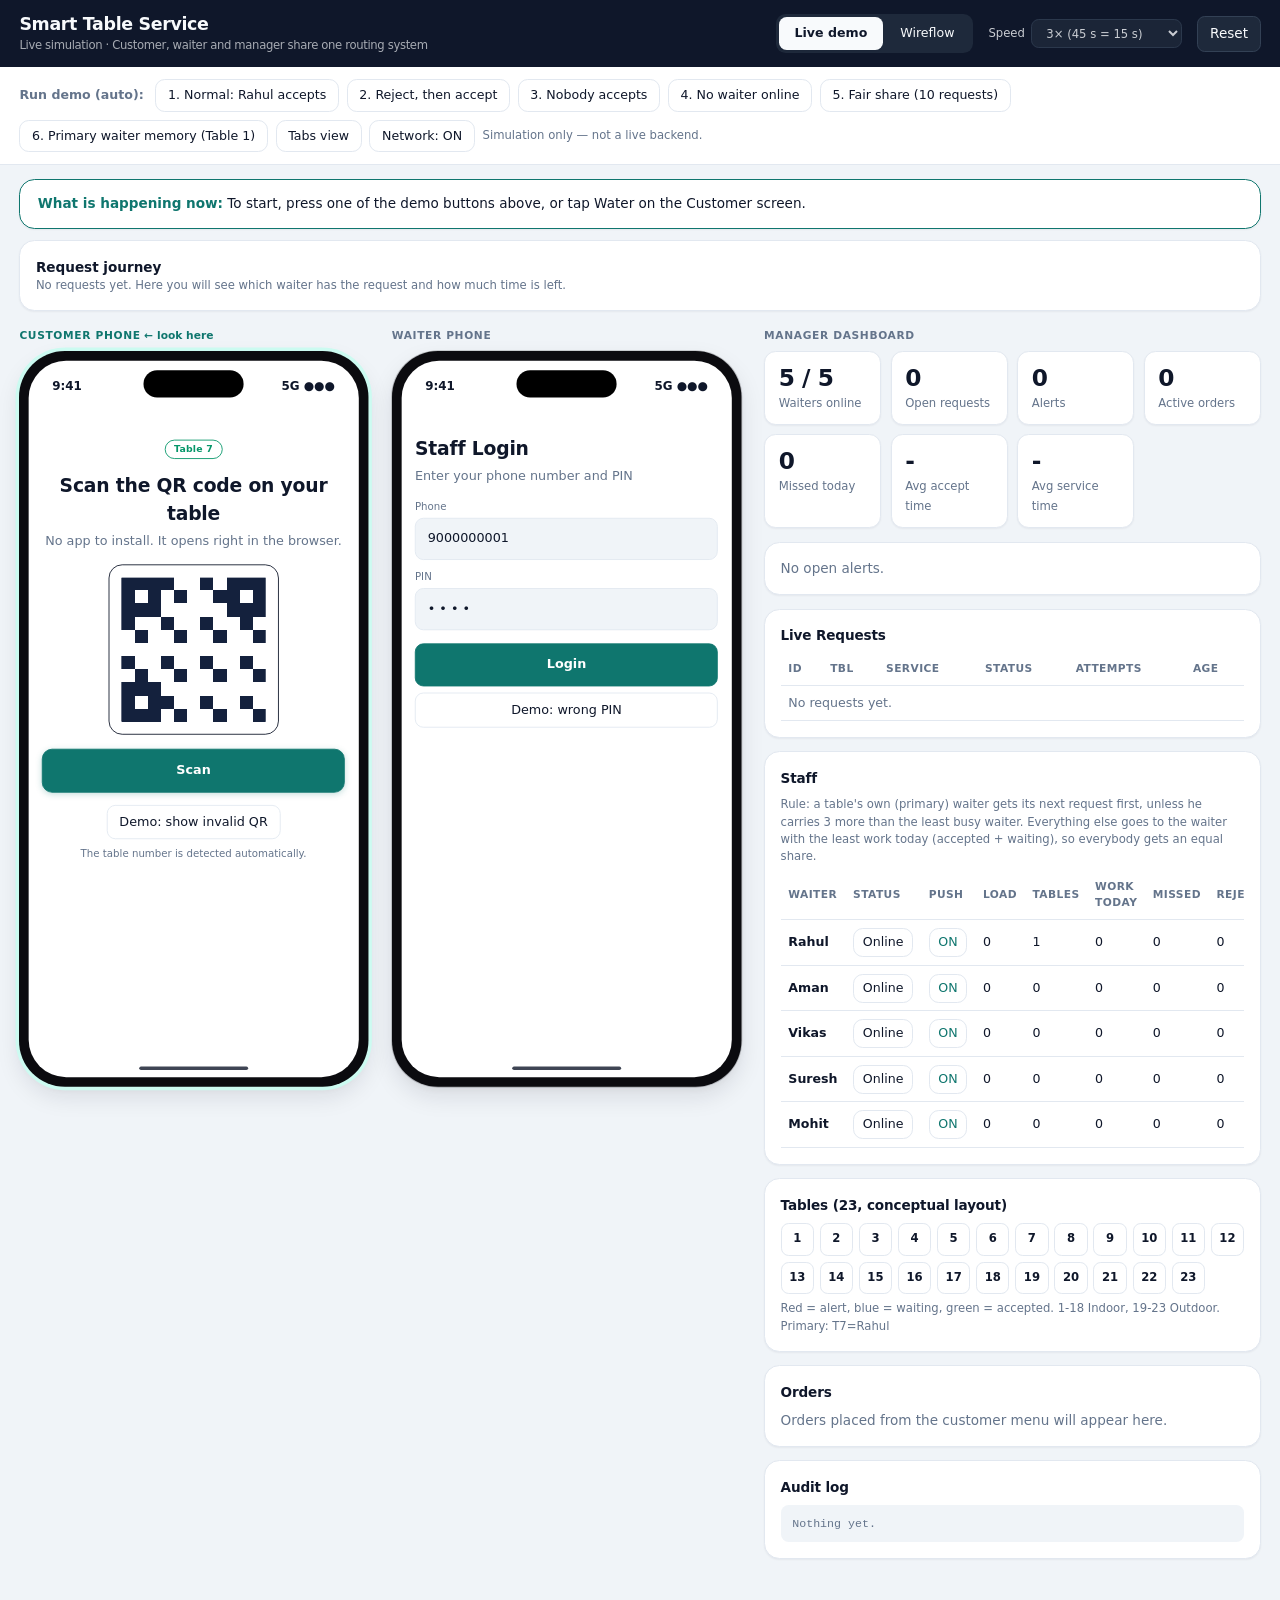
<file: backup_prototype/index.html>
<!DOCTYPE html>
<html lang="en">
<head>
  <meta charset="utf-8">
  <meta name="viewport" content="width=device-width, initial-scale=1, viewport-fit=cover">
  <title>Smart Table Service</title>
  <link rel="stylesheet" href="design.css">
</head>
<body>
  <div class="top">
    <h1>Smart Table Service
      <small>Live simulation · Customer, waiter and manager share one routing system</small>
    </h1>
    <div class="seg" role="group" aria-label="View">
      <button id="vb1" data-act="view" data-id="demo" class="on">Live demo</button>
      <button id="vb2" data-act="view" data-id="flow">Wireflow</button>
    </div>
    <label>Speed
      <select id="sp" aria-label="Simulation speed">
        <option value="1">1× (real: 45 s)</option>
        <option value="3" selected>3× (45 s = 15 s)</option>
        <option value="10">10× (45 s = 4.5 s)</option>
      </select>
    </label>
    <button data-act="reset">Reset</button>
  </div>

  <div id="vdemo">
    <div class="demo">
      <b>Run demo (auto):</b>
      <button class="b" data-act="demo" data-k="n">1. Normal: Rahul accepts</button>
      <button class="b" data-act="demo" data-k="r">2. Reject, then accept</button>
      <button class="b" data-act="demo" data-k="i">3. Nobody accepts</button>
      <button class="b" data-act="demo" data-k="o">4. No waiter online</button>
      <button class="b" data-act="demo" data-k="f">5. Fair share (10 requests)</button>
      <button class="b" data-act="demo" data-k="p">6. Primary waiter memory (Table 1)</button>
      <button class="b" id="tabsb" data-act="tabs" style="display:none">Tabs view</button>
      <button class="b" id="netb" data-act="net">Network: ON</button>
      <span class="mut sm">Simulation only — not a live backend.</span>
    </div>
    <div class="say" id="say" aria-live="polite"></div>
    <div class="panel" id="jr" style="margin:12px 20px 0"></div>
    <div class="tabs" id="tabs"></div>
    <div class="wrap">
      <section class="col" id="c1">
        <h2>Customer phone</h2>
        <div class="fit">
          <div class="iph">
            <div class="scrn">
              <div class="isl"></div>
              <div class="sb"><span>9:41</span><span>5G ●●●</span></div>
              <div class="scr" id="cust"></div>
              <div class="hb"></div>
            </div>
          </div>
        </div>
      </section>
      <section class="col" id="c2">
        <h2>Waiter phone</h2>
        <div class="fit">
          <div class="iph">
            <div class="scrn">
              <div class="isl"></div>
              <div class="sb"><span>9:41</span><span>5G ●●●</span></div>
              <div class="scr" id="wait"></div>
              <div class="hb"></div>
            </div>
          </div>
        </div>
      </section>
      <section class="col" id="c3">
        <h2>Manager dashboard</h2>
        <div id="mgr"></div>
      </section>
    </div>
  </div>
  <div id="vflow" class="fw" style="display:none"></div>
  <script src="app.js"></script>
</body>
</html>
</file>
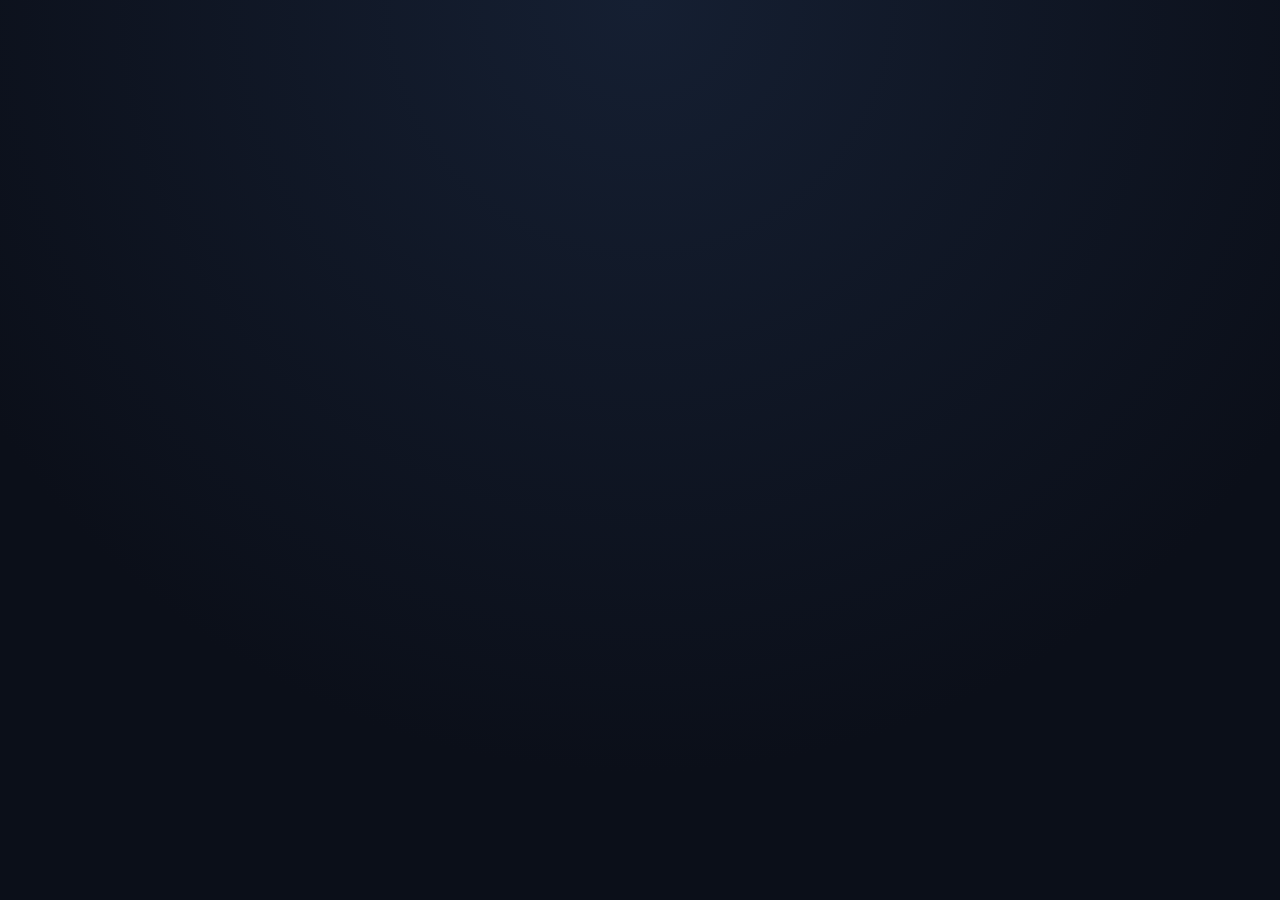
<file: FE/pages/auth/index.html>
<!DOCTYPE html>
<html lang="en">
<head>
  <meta charset="utf-8">
  <meta name="viewport" content="width=device-width, initial-scale=1, viewport-fit=cover">
  <title>Staff Portal Login — Grand Bistro & Cafe</title>
  <link rel="icon" type="image/svg+xml" href="../../assets/images/logo.svg">
  <link rel="stylesheet" href="../../assets/css/main.css">
</head>
<body>
  <div id="sts-header-container"></div>
  <main class="sts-main" id="sts-app-view" role="main"></main>
  <script type="module">
    import { router } from '../../assets/js/main.js';
    if (!window.location.hash.startsWith('#/auth')) {
      window.location.hash = '#/auth';
    }
  </script>
</body>
</html>
</file>
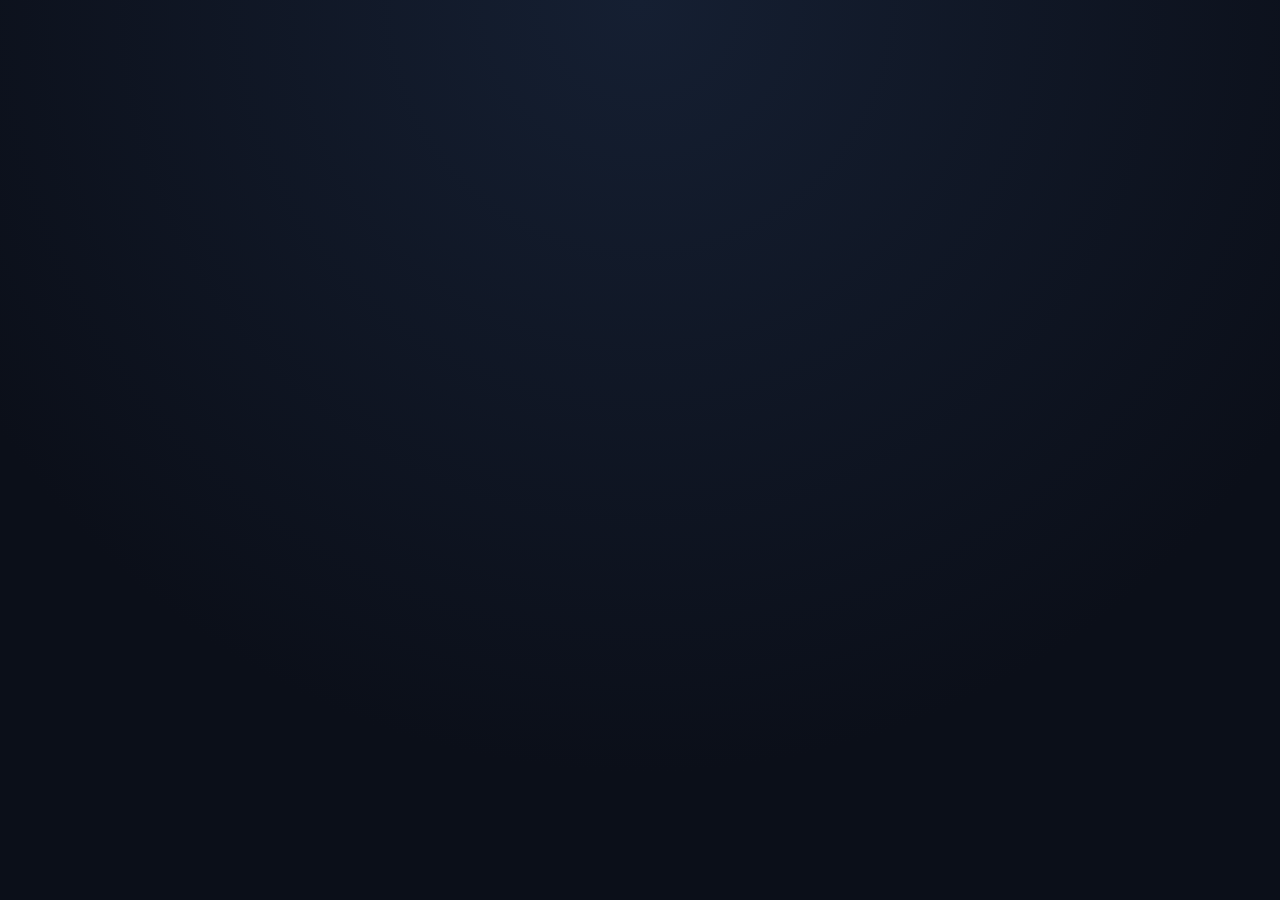
<file: FE/pages/customer/index.html>
<!DOCTYPE html>
<html lang="en">
<head>
  <meta charset="utf-8">
  <meta name="viewport" content="width=device-width, initial-scale=1, viewport-fit=cover">
  <title>Customer Dining Portal — Grand Bistro & Cafe</title>
  <link rel="icon" type="image/svg+xml" href="../../assets/images/logo.svg">
  <link rel="stylesheet" href="../../assets/css/main.css">
</head>
<body>
  <div id="sts-header-container"></div>
  <main class="sts-main" id="sts-app-view" role="main"></main>
  <script type="module">
    import { renderCustomerView } from '../../assets/js/customer.js';
    import { router } from '../../assets/js/main.js';
    const params = new URLSearchParams(window.location.search);
    if (!window.location.hash.startsWith('#/customer')) {
      window.location.hash = '#/customer' + (params.get('table') ? `?table=${params.get('table')}` : '?table=7');
    }
  </script>
</body>
</html>
</file>
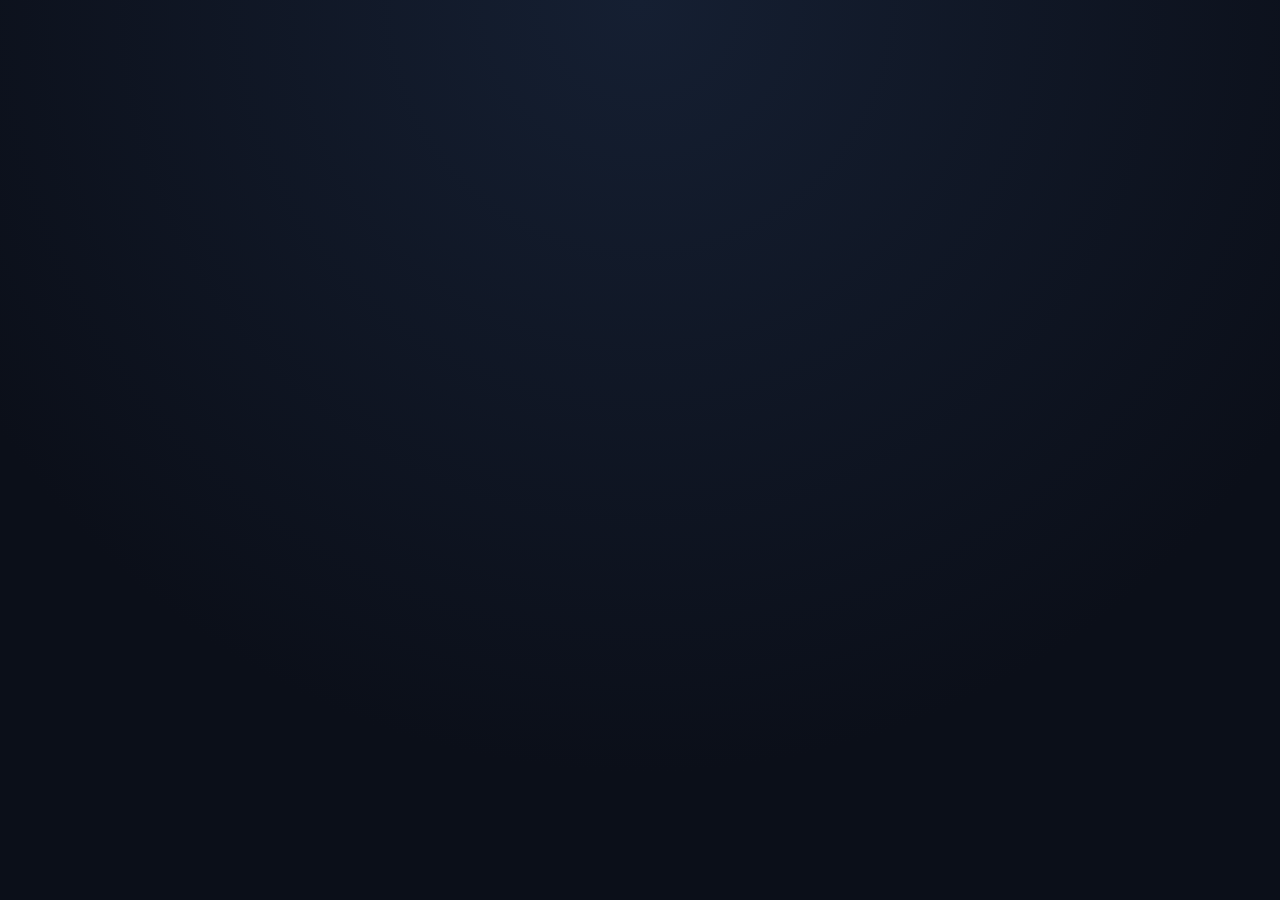
<file: FE/pages/manager/index.html>
<!DOCTYPE html>
<html lang="en">
<head>
  <meta charset="utf-8">
  <meta name="viewport" content="width=device-width, initial-scale=1, viewport-fit=cover">
  <title>Manager Operations Console — Grand Bistro & Cafe</title>
  <link rel="icon" type="image/svg+xml" href="../../assets/images/logo.svg">
  <link rel="stylesheet" href="../../assets/css/main.css">
</head>
<body>
  <div id="sts-header-container"></div>
  <main class="sts-main" id="sts-app-view" role="main"></main>
  <script type="module">
    import { renderManagerView } from '../../assets/js/manager.js';
    import { router } from '../../assets/js/main.js';
    if (!window.location.hash.startsWith('#/manager')) {
      window.location.hash = '#/manager/dashboard';
    }
  </script>
</body>
</html>
</file>
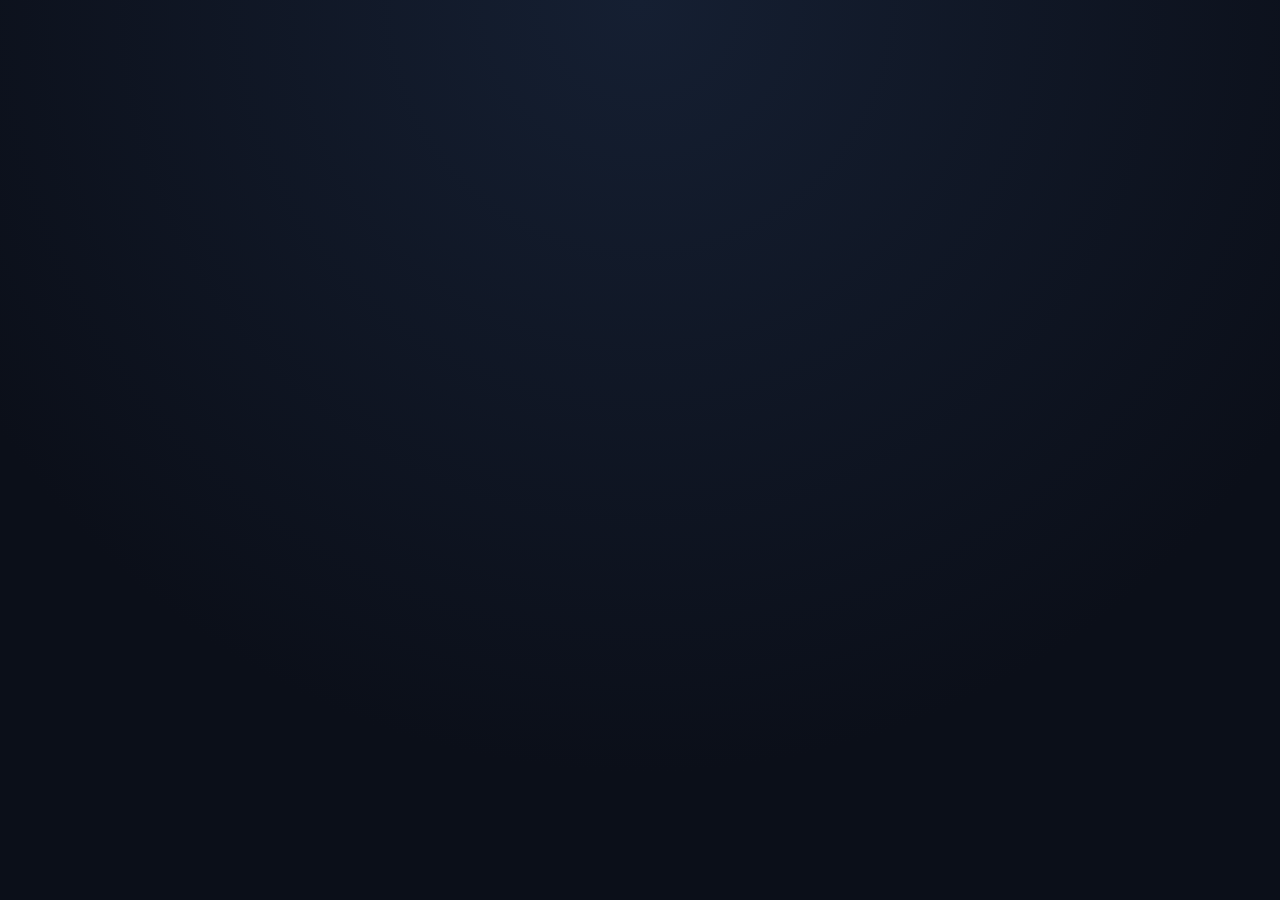
<file: FE/pages/waiter/index.html>
<!DOCTYPE html>
<html lang="en">
<head>
  <meta charset="utf-8">
  <meta name="viewport" content="width=device-width, initial-scale=1, viewport-fit=cover">
  <title>Waiter Workstation — Grand Bistro & Cafe</title>
  <link rel="icon" type="image/svg+xml" href="../../assets/images/logo.svg">
  <link rel="stylesheet" href="../../assets/css/main.css">
</head>
<body>
  <div id="sts-header-container"></div>
  <main class="sts-main" id="sts-app-view" role="main"></main>
  <script type="module">
    import { renderWaiterView } from '../../assets/js/waiter.js';
    import { router } from '../../assets/js/main.js';
    if (!window.location.hash.startsWith('#/waiter')) {
      window.location.hash = '#/waiter/dashboard';
    }
  </script>
</body>
</html>
</file>
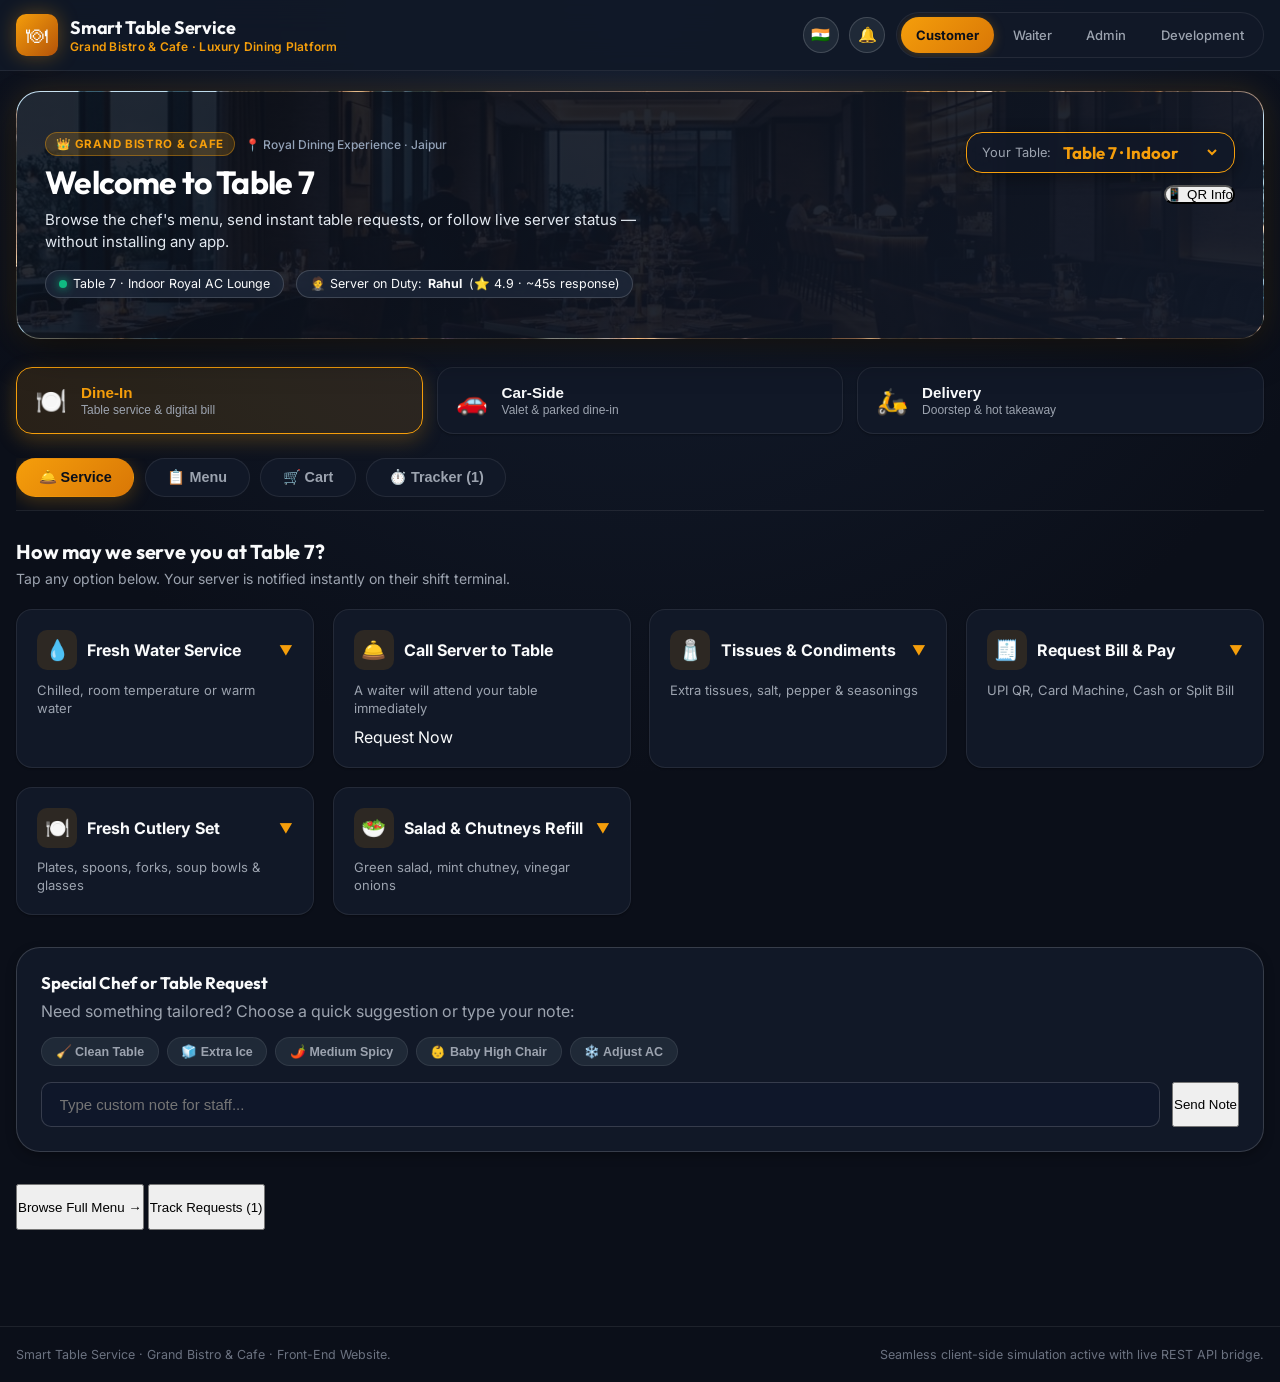
<file: preview_standalone.html>
<!DOCTYPE html>
<html lang="en">
<head>
  <meta charset="utf-8">
  <meta name="viewport" content="width=device-width, initial-scale=1, viewport-fit=cover">
  <title>Smart Table Service — Grand Bistro &amp; Cafe</title>
  <meta name="description" content="Grand Bistro &amp; Cafe luxury table service platform. Real-time table requests, digital menu, waiter shift workspace, admin management dashboard, and simulation routing engine.">
  <style>
/* SMART TABLE SERVICE - MODERN DESIGN SYSTEM
   Professional Browser-based Restaurant Platform
   Aesthetics: Luxury Slate and Amber Gold, Glassmorphism, Micro-animations
   Mobile-first: Optimized for 360px phones up to 4K displays
*/

@import url('https://fonts.googleapis.com/css2?family=Outfit:wght@400;500;600;700&family=Inter:wght@300;400;500;600;700&display=swap');

:root {
  /* Color Palette - Hospitality Dark Obsidian */
  --bg-base: #0B0F19;
  --bg-surface: #111827;
  --bg-surface-elevated: #1F2937;
  --bg-surface-hover: #283548;
  --bg-surface-glass: rgba(17, 24, 39, 0.88);
  --bg-input: #0F172A;

  --border-subtle: rgba(255, 255, 255, 0.08);
  --border-medium: rgba(255, 255, 255, 0.16);
  --border-strong: rgba(255, 255, 255, 0.28);
  --border-accent: rgba(245, 158, 11, 0.4);

  --text-primary: #F9FAFB;
  --text-secondary: #9CA3AF;
  --text-muted: #6B7280;
  --text-inverse: #0B0F19;

  /* Accent and Status Colors */
  --accent-gold: #F59E0B;
  --accent-gold-hover: #D97706;
  --accent-gold-light: #FEF3C7;
  --accent-gold-glow: rgba(245, 158, 11, 0.25);

  --status-success: #10B981;
  --status-success-bg: rgba(16, 185, 129, 0.15);
  --status-warning: #F59E0B;
  --status-warning-bg: rgba(245, 158, 11, 0.15);
  --status-danger: #EF4444;
  --status-danger-bg: rgba(239, 68, 68, 0.15);
  --status-info: #3B82F6;
  --status-info-bg: rgba(59, 130, 246, 0.15);
  --status-purple: #8B5CF6;
  --status-purple-bg: rgba(139, 92, 246, 0.15);

  /* Typography */
  --font-display: 'Outfit', -apple-system, BlinkMacSystemFont, 'Segoe UI', Roboto, sans-serif;
  --font-body: 'Inter', -apple-system, BlinkMacSystemFont, 'Segoe UI', Roboto, sans-serif;

  /* Sizing and Radii */
  --radius-xs: 4px;
  --radius-sm: 6px;
  --radius-md: 10px;
  --radius-lg: 16px;
  --radius-xl: 24px;
  --radius-full: 9999px;

  /* Shadows */
  --shadow-sm: 0 1px 2px 0 rgba(0, 0, 0, 0.3);
  --shadow-md: 0 4px 12px -2px rgba(0, 0, 0, 0.4);
  --shadow-lg: 0 10px 25px -3px rgba(0, 0, 0, 0.5);
  --shadow-glow: 0 0 20px -3px var(--accent-gold-glow);
  --shadow-glass: 0 8px 32px 0 rgba(0, 0, 0, 0.37);

  /* Touch and Transitions */
  --touch-target: 44px;
  --transition-fast: 150ms cubic-bezier(0.4, 0, 0.2, 1);
  --transition-normal: 250ms cubic-bezier(0.4, 0, 0.2, 1);
}

/* Base Reset and Box Sizing */
*, *::before, *::after {
  box-sizing: border-box;
  margin: 0;
  padding: 0;
  -webkit-tap-highlight-color: transparent;
}

html {
  font-size: 16px;
  background-color: var(--bg-base);
  color: var(--text-primary);
  font-family: var(--font-body);
  -webkit-font-smoothing: antialiased;
  -moz-osx-font-smoothing: grayscale;
  scroll-behavior: smooth;
  height: 100%;
}

body {
  min-height: 100%;
  display: flex;
  flex-direction: column;
  overflow-x: hidden;
  background: radial-gradient(circle at 50% 0%, #151F32 0%, #0B0F19 70%);
  background-attachment: fixed;
}

/* Typography Utilities */
h1, h2, h3, h4, h5, h6 {
  font-family: var(--font-display);
  font-weight: 600;
  color: var(--text-primary);
  line-height: 1.25;
}

p {
  line-height: 1.5;
  color: var(--text-secondary);
}

a {
  color: var(--accent-gold);
  text-decoration: none;
  transition: color var(--transition-fast);
}
a:hover {
  color: var(--accent-gold-hover);
}

:focus-visible {
  outline: 2px solid var(--accent-gold);
  outline-offset: 2px;
}

/* App Header */
.sts-header {
  position: sticky;
  top: 0;
  z-index: 50;
  backdrop-filter: blur(16px);
  -webkit-backdrop-filter: blur(16px);
  background: var(--bg-surface-glass);
  border-bottom: 1px solid var(--border-subtle);
  transition: all var(--transition-fast);
}

.sts-header-inner {
  max-width: 1280px;
  margin: 0 auto;
  padding: 0.75rem 1rem;
  display: flex;
  align-items: center;
  justify-content: space-between;
  gap: 1rem;
}

.sts-brand {
  display: flex;
  align-items: center;
  gap: 0.75rem;
  text-decoration: none;
  color: var(--text-primary);
}

.sts-brand-icon {
  width: 40px;
  height: 40px;
  border-radius: var(--radius-md);
  background: linear-gradient(135deg, #F59E0B, #B45309);
  display: flex;
  align-items: center;
  justify-content: center;
  font-size: 1.25rem;
  box-shadow: var(--shadow-glow);
  flex-shrink: 0;
}

.sts-brand-text {
  display: flex;
  flex-direction: column;
}

.sts-brand-title {
  font-family: var(--font-display);
  font-size: 1.125rem;
  font-weight: 700;
  letter-spacing: -0.01em;
  color: var(--text-primary);
}

.sts-brand-sub {
  font-size: 0.75rem;
  color: var(--accent-gold);
  font-weight: 500;
}

/* Table Badge (Customer Context) */
.sts-table-badge {
  display: inline-flex;
  align-items: center;
  gap: 0.45rem;
  padding: 0.4rem 0.85rem;
  background: rgba(245, 158, 11, 0.12);
  border: 1px solid var(--border-accent);
  border-radius: var(--radius-full);
  font-size: 0.8125rem;
  font-weight: 600;
  color: var(--accent-gold);
}

.sts-table-badge .dot {
  width: 8px;
  height: 8px;
  border-radius: 50%;
  background-color: var(--status-success);
  box-shadow: 0 0 8px var(--status-success);
}

/* Header Actions */
.sts-header-actions {
  display: flex;
  align-items: center;
  gap: 0.5rem;
}

/* Language Switcher */
.sts-lang-btn {
  background: var(--bg-surface-elevated);
  border: 1px solid var(--border-subtle);
  color: var(--text-secondary);
  font-size: 0.8125rem;
  font-weight: 600;
  padding: 0.4rem 0.75rem;
  border-radius: var(--radius-full);
  cursor: pointer;
  display: flex;
  align-items: center;
  gap: 0.35rem;
  transition: all var(--transition-fast);
  min-height: var(--touch-target);
}

.sts-lang-btn:hover {
  background: var(--bg-surface-hover);
  color: var(--text-primary);
  border-color: var(--border-medium);
}

/* Role Navigation Tabs */
.sts-nav-tabs {
  display: flex;
  align-items: center;
  background: var(--bg-surface);
  padding: 0.25rem;
  border-radius: var(--radius-full);
  border: 1px solid var(--border-subtle);
  gap: 0.25rem;
}

.sts-nav-link {
  padding: 0.35rem 0.85rem;
  font-size: 0.8125rem;
  font-weight: 500;
  color: var(--text-secondary);
  border-radius: var(--radius-full);
  transition: all var(--transition-fast);
  text-decoration: none;
  min-height: 36px;
  display: inline-flex;
  align-items: center;
}

.sts-nav-link:hover {
  color: var(--text-primary);
}

.sts-nav-link.active {
  background: var(--accent-gold);
  color: var(--text-inverse);
  font-weight: 600;
}

/* Main Container Shell */
.sts-main {
  flex: 1;
  max-width: 1280px;
  width: 100%;
  margin: 0 auto;
  padding: 1.25rem 1rem 5rem 1rem;
}

/* Buttons */
.btn {
  display: inline-flex;
  align-items: center;
  justify-content: center;
  gap: 0.5rem;
  font-family: var(--font-body);
  font-size: 0.875rem;
  font-weight: 600;
  padding: 0.625rem 1.25rem;
  border-radius: var(--radius-md);
  border: 1px solid transparent;
  cursor: pointer;
  transition: all var(--transition-fast);
  min-height: var(--touch-target);
  line-height: 1;
  text-decoration: none;
}

.btn-primary {
  background: linear-gradient(135deg, var(--accent-gold), #D97706);
  color: #0B0F19;
  box-shadow: 0 4px 14px var(--accent-gold-glow);
}
.btn-primary:hover:not(:disabled) {
  background: linear-gradient(135deg, #FBBF24, var(--accent-gold));
  transform: translateY(-1px);
  box-shadow: 0 6px 20px var(--accent-gold-glow);
}
.btn-primary:active:not(:disabled) {
  transform: translateY(0);
}

.btn-secondary {
  background: var(--bg-surface-elevated);
  border: 1px solid var(--border-medium);
  color: var(--text-primary);
}
.btn-secondary:hover:not(:disabled) {
  background: var(--bg-surface-hover);
  border-color: var(--border-strong);
}

.btn-success {
  background: linear-gradient(135deg, var(--status-success), #059669);
  color: #FFFFFF;
}
.btn-success:hover:not(:disabled) {
  background: linear-gradient(135deg, #34D399, var(--status-success));
}

.btn-danger {
  background: linear-gradient(135deg, var(--status-danger), #DC2626);
  color: #FFFFFF;
}
.btn-danger:hover:not(:disabled) {
  background: linear-gradient(135deg, #F87171, var(--status-danger));
}

.btn-outline {
  background: transparent;
  border: 1px solid var(--border-medium);
  color: var(--text-secondary);
}
.btn-outline:hover:not(:disabled) {
  border-color: var(--accent-gold);
  color: var(--accent-gold);
}

.btn-lg {
  padding: 0.875rem 1.75rem;
  font-size: 1rem;
  border-radius: var(--radius-lg);
  min-height: 52px;
}

.btn-sm {
  padding: 0.35rem 0.75rem;
  font-size: 0.8125rem;
  min-height: 36px;
  border-radius: var(--radius-sm);
}

.btn-icon {
  width: var(--touch-target);
  height: var(--touch-target);
  padding: 0;
  border-radius: var(--radius-full);
}

.btn:disabled {
  opacity: 0.5;
  cursor: not-allowed;
  transform: none !important;
}

/* Badges and Pills */
.badge {
  display: inline-flex;
  align-items: center;
  gap: 0.35rem;
  padding: 0.25rem 0.6rem;
  font-size: 0.75rem;
  font-weight: 600;
  border-radius: var(--radius-full);
  line-height: 1;
}

.badge-pending { background: var(--status-warning-bg); color: var(--status-warning); border: 1px solid rgba(245, 158, 11, 0.3); }
.badge-assigned { background: var(--status-info-bg); color: var(--status-info); border: 1px solid rgba(59, 130, 246, 0.3); }
.badge-accepted { background: var(--status-success-bg); color: var(--status-success); border: 1px solid rgba(16, 185, 129, 0.3); }
.badge-closed { background: rgba(107, 114, 128, 0.2); color: var(--text-secondary); border: 1px solid var(--border-subtle); }
.badge-failed { background: var(--status-danger-bg); color: var(--status-danger); border: 1px solid rgba(239, 68, 68, 0.3); }
.badge-alert { background: var(--status-danger-bg); color: var(--status-danger); border: 1px solid var(--status-danger); font-weight: 700; animation: pulse 2s infinite; }

@keyframes pulse {
  0%, 100% { opacity: 1; }
  50% { opacity: 0.6; }
}

/* Dietary Markers */
.diet-badge {
  display: inline-flex;
  align-items: center;
  justify-content: center;
  width: 18px;
  height: 18px;
  border-radius: 3px;
  background: transparent;
  flex-shrink: 0;
}

.diet-veg {
  border: 1.5px solid #10B981;
}
.diet-veg::after {
  content: '';
  width: 8px;
  height: 8px;
  border-radius: 50%;
  background-color: #10B981;
}

.diet-non-veg {
  border: 1.5px solid #EF4444;
}
.diet-non-veg::after {
  content: '';
  width: 0;
  height: 0;
  border-left: 4px solid transparent;
  border-right: 4px solid transparent;
  border-bottom: 7px solid #EF4444;
}

/* Cards and Surfaces */
.card {
  background: var(--bg-surface);
  border: 1px solid var(--border-subtle);
  border-radius: var(--radius-lg);
  padding: 1.25rem;
  box-shadow: var(--shadow-sm);
  transition: all var(--transition-fast);
}

.card:hover {
  border-color: var(--border-medium);
}

.card-interactive:hover {
  border-color: var(--border-accent);
  transform: translateY(-2px);
  box-shadow: var(--shadow-md);
}

/* Form Controls */
.form-group {
  display: flex;
  flex-direction: column;
  gap: 0.4rem;
  margin-bottom: 1rem;
}

.form-label {
  font-size: 0.8125rem;
  font-weight: 600;
  color: var(--text-secondary);
}

.form-input, .form-select, .form-textarea {
  width: 100%;
  padding: 0.75rem 1rem;
  background: var(--bg-input);
  border: 1px solid var(--border-medium);
  border-radius: var(--radius-md);
  color: var(--text-primary);
  font-family: var(--font-body);
  font-size: 0.9375rem;
  min-height: var(--touch-target);
  transition: all var(--transition-fast);
}

.form-input:focus, .form-select:focus, .form-textarea:focus {
  border-color: var(--accent-gold);
  background: #141E30;
  box-shadow: 0 0 0 3px var(--accent-gold-glow);
  outline: none;
}

.form-input::placeholder {
  color: var(--text-muted);
}

/* Quantity Stepper Component */
.qty-stepper {
  display: inline-flex;
  align-items: center;
  background: var(--bg-surface-elevated);
  border: 1px solid var(--border-medium);
  border-radius: var(--radius-full);
  overflow: hidden;
  height: 38px;
}

.qty-btn {
  width: 36px;
  height: 100%;
  background: transparent;
  border: none;
  color: var(--accent-gold);
  font-size: 1.125rem;
  font-weight: 700;
  cursor: pointer;
  display: flex;
  align-items: center;
  justify-content: center;
  transition: background var(--transition-fast);
}

.qty-btn:hover {
  background: var(--bg-surface-hover);
}

.qty-val {
  min-width: 28px;
  text-align: center;
  font-size: 0.875rem;
  font-weight: 700;
  color: var(--text-primary);
}

/* Service Request Quick Action Bar (Customer View) */
.service-actions-grid {
  display: grid;
  grid-template-columns: repeat(auto-fill, minmax(130px, 1fr));
  gap: 0.75rem;
  margin-bottom: 1.5rem;
}

.service-btn {
  display: flex;
  flex-direction: column;
  align-items: center;
  justify-content: center;
  gap: 0.5rem;
  padding: 0.85rem 0.5rem;
  background: var(--bg-surface);
  border: 1px solid var(--border-subtle);
  border-radius: var(--radius-md);
  color: var(--text-primary);
  cursor: pointer;
  transition: all var(--transition-fast);
  text-align: center;
  min-height: 74px;
}

.service-btn:hover {
  border-color: var(--accent-gold);
  background: var(--bg-surface-hover);
  transform: translateY(-2px);
  box-shadow: var(--shadow-sm);
}

.service-btn .icon {
  font-size: 1.5rem;
}

.service-btn .label {
  font-size: 0.8125rem;
  font-weight: 600;
}

/* Live Active Request Tracker Banner */
.active-tracker-banner {
  background: linear-gradient(135deg, rgba(245, 158, 11, 0.12), rgba(17, 24, 39, 0.95));
  border: 1px solid var(--border-accent);
  border-radius: var(--radius-lg);
  padding: 1rem 1.25rem;
  margin-bottom: 1.5rem;
  display: flex;
  align-items: center;
  justify-content: space-between;
  gap: 1rem;
  box-shadow: var(--shadow-glow);
  animation: fadeIn 0.3s ease;
}

@keyframes fadeIn {
  from { opacity: 0; transform: translateY(-6px); }
  to { opacity: 1; transform: translateY(0); }
}

.tracker-info {
  display: flex;
  align-items: center;
  gap: 0.75rem;
}

.tracker-icon-pulse {
  width: 42px;
  height: 42px;
  border-radius: 50%;
  background: var(--accent-gold-glow);
  color: var(--accent-gold);
  display: flex;
  align-items: center;
  justify-content: center;
  font-size: 1.25rem;
  animation: pulse 2s infinite;
}

/* Menu Categories Pills */
.category-nav {
  display: flex;
  gap: 0.5rem;
  overflow-x: auto;
  padding-bottom: 0.5rem;
  margin-bottom: 1.25rem;
  scrollbar-width: none;
}
.category-nav::-webkit-scrollbar {
  display: none;
}

.category-pill {
  padding: 0.5rem 1.125rem;
  background: var(--bg-surface);
  border: 1px solid var(--border-subtle);
  border-radius: var(--radius-full);
  font-size: 0.875rem;
  font-weight: 600;
  color: var(--text-secondary);
  white-space: nowrap;
  cursor: pointer;
  transition: all var(--transition-fast);
}

.category-pill:hover {
  color: var(--text-primary);
  border-color: var(--border-medium);
}

.category-pill.active {
  background: var(--accent-gold);
  border-color: var(--accent-gold);
  color: var(--text-inverse);
  box-shadow: var(--shadow-glow);
}

/* Search Bar */
.search-bar-wrap {
  position: relative;
  margin-bottom: 1.25rem;
}

.search-input {
  width: 100%;
  padding: 0.75rem 1rem 0.75rem 2.5rem;
  background: var(--bg-surface);
  border: 1px solid var(--border-subtle);
  border-radius: var(--radius-full);
  color: var(--text-primary);
  font-size: 0.875rem;
  min-height: var(--touch-target);
  transition: all var(--transition-fast);
}

.search-input:focus {
  border-color: var(--accent-gold);
  outline: none;
  background: var(--bg-input);
}

.search-icon {
  position: absolute;
  left: 1rem;
  top: 50%;
  transform: translateY(-50%);
  color: var(--text-muted);
  pointer-events: none;
}

/* Menu Grid */
.menu-grid {
  display: grid;
  grid-template-columns: repeat(auto-fill, minmax(280px, 1fr));
  gap: 1.25rem;
}

.menu-card {
  background: var(--bg-surface);
  border: 1px solid var(--border-subtle);
  border-radius: var(--radius-lg);
  overflow: hidden;
  display: flex;
  flex-direction: column;
  transition: all var(--transition-fast);
}

.menu-card:hover {
  border-color: var(--border-medium);
  box-shadow: var(--shadow-md);
}

.menu-card-img-wrap {
  width: 100%;
  height: 160px;
  background: #1A2333;
  position: relative;
  overflow: hidden;
  display: flex;
  align-items: center;
  justify-content: center;
}

.menu-card-img {
  width: 100%;
  height: 100%;
  object-fit: cover;
  transition: transform 0.4s ease;
}

.menu-card:hover .menu-card-img {
  transform: scale(1.05);
}

.menu-card-body {
  padding: 1rem;
  display: flex;
  flex-direction: column;
  flex: 1;
}

.menu-card-header {
  display: flex;
  align-items: flex-start;
  justify-content: space-between;
  gap: 0.5rem;
  margin-bottom: 0.35rem;
}

.menu-card-title {
  font-size: 1rem;
  font-weight: 600;
  color: var(--text-primary);
}

.menu-card-desc {
  font-size: 0.8125rem;
  color: var(--text-secondary);
  margin-bottom: 0.75rem;
  line-height: 1.4;
  flex: 1;
}

.menu-card-footer {
  display: flex;
  align-items: center;
  justify-content: space-between;
  margin-top: auto;
  padding-top: 0.5rem;
  border-top: 1px solid var(--border-subtle);
}

.menu-card-price {
  font-family: var(--font-display);
  font-size: 1.125rem;
  font-weight: 700;
  color: var(--accent-gold);
}

/* Floating Cart Bar (Customer Mobile) */
.floating-cart-bar {
  position: fixed;
  bottom: 1.25rem;
  left: 50%;
  transform: translateX(-50%);
  width: calc(100% - 2rem);
  max-width: 500px;
  background: linear-gradient(135deg, #F59E0B, #D97706);
  border-radius: var(--radius-full);
  padding: 0.75rem 1.25rem;
  display: flex;
  align-items: center;
  justify-content: space-between;
  box-shadow: 0 10px 25px -3px rgba(245, 158, 11, 0.5);
  z-index: 40;
  cursor: pointer;
  transition: transform var(--transition-fast);
}

.floating-cart-bar:hover {
  transform: translateX(-50%) translateY(-2px);
}

.floating-cart-text {
  font-weight: 700;
  color: #0B0F19;
  display: flex;
  align-items: center;
  gap: 0.5rem;
  font-size: 0.9375rem;
}

.floating-cart-total {
  font-family: var(--font-display);
  font-weight: 800;
  color: #0B0F19;
  font-size: 1.125rem;
}

/* Modals and Dialogs */
.modal-backdrop {
  position: fixed;
  inset: 0;
  background: rgba(0, 0, 0, 0.75);
  backdrop-filter: blur(8px);
  -webkit-backdrop-filter: blur(8px);
  display: flex;
  align-items: center;
  justify-content: center;
  padding: 1rem;
  z-index: 100;
  opacity: 0;
  pointer-events: none;
  transition: opacity var(--transition-normal);
}

.modal-backdrop.open {
  opacity: 1;
  pointer-events: auto;
}

.modal-dialog {
  background: var(--bg-surface);
  border: 1px solid var(--border-medium);
  border-radius: var(--radius-xl);
  max-width: 540px;
  width: 100%;
  max-height: 90vh;
  overflow-y: auto;
  box-shadow: var(--shadow-lg);
  transform: scale(0.95);
  transition: transform var(--transition-normal);
}

.modal-backdrop.open .modal-dialog {
  transform: scale(1);
}

.modal-header {
  padding: 1.25rem 1.5rem;
  border-bottom: 1px solid var(--border-subtle);
  display: flex;
  align-items: center;
  justify-content: space-between;
}

.modal-body {
  padding: 1.5rem;
}

.modal-footer {
  padding: 1rem 1.5rem;
  border-top: 1px solid var(--border-subtle);
  display: flex;
  align-items: center;
  justify-content: flex-end;
  gap: 0.75rem;
}

/* Drawer Component (Slide-over Cart and Details) */
.drawer-backdrop {
  position: fixed;
  inset: 0;
  background: rgba(0, 0, 0, 0.75);
  backdrop-filter: blur(4px);
  z-index: 100;
  opacity: 0;
  pointer-events: none;
  transition: opacity var(--transition-normal);
}

.drawer-backdrop.open {
  opacity: 1;
  pointer-events: auto;
}

.drawer-content {
  position: fixed;
  top: 0;
  right: 0;
  bottom: 0;
  width: 100%;
  max-width: 440px;
  background: var(--bg-surface);
  border-left: 1px solid var(--border-subtle);
  box-shadow: var(--shadow-lg);
  display: flex;
  flex-direction: column;
  transform: translateX(100%);
  transition: transform var(--transition-normal);
  z-index: 101;
}

.drawer-backdrop.open .drawer-content {
  transform: translateX(0);
}

.drawer-header {
  padding: 1.25rem;
  border-bottom: 1px solid var(--border-subtle);
  display: flex;
  align-items: center;
  justify-content: space-between;
}

.drawer-body {
  padding: 1.25rem;
  flex: 1;
  overflow-y: auto;
}

.drawer-footer {
  padding: 1.25rem;
  border-top: 1px solid var(--border-subtle);
  background: var(--bg-surface-elevated);
}

/* Toasts */
.toast-container {
  position: fixed;
  top: 1rem;
  right: 1rem;
  z-index: 200;
  display: flex;
  flex-direction: column;
  gap: 0.5rem;
  max-width: 380px;
  width: calc(100% - 2rem);
  pointer-events: none;
}

.toast {
  pointer-events: auto;
  background: var(--bg-surface-elevated);
  border: 1px solid var(--border-medium);
  border-radius: var(--radius-md);
  padding: 0.85rem 1rem;
  box-shadow: var(--shadow-lg);
  display: flex;
  align-items: flex-start;
  gap: 0.75rem;
  animation: slideInRight 0.3s ease;
  color: var(--text-primary);
  font-size: 0.875rem;
}

@keyframes slideInRight {
  from { transform: translateX(100%); opacity: 0; }
  to { transform: translateX(0); opacity: 1; }
}

.toast-success { border-left: 4px solid var(--status-success); }
.toast-error { border-left: 4px solid var(--status-danger); }
.toast-warning { border-left: 4px solid var(--status-warning); }
.toast-info { border-left: 4px solid var(--status-info); }

/* Table 23 Map Grid (Admin/Manager View) */
.tables-grid {
  display: grid;
  grid-template-columns: repeat(auto-fill, minmax(130px, 1fr));
  gap: 0.85rem;
}

.table-box {
  background: var(--bg-surface);
  border: 1px solid var(--border-subtle);
  border-radius: var(--radius-md);
  padding: 0.85rem 0.6rem;
  display: flex;
  flex-direction: column;
  align-items: center;
  text-align: center;
  gap: 0.35rem;
  cursor: pointer;
  transition: all var(--transition-fast);
}

.table-box:hover {
  border-color: var(--border-accent);
  transform: translateY(-2px);
  background: var(--bg-surface-hover);
}

.table-box.status-alert {
  border-color: var(--status-danger);
  background: var(--status-danger-bg);
  box-shadow: 0 0 12px var(--status-danger-bg);
}

.table-box.status-acc {
  border-color: var(--status-success);
  background: var(--status-success-bg);
}

.table-box.status-wait {
  border-color: var(--status-warning);
  background: var(--status-warning-bg);
}

.table-num {
  font-family: var(--font-display);
  font-size: 1.25rem;
  font-weight: 700;
  color: var(--text-primary);
}

.table-section-tag {
  font-size: 0.6875rem;
  text-transform: uppercase;
  letter-spacing: 0.05em;
  color: var(--text-secondary);
}

/* Waiter View Task Card with Pulse Countdown */
.waiter-task-card {
  background: var(--bg-surface);
  border: 2px solid var(--border-accent);
  border-radius: var(--radius-xl);
  padding: 1.5rem;
  box-shadow: var(--shadow-glow);
  margin-bottom: 1.25rem;
}

.waiter-countdown-bar {
  width: 100%;
  height: 8px;
  background: var(--bg-surface-elevated);
  border-radius: var(--radius-full);
  overflow: hidden;
  margin: 1rem 0;
}

.waiter-countdown-progress {
  height: 100%;
  background: linear-gradient(90deg, var(--status-success), var(--status-warning), var(--status-danger));
  transition: width 1s linear;
}

/* Skeleton Loading */
.skeleton {
  background: linear-gradient(90deg, #162032 25%, #223048 50%, #162032 75%);
  background-size: 200% 100%;
  animation: skeletonShimmer 1.5s infinite;
  border-radius: var(--radius-sm);
}

@keyframes skeletonShimmer {
  0% { background-position: 200% 0; }
  100% { background-position: -200% 0; }
}

/* Responsive Media Queries */
@media (max-width: 640px) {
  .sts-header-inner {
    padding: 0.5rem 0.75rem;
  }
  .sts-brand-title {
    font-size: 0.9375rem;
  }
  .sts-main {
    padding: 1rem 0.75rem 5rem 0.75rem;
  }
  .menu-grid {
    grid-template-columns: 1fr;
  }
  .modal-dialog {
    margin: 0.5rem;
    max-height: 95vh;
  }
}


/* ==========================================================================
   SMART TABLE SERVICE - LUXURY RESTAURANT FRONT-END ELEVATIONS
   High-end hospitality aesthetic: Luxury Obsidian, Amber Gold, and Glassmorphism
   ========================================================================== */

:root {
  --bg: var(--bg-base);
  --card: var(--bg-surface);
  --ink: var(--text-primary);
  --mut: var(--text-secondary);
  --line: var(--border-subtle);
  --acc: var(--accent-gold);
  --accbg: rgba(245, 158, 11, 0.15);
  --acc-hover: var(--accent-gold-hover);
  --ok: var(--status-success);
  --okbg: var(--status-success-bg);
  --red: var(--status-danger);
  --redbg: var(--status-danger-bg);
  --amb: var(--status-warning);
  --ambbg: var(--status-warning-bg);
  --blu: var(--status-info);
  --blubg: var(--status-info-bg);
  --hd: var(--bg-surface-glass);
}

/* Header & Navigation */
.site-header {
  position: sticky;
  top: 0;
  z-index: 50;
  backdrop-filter: blur(16px);
  -webkit-backdrop-filter: blur(16px);
  background: var(--bg-surface-glass);
  border-bottom: 1px solid var(--border-subtle);
  transition: all var(--transition-fast);
}

.site-header-inner {
  max-width: 1280px;
  margin: 0 auto;
  padding: 0.75rem 1rem;
  display: flex;
  align-items: center;
  justify-content: space-between;
  gap: 1rem;
}

.brand {
  display: flex;
  align-items: center;
  gap: 0.75rem;
  text-decoration: none;
  color: var(--text-primary);
}

.brand-mark {
  width: 42px;
  height: 42px;
  border-radius: var(--radius-md);
  background: linear-gradient(135deg, #F59E0B, #B45309);
  display: flex;
  align-items: center;
  justify-content: center;
  font-size: 1.35rem;
  box-shadow: 0 0 20px rgba(245, 158, 11, 0.35);
  flex-shrink: 0;
}

.brand-text {
  display: flex;
  flex-direction: column;
}

.brand-text strong {
  font-family: var(--font-display);
  font-size: 1.125rem;
  font-weight: 700;
  letter-spacing: -0.01em;
  color: var(--text-primary);
}

.brand-text small {
  font-size: 0.75rem;
  color: var(--accent-gold);
  font-weight: 600;
  letter-spacing: 0.02em;
}

.header-right-tools {
  display: flex;
  align-items: center;
  gap: 0.65rem;
}

.icon-btn {
  background: var(--bg-surface-elevated);
  border: 1px solid var(--border-medium);
  color: var(--text-secondary);
  width: 36px;
  height: 36px;
  border-radius: var(--radius-full);
  display: flex;
  align-items: center;
  justify-content: center;
  cursor: pointer;
  transition: all var(--transition-fast);
  font-size: 0.95rem;
}

.icon-btn:hover {
  border-color: var(--accent-gold);
  color: var(--accent-gold);
  background: var(--bg-surface-hover);
}

.site-nav {
  display: flex;
  align-items: center;
  background: var(--bg-surface);
  padding: 0.25rem;
  border-radius: var(--radius-full);
  border: 1px solid var(--border-subtle);
  gap: 0.25rem;
  overflow-x: auto;
}

.site-nav a {
  padding: 0.4rem 0.95rem;
  font-size: 0.8125rem;
  font-weight: 500;
  color: var(--text-secondary);
  border-radius: var(--radius-full);
  transition: all var(--transition-fast);
  text-decoration: none;
  min-height: 36px;
  display: inline-flex;
  align-items: center;
  white-space: nowrap;
}

.site-nav a:hover {
  color: var(--text-primary);
}

.site-nav a.on {
  background: linear-gradient(135deg, #F59E0B, #D97706);
  color: #0B0F19;
  font-weight: 700;
  box-shadow: 0 2px 12px var(--accent-gold-glow);
}

/* Shell and Layout */
#app-shell {
  display: flex;
  flex-direction: column;
  min-height: calc(100vh - 65px);
}

.app-views {
  flex: 1;
  max-width: 1280px;
  width: 100%;
  margin: 0 auto;
  padding: 1.25rem 1rem 6rem 1rem;
}

.view-panel {
  display: none;
  animation: fadeIn 0.25s ease-out;
}

.view-panel.show {
  display: block;
}

.surface {
  width: 100%;
}

.site-footer {
  border-top: 1px solid var(--border-subtle);
  padding: 1.25rem 1rem;
  font-size: 0.78rem;
  color: var(--text-muted);
  display: flex;
  justify-content: space-between;
  align-items: center;
  flex-wrap: wrap;
  gap: 0.75rem;
  max-width: 1280px;
  margin: 0 auto;
  width: 100%;
}

/* Luxury Restaurant Hero Banner */
.cust-hero {
  position: relative;
  border-radius: var(--radius-xl);
  overflow: hidden;
  padding: 2.5rem 1.75rem;
  margin-bottom: 1.75rem;
  border: 1px solid var(--border-medium);
  box-shadow: 0 16px 40px -10px rgba(0, 0, 0, 0.7), 0 0 30px rgba(245, 158, 11, 0.15);
  display: flex;
  justify-content: space-between;
  align-items: flex-start;
  flex-wrap: wrap;
  gap: 1.5rem;
  background-image: url('[data-uri]');
  background-size: cover;
  background-position: center;
}

.cust-hero::before {
  content: '';
  position: absolute;
  inset: 0;
  background: linear-gradient(135deg, rgba(11, 15, 25, 0.88) 0%, rgba(17, 24, 39, 0.95) 100%);
  z-index: 1;
}

.cust-hero > * {
  position: relative;
  z-index: 2;
}

.brand-eyebrow {
  display: flex;
  align-items: center;
  gap: 0.6rem;
  margin-bottom: 0.4rem;
  flex-wrap: wrap;
}

.gold-badge {
  display: inline-flex;
  align-items: center;
  gap: 0.35rem;
  padding: 0.25rem 0.65rem;
  background: rgba(245, 158, 11, 0.18);
  border: 1px solid var(--border-accent);
  border-radius: var(--radius-full);
  font-size: 0.72rem;
  font-weight: 700;
  color: var(--accent-gold);
  letter-spacing: 0.06em;
  text-transform: uppercase;
}

.loc-badge {
  font-size: 0.75rem;
  color: #94A3B8;
  font-weight: 500;
}

.cust-hero h2 {
  font-size: 2rem;
  font-weight: 700;
  margin-bottom: 0.4rem;
  color: #FFFFFF;
  letter-spacing: -0.02em;
}

.cust-hero p.mut {
  max-width: 600px;
  font-size: 0.9375rem;
  color: #E2E8F0;
  line-height: 1.5;
}

.hero-meta-pills {
  display: flex;
  align-items: center;
  gap: 0.75rem;
  margin-top: 1rem;
  flex-wrap: wrap;
}

.meta-pill {
  display: inline-flex;
  align-items: center;
  gap: 0.4rem;
  padding: 0.35rem 0.8rem;
  background: rgba(30, 41, 59, 0.75);
  border: 1px solid var(--border-medium);
  border-radius: var(--radius-full);
  font-size: 0.78rem;
  color: var(--text-primary);
  backdrop-filter: blur(8px);
}

.meta-pill .dot {
  width: 8px;
  height: 8px;
  border-radius: 50%;
  background: var(--status-success);
  box-shadow: 0 0 10px var(--status-success);
}

.table-chip {
  display: flex;
  flex-direction: column;
  align-items: flex-end;
  gap: 0.5rem;
}

.table-chip-box {
  display: flex;
  align-items: center;
  gap: 0.5rem;
  background: rgba(17, 24, 39, 0.9);
  border: 1.5px solid var(--accent-gold);
  border-radius: var(--radius-lg);
  padding: 0.5rem 0.9rem;
  box-shadow: 0 4px 16px rgba(0, 0, 0, 0.4);
}

.table-chip-box select {
  background: transparent;
  border: none;
  color: var(--accent-gold);
  font-family: var(--font-display);
  font-size: 1.05rem;
  font-weight: 700;
  cursor: pointer;
  outline: none;
}

.table-chip-box select option {
  background: var(--bg-surface);
  color: var(--text-primary);
}

/* Order Type Selector - High-End Touch Cards */
.otype-row {
  display: grid;
  grid-template-columns: repeat(auto-fit, minmax(200px, 1fr));
  gap: 0.85rem;
  margin-bottom: 1.5rem;
}

.otype {
  background: var(--bg-surface);
  border: 1px solid var(--border-subtle);
  border-radius: var(--radius-lg);
  padding: 1rem 1.15rem;
  text-align: left;
  cursor: pointer;
  transition: all var(--transition-fast);
  display: flex;
  align-items: center;
  gap: 0.85rem;
  box-shadow: var(--shadow-sm);
}

.otype:hover {
  background: var(--bg-surface-hover);
  border-color: var(--border-medium);
  transform: translateY(-2px);
}

.otype.on {
  background: rgba(245, 158, 11, 0.12);
  border: 1.5px solid var(--accent-gold);
  box-shadow: 0 6px 20px var(--accent-gold-glow);
}

.otype-icon {
  font-size: 1.6rem;
  flex-shrink: 0;
}

.otype-text {
  display: flex;
  flex-direction: column;
  gap: 0.15rem;
}

.otype-text b {
  font-size: 0.95rem;
  color: var(--text-primary);
}

.otype.on .otype-text b {
  color: var(--accent-gold);
}

.otype-text small {
  font-size: 0.75rem;
  color: var(--text-secondary);
}

/* Subnav Navigation Pills */
.subnav {
  display: flex;
  gap: 0.65rem;
  margin-bottom: 1.75rem;
  border-bottom: 1px solid var(--border-subtle);
  padding-bottom: 0.85rem;
  overflow-x: auto;
  scrollbar-width: none;
}

.subnav::-webkit-scrollbar {
  display: none;
}

.subnav button {
  background: var(--bg-surface);
  border: 1px solid var(--border-subtle);
  border-radius: var(--radius-full);
  padding: 0.6rem 1.35rem;
  font-size: 0.9rem;
  font-weight: 600;
  color: var(--text-secondary);
  cursor: pointer;
  white-space: nowrap;
  transition: all var(--transition-fast);
  display: inline-flex;
  align-items: center;
  gap: 0.45rem;
}

.subnav button:hover {
  color: var(--text-primary);
  border-color: var(--border-medium);
}

.subnav button.on {
  background: linear-gradient(135deg, #F59E0B, #D97706);
  border-color: transparent;
  color: #0B0F19;
  font-weight: 700;
  box-shadow: 0 4px 18px var(--accent-gold-glow);
}

/* Section Headers */
.section-head {
  margin-bottom: 1.25rem;
}

.section-head h4 {
  font-size: 1.25rem;
  font-weight: 700;
  color: var(--text-primary);
  letter-spacing: -0.01em;
  margin-bottom: 0.25rem;
}

.section-head p {
  font-size: 0.875rem;
  color: var(--text-secondary);
}

/* Quick Service Cards Grid */
.service-cards-grid {
  display: grid;
  grid-template-columns: repeat(auto-fill, minmax(260px, 1fr));
  gap: 1.15rem;
  margin-bottom: 2rem;
}

.quick-svc-card {
  background: var(--bg-surface);
  border: 1px solid var(--border-subtle);
  border-radius: var(--radius-lg);
  padding: 1.25rem;
  cursor: pointer;
  transition: all var(--transition-fast);
  display: flex;
  flex-direction: column;
  gap: 0.65rem;
  box-shadow: var(--shadow-sm);
  position: relative;
  overflow: hidden;
}

.quick-svc-card::before {
  content: '';
  position: absolute;
  top: 0;
  left: 0;
  right: 0;
  height: 3px;
  background: transparent;
  transition: background var(--transition-fast);
}

.quick-svc-card:hover {
  border-color: var(--accent-gold);
  transform: translateY(-3px);
  background: var(--bg-surface-hover);
  box-shadow: 0 10px 25px rgba(0, 0, 0, 0.4), 0 0 20px var(--accent-gold-glow);
}

.quick-svc-card:hover::before {
  background: linear-gradient(90deg, var(--accent-gold), #D97706);
}

.quick-svc-header {
  display: flex;
  align-items: center;
  justify-content: space-between;
  gap: 0.5rem;
}

.quick-svc-title {
  display: flex;
  align-items: center;
  gap: 0.65rem;
}

.quick-svc-icon {
  width: 40px;
  height: 40px;
  border-radius: var(--radius-md);
  background: rgba(245, 158, 11, 0.12);
  color: var(--accent-gold);
  display: flex;
  align-items: center;
  justify-content: center;
  font-size: 1.25rem;
  flex-shrink: 0;
}

.quick-svc-title strong {
  font-size: 1rem;
  font-weight: 700;
  color: var(--text-primary);
}

.quick-svc-desc {
  font-size: 0.8125rem;
  color: var(--text-secondary);
  line-height: 1.4;
}

/* Expandable Option Pills Inside Service Cards */
.quick-options-wrap {
  display: flex;
  flex-wrap: wrap;
  gap: 0.45rem;
  margin-top: 0.4rem;
  padding-top: 0.65rem;
  border-top: 1px solid var(--border-subtle);
}

.opt-pill {
  background: var(--bg-surface-elevated);
  border: 1px solid var(--border-medium);
  border-radius: var(--radius-full);
  padding: 0.4rem 0.85rem;
  font-size: 0.8rem;
  font-weight: 600;
  color: var(--text-primary);
  cursor: pointer;
  transition: all var(--transition-fast);
}

.opt-pill:hover {
  border-color: var(--accent-gold);
  color: var(--accent-gold);
  background: rgba(245, 158, 11, 0.1);
}

.opt-pill.selected {
  background: linear-gradient(135deg, var(--accent-gold), #D97706);
  color: #0B0F19;
  border-color: transparent;
  box-shadow: 0 2px 10px var(--accent-gold-glow);
}

/* Custom Request Box with Suggestion Chips */
.custom-request-box {
  background: var(--bg-surface);
  border: 1px solid var(--border-medium);
  border-radius: var(--radius-xl);
  padding: 1.5rem;
  margin-bottom: 2rem;
  box-shadow: var(--shadow-md);
}

.custom-request-box h5 {
  font-size: 1.05rem;
  font-weight: 700;
  color: var(--text-primary);
  margin-bottom: 0.35rem;
}

.suggestion-chips {
  display: flex;
  flex-wrap: wrap;
  gap: 0.5rem;
  margin: 0.85rem 0 1rem 0;
}

.sugg-chip {
  background: var(--bg-surface-elevated);
  border: 1px solid var(--border-subtle);
  border-radius: var(--radius-full);
  padding: 0.4rem 0.85rem;
  font-size: 0.78rem;
  font-weight: 600;
  color: var(--text-secondary);
  cursor: pointer;
  transition: all var(--transition-fast);
}

.sugg-chip:hover {
  color: var(--accent-gold);
  border-color: var(--border-accent);
  background: var(--bg-surface-hover);
}

.custom-input-row {
  display: flex;
  gap: 0.75rem;
}

.custom-input-row input {
  flex: 1;
  background: var(--bg-input);
  border: 1px solid var(--border-medium);
  border-radius: var(--radius-md);
  padding: 0.8rem 1.1rem;
  color: var(--text-primary);
  font-size: 0.9375rem;
  outline: none;
}

.custom-input-row input:focus {
  border-color: var(--accent-gold);
  box-shadow: 0 0 0 3px var(--accent-gold-glow);
}

/* Menu Filtering and Search */
.menu-controls {
  display: flex;
  flex-direction: column;
  gap: 1rem;
  margin-bottom: 1.75rem;
}

.menu-search-input {
  width: 100%;
  padding: 0.85rem 1.25rem 0.85rem 3rem;
  background: var(--bg-surface);
  border: 1px solid var(--border-medium);
  border-radius: var(--radius-full);
  color: var(--text-primary);
  font-size: 0.95rem;
  outline: none;
  transition: all var(--transition-fast);
}

.menu-search-input:focus {
  border-color: var(--accent-gold);
  background: var(--bg-input);
  box-shadow: 0 0 0 3px var(--accent-gold-glow);
}

.menu-cat-chips {
  display: flex;
  gap: 0.5rem;
  overflow-x: auto;
  padding-bottom: 0.35rem;
  scrollbar-width: none;
}

.menu-cat-chips::-webkit-scrollbar {
  display: none;
}

.cat-chip {
  padding: 0.5rem 1.15rem;
  background: var(--bg-surface);
  border: 1px solid var(--border-subtle);
  border-radius: var(--radius-full);
  font-size: 0.85rem;
  font-weight: 600;
  color: var(--text-secondary);
  cursor: pointer;
  white-space: nowrap;
  transition: all var(--transition-fast);
}

.cat-chip:hover {
  color: var(--text-primary);
  border-color: var(--border-medium);
}

.cat-chip.active {
  background: rgba(245, 158, 11, 0.15);
  border-color: var(--accent-gold);
  color: var(--accent-gold);
  font-weight: 700;
  box-shadow: 0 0 12px var(--accent-gold-glow);
}

/* Menu Dish Cards */
.menu-grid {
  display: grid;
  grid-template-columns: repeat(auto-fill, minmax(300px, 1fr));
  gap: 1.5rem;
  margin-bottom: 2.5rem;
}

.dish-card {
  background: var(--bg-surface);
  border: 1px solid var(--border-subtle);
  border-radius: var(--radius-xl);
  overflow: hidden;
  display: flex;
  flex-direction: column;
  transition: all var(--transition-fast);
  box-shadow: var(--shadow-sm);
}

.dish-card:hover {
  border-color: var(--border-accent);
  box-shadow: 0 12px 30px rgba(0, 0, 0, 0.45);
  transform: translateY(-2px);
}

.dish-header-visual {
  height: 110px;
  background: linear-gradient(135deg, #1A2333 0%, #0F172A 100%);
  display: flex;
  align-items: center;
  justify-content: space-between;
  padding: 1rem 1.25rem;
  position: relative;
}

.dish-icon-large {
  font-size: 3rem;
  filter: drop-shadow(0 4px 10px rgba(0, 0, 0, 0.5));
}

.dish-badges {
  display: flex;
  flex-direction: column;
  align-items: flex-end;
  gap: 0.35rem;
}

.badge-tag {
  padding: 0.2rem 0.6rem;
  background: rgba(245, 158, 11, 0.15);
  border: 1px solid var(--border-accent);
  border-radius: var(--radius-full);
  font-size: 0.72rem;
  font-weight: 700;
  color: var(--accent-gold);
  text-transform: uppercase;
  letter-spacing: 0.04em;
}

.dish-body {
  padding: 1.25rem;
  display: flex;
  flex-direction: column;
  flex: 1;
}

.dish-title-row {
  display: flex;
  align-items: center;
  justify-content: space-between;
  gap: 0.5rem;
  margin-bottom: 0.4rem;
}

.dish-title-row h5 {
  font-size: 1.1rem;
  font-weight: 700;
  color: var(--text-primary);
}

.dish-description {
  font-size: 0.83rem;
  color: var(--text-secondary);
  line-height: 1.45;
  margin-bottom: 1.15rem;
  flex: 1;
}

.dish-footer {
  display: flex;
  align-items: center;
  justify-content: space-between;
  padding-top: 0.85rem;
  border-top: 1px solid var(--border-subtle);
  margin-top: auto;
}

.dish-price {
  font-family: var(--font-display);
  font-size: 1.3rem;
  font-weight: 800;
  color: var(--accent-gold);
}

/* Stepper Component */
.stepper-control {
  display: inline-flex;
  align-items: center;
  background: var(--bg-surface-elevated);
  border: 1px solid var(--border-medium);
  border-radius: var(--radius-full);
  overflow: hidden;
  height: 38px;
}

.stepper-btn {
  width: 36px;
  height: 100%;
  background: transparent;
  border: none;
  color: var(--accent-gold);
  font-size: 1.2rem;
  font-weight: 700;
  cursor: pointer;
  display: flex;
  align-items: center;
  justify-content: center;
  transition: background var(--transition-fast);
}

.stepper-btn:hover:not(:disabled) {
  background: var(--bg-surface-hover);
  color: #FFFFFF;
}

.stepper-btn:disabled {
  opacity: 0.3;
  cursor: not-allowed;
}

.stepper-val {
  min-width: 30px;
  text-align: center;
  font-size: 0.95rem;
  font-weight: 700;
  color: var(--text-primary);
}

/* Floating Bottom Cart Bar */
.floating-cart-bar {
  position: fixed;
  bottom: 1.5rem;
  left: 50%;
  transform: translateX(-50%);
  width: calc(100% - 2rem);
  max-width: 520px;
  background: linear-gradient(135deg, #F59E0B, #D97706);
  border-radius: var(--radius-full);
  padding: 0.85rem 1.4rem;
  display: flex;
  align-items: center;
  justify-content: space-between;
  box-shadow: 0 12px 30px rgba(245, 158, 11, 0.5);
  z-index: 60;
  cursor: pointer;
  transition: all var(--transition-fast);
  color: #0B0F19;
}

.floating-cart-bar:hover {
  transform: translateX(-50%) translateY(-2px);
  box-shadow: 0 16px 36px rgba(245, 158, 11, 0.65);
}

.floating-cart-left {
  display: flex;
  align-items: center;
  gap: 0.65rem;
  font-weight: 700;
  font-size: 1rem;
}

.floating-cart-right {
  font-family: var(--font-display);
  font-size: 1.2rem;
  font-weight: 800;
  display: flex;
  align-items: center;
  gap: 0.4rem;
}

/* Checkout Review Drawer & Card */
.checkout-card {
  background: var(--bg-surface);
  border: 1px solid var(--border-medium);
  border-radius: var(--radius-xl);
  padding: 1.75rem;
  box-shadow: var(--shadow-lg);
  margin-top: 1rem;
}

.checkout-item-row {
  display: flex;
  align-items: center;
  justify-content: space-between;
  padding: 0.85rem 0;
  border-bottom: 1px solid var(--border-subtle);
  gap: 1rem;
}

.checkout-item-info {
  display: flex;
  flex-direction: column;
}

.checkout-item-info strong {
  font-size: 0.95rem;
  color: var(--text-primary);
}

.checkout-item-info small {
  font-size: 0.78rem;
  color: var(--text-secondary);
}

.cooking-notes-box {
  margin: 1.25rem 0;
}

.cooking-notes-box textarea {
  width: 100%;
  padding: 0.75rem 1rem;
  background: var(--bg-input);
  border: 1px solid var(--border-medium);
  border-radius: var(--radius-md);
  color: var(--text-primary);
  font-size: 0.875rem;
  outline: none;
  min-height: 70px;
  resize: vertical;
}

.cooking-notes-box textarea:focus {
  border-color: var(--accent-gold);
}

/* Tipping Options */
.tip-selector-wrap {
  margin: 1.25rem 0;
}

.tip-pills {
  display: flex;
  gap: 0.5rem;
  margin-top: 0.4rem;
  flex-wrap: wrap;
}

.tip-pill {
  padding: 0.45rem 1rem;
  background: var(--bg-surface-elevated);
  border: 1px solid var(--border-medium);
  border-radius: var(--radius-full);
  font-size: 0.85rem;
  font-weight: 700;
  color: var(--text-primary);
  cursor: pointer;
  transition: all var(--transition-fast);
}

.tip-pill:hover {
  border-color: var(--accent-gold);
  color: var(--accent-gold);
}

.tip-pill.active {
  background: var(--accent-gold);
  color: #0B0F19;
  border-color: transparent;
}

/* Bill Breakdown */
.bill-breakdown {
  background: var(--bg-surface-elevated);
  border-radius: var(--radius-lg);
  padding: 1.25rem;
  margin: 1.25rem 0;
  display: flex;
  flex-direction: column;
  gap: 0.5rem;
}

.bill-line {
  display: flex;
  justify-content: space-between;
  font-size: 0.875rem;
  color: var(--text-secondary);
}

.bill-line.total {
  font-size: 1.15rem;
  font-weight: 800;
  color: var(--text-primary);
  border-top: 1px solid var(--border-medium);
  padding-top: 0.65rem;
  margin-top: 0.25rem;
}

.bill-line.total span:last-child {
  color: var(--accent-gold);
}

/* Live Service Request Tracker (Uber-like Flow) */
.active-tracker-card {
  background: linear-gradient(135deg, rgba(245, 158, 11, 0.1) 0%, rgba(17, 24, 39, 0.95) 100%);
  border: 1.5px solid var(--border-accent);
  border-radius: var(--radius-xl);
  padding: 1.5rem;
  margin-bottom: 1.5rem;
  box-shadow: 0 10px 30px rgba(0, 0, 0, 0.5), 0 0 20px var(--accent-gold-glow);
}

.tracker-status-badge {
  display: inline-flex;
  align-items: center;
  gap: 0.5rem;
  padding: 0.35rem 0.85rem;
  border-radius: var(--radius-full);
  font-size: 0.8125rem;
  font-weight: 700;
  margin-bottom: 0.75rem;
}

.tracker-server-row {
  display: flex;
  align-items: center;
  justify-content: space-between;
  gap: 1rem;
  margin-top: 1rem;
  padding-top: 1rem;
  border-top: 1px solid var(--border-subtle);
  flex-wrap: wrap;
}

.tracker-server-info {
  display: flex;
  align-items: center;
  gap: 0.75rem;
}

.server-avatar-circle {
  width: 44px;
  height: 44px;
  border-radius: 50%;
  background: linear-gradient(135deg, var(--accent-gold), #D97706);
  color: #0B0F19;
  display: flex;
  align-items: center;
  justify-content: center;
  font-size: 1.35rem;
  font-weight: 700;
  box-shadow: 0 0 12px var(--accent-gold-glow);
}

.server-details-text {
  display: flex;
  flex-direction: column;
}

.server-details-text strong {
  font-size: 0.95rem;
  color: var(--text-primary);
}

.server-details-text small {
  font-size: 0.78rem;
  color: var(--text-secondary);
}

  </style>
</head>
<body data-route="customer">
  <header class="site-header">
    <div class="site-header-inner">
      <a class="brand" href="#/customer" data-act="route" data-id="customer">
        <span class="brand-mark" aria-hidden="true">&#127869;</span>
        <span class="brand-text">
          <strong>Smart Table Service</strong>
          <small id="app-subtitle">Grand Bistro &amp; Cafe &middot; Luxury Dining Platform</small>
        </span>
      </a>
      <div class="header-right-tools">
        <button class="icon-btn" data-act="lang" id="lang-btn" title="भाषा बदलें / Change Language" aria-label="Change Language">🇮🇳</button>
        <button class="icon-btn" data-act="mute" title="Toggle audio chime" aria-label="Toggle audio">🔔</button>
        <nav class="site-nav" aria-label="Website workspaces">
          <a id="route-customer" href="#/customer" data-act="route" data-id="customer" class="on">Customer</a>
          <a id="route-waiter" href="#/waiter/login" data-act="route" data-id="waiter">Waiter</a>
          <a id="route-admin" href="#/admin/login" data-act="route" data-id="admin">Admin</a>
          <a id="route-dev" href="#/dev" data-act="route" data-id="dev">Development</a>
        </nav>
      </div>
    </div>
  </header>

  <div id="app-shell">
    <main class="app-views">
      <section class="view-panel show" id="c1" data-view="customer" aria-label="Customer website">
        <div class="surface" id="cust"></div>
      </section>

      <section class="view-panel" id="c2" data-view="waiter" aria-label="Waiter workspace">
        <div class="surface" id="wait"></div>
      </section>

      <section class="view-panel" id="c3" data-view="admin" aria-label="Admin workspace">
        <div class="surface" id="mgr"></div>
      </section>

      <section class="view-panel" id="cdev" data-view="dev" aria-label="Development workspace">
        <div class="panel">
          <h2>Development workspace</h2>
          <p class="mut">Local simulation, demo scenarios, routing-journey view, and wireflow map. Not part of the customer-facing website.</p>
          <div class="demo-panel" id="demo-panel" aria-label="Demo controls">
            <div class="header-tools" id="dev-tools">
              <label class="speed-control">Speed
                <select id="sp" aria-label="Simulation speed">
                  <option value="1">1x (real: 45 s)</option>
                  <option value="3" selected>3x (45 s = 15 s)</option>
                  <option value="10">10x (45 s = 4.5 s)</option>
                </select>
              </label>
              <button class="b" data-act="reset">Reset</button>
              <button class="b" id="netb" data-act="net">Network: ON</button>
            </div>
            <div class="demo-actions">
              <b>Run demo (auto):</b>
              <button class="b" data-act="demo" data-k="n">1. Normal: Rahul accepts</button>
              <button class="b" data-act="demo" data-k="r">2. Reject, then accept</button>
              <button class="b" data-act="demo" data-k="i">3. Nobody accepts</button>
              <button class="b" data-act="demo" data-k="o">4. No waiter online</button>
              <button class="b" data-act="demo" data-k="f">5. Fair share (10 requests)</button>
              <button class="b" data-act="demo" data-k="p">6. Primary waiter memory (Table 1)</button>
            </div>
            <div class="demo-note">Development only: demo navigation and demo data. Real login, orders, payments, and staff management are simulated locally when backend is offline.</div>
            <div class="demo-status" id="say" aria-live="polite"></div>
            <div class="journey-panel panel" id="jr"></div>
          </div>
          <aside class="wireflow-drawer" id="vflow"></aside>
        </div>
      </section>
    </main>

    <footer class="site-footer">
      <span>Smart Table Service &middot; Grand Bistro &amp; Cafe &middot; Front-End Website.</span>
      <span id="integration-note">Seamless client-side simulation active with live REST API bridge.</span>
    </footer>
  </div>

  <div id="tabs" class="hidden-tab-target" aria-hidden="true"></div><div id="tabsb" class="hidden-tab-target" aria-hidden="true"></div>

  <script>

function playChime(type){
  if(S && S.muted)return;
  try{
    const ctx = new (window.AudioContext || window.webkitAudioContext)();
    const osc = ctx.createOscillator();
    const gain = ctx.createGain();
    osc.connect(gain);
    gain.connect(ctx.destination);
    if(type==="success"){
      osc.type="sine";
      osc.frequency.setValueAtTime(587.33, ctx.currentTime);
      osc.frequency.exponentialRampToValueAtTime(880, ctx.currentTime + 0.15);
      gain.gain.setValueAtTime(0.12, ctx.currentTime);
      gain.gain.exponentialRampToValueAtTime(0.001, ctx.currentTime + 0.35);
      osc.start();
      osc.stop(ctx.currentTime + 0.35);
    } else if(type==="alert"){
      osc.type="triangle";
      osc.frequency.setValueAtTime(440, ctx.currentTime);
      gain.gain.setValueAtTime(0.15, ctx.currentTime);
      gain.gain.exponentialRampToValueAtTime(0.001, ctx.currentTime + 0.25);
      osc.start();
      osc.stop(ctx.currentTime + 0.25);
    } else {
      osc.type="sine";
      osc.frequency.setValueAtTime(523.25, ctx.currentTime);
      gain.gain.setValueAtTime(0.08, ctx.currentTime);
      gain.gain.exponentialRampToValueAtTime(0.001, ctx.currentTime + 0.15);
      osc.start();
      osc.stop(ctx.currentTime + 0.15);
    }
  }catch(_){}
}

/* Smart Table Service - simulation
   State legend:  W waiters | R requests | A manager alerts | O orders | P primary waiter per table | L audit log | S UI+clock state
   Routing rules (see pick/assign):
     1. A table remembers its PRIMARY waiter (first waiter who accepted for that table).
     2. The primary waiter gets the table's next request first - unless he already carries
        CFG.OVERLOAD more work than the least busy waiter. Then fair share wins.
     3. Fair share = least work today (accepted + waiting) -> least active -> longest idle (round robin).
     4. Strictly one waiter at a time. 1st waiter CFG.FIRST sec, then CFG.NEXT sec each, max CFG.TRIES, then manager. */
const CFG={FIRST:45,NEXT:30,TRIES:3,RESEND:60000,RESEND_MAX:3,CLOSE:600000,TABLES:23,INDOOR:18,OVERLOAD:3,PRIMARY_MISS:2,DUP_ACCEPT:60000};
const TY=[
  ["water","Fresh Water Service","💧","Chilled, room temperature or warm water"],
  ["call","Call Server to Table","🛎️","A waiter will attend your table immediately"],
  ["spt","Tissues & Condiments","🧂","Extra tissues, salt, pepper & seasonings"],
  ["bill","Request Bill & Pay","🧾","UPI QR, Card Machine, Cash or Split Bill"],
  ["cutlery","Fresh Cutlery Set","🍽️","Plates, spoons, forks, soup bowls & glasses"],
  ["salad","Salad & Chutneys Refill","🥗","Green salad, mint chutney, vinegar onions"],
  ["custom","Special Chef Request","✍️","Custom preparation or dietary note"]
];
const SUB={
  water:{m:1,o:["Chilled Ice Water","Room Temperature","Warm Water"]},
  bill:{m:1,o:["UPI / GPay / QR","Card Machine","Cash Payment","Split Bill"]},
  spt:{m:0,o:["Extra Tissues","Salt & Pepper","Oregano & Chilli Flakes","Toothpicks"]},
  cutlery:{m:0,o:["Quarter Plates","Spoons & Forks","Soup Bowls","Water Glasses"]},
  salad:{m:0,o:["Green Garden Salad","Mint & Coriander Chutney","Vinegar Onions","Mixed Pickle"]}
};
const esc=x=>String(x).replace(/[&<>"']/g,c=>({"&":"&amp;","<":"&lt;",">":"&gt;",'"':"&quot;","'":"&#39;"}[c]));
const INR=n=>"\u20b9"+Number(n).toLocaleString("en-IN");
const TN=Object.fromEntries(TY.map(t=>[t[0],t[1].split(" (")[0]]));

const I18N = {
  en: {
    brandSub: "Grand Bistro & Cafe · Luxury Dining Platform",
    welcome: "Welcome to Table",
    desc: "Browse the chef's menu, send instant table requests, or follow live server status — without installing any app.",
    svcTitle: "How may we serve you at Table",
    svcSub: "Tap any option below. Your server is notified instantly on their shift terminal.",
    menuTitle: "Chef's A La Carte Menu",
    menuSub: "Artisan recipes crafted with premium organic spices and royal Indian heritage.",
    reviewTitle: "Review Table Order",
    reviewSub: "Confirm your gourmet selection for Table",
    sendKitchen: "🚀 Send Order to Kitchen",
    trackerTitle: "Live Request & Service Tracker",
    trackerSub: "Real-time status of your calls and requests for Table",
    customTitle: "Special Chef or Table Request",
    customSub: "Need something tailored? Choose a quick suggestion or type your note:",
    sendNote: "Send Note",
    service: "🛎️ Service",
    menu: "📋 Menu",
    cart: "🛒 Cart",
    orders: "⏱️ Tracker",
    emptyCart: "Your dining cart is empty",
    emptyCartSub: "Explore our chef-curated tandoor, biryani, and dessert selections.",
    noActive: "No active requests",
    noActiveSub: "Need fresh water, extra napkins, or your bill? Tap below to call staff.",
    callWaiterNow: "Call Waiter Now"
  },
  hi: {
    brandSub: "ग्रैंड बिस्ट्रो एवं कैफे · रॉयल डाइनिंग अनुभव",
    welcome: "टेबल पर आपका स्वागत है",
    desc: "बिना किसी ऐप डाउनलोड किए डिजिटल मेन्यू देखें, तुरंत वेटर बुलाएं और लाइव स्टेटस ट्रैक करें।",
    svcTitle: "टेबल पर हम आपकी क्या सेवा कर सकते हैं?",
    svcSub: "नीचे दिए किसी भी विकल्प पर टैप करें। आपके सर्वर को तुरंत सूचना मिल जाएगी।",
    menuTitle: "शेफ का विशेष मेन्यू",
    menuSub: "शुद्ध सामग्री और शाही भारतीय मसालों से तैयार स्वादिष्ट व्यंजन।",
    reviewTitle: "ऑर्डर रिव्यू और कन्फर्मेशन",
    reviewSub: "टेबल के लिए अपने पसंदीदा व्यंजनों की पुष्टि करें:",
    sendKitchen: "🚀 रसोई में ऑर्डर भेजें",
    trackerTitle: "लाइव सर्विस और ऑर्डर ट्रैकर",
    trackerSub: "टेबल के सभी अनुरोधों और खाने का रियल-टाइम स्टेटस:",
    customTitle: "शेफ या वेटर के लिए विशेष अनुरोध",
    customSub: "अपनी पसंद का सुझाव चुनें या अपनी बात लिखें:",
    sendNote: "नोट भेजें",
    service: "🛎️ सेवा",
    menu: "📋 मेन्यू",
    cart: "🛒 कार्ट",
    orders: "⏱️ ट्रैकर",
    emptyCart: "आपकी कार्ट खाली है",
    emptyCartSub: "हमारे तंदूर, दम बिरयानी और लस्सी का शाही स्वाद चखें।",
    noActive: "कोई सक्रिय अनुरोध नहीं है",
    noActiveSub: "पीने का पानी, टिशू या बिल चाहिए? नीचे दिए बटन दबाकर स्टाफ को बुलाएं।",
    callWaiterNow: "वेटर को बुलाएं"
  }
};
const TN_HI = {
  water: "पीने का ताज़ा पानी",
  call: "वेटर को टेबल पर बुलाएं",
  spt: "टिशू और नमक/मसाले",
  bill: "बिल और भुगतान",
  cutlery: "कटलरी सेट (प्लेट/चम्मच)",
  salad: "सलाद और चटनी रिफिल",
  custom: "शेफ के लिए विशेष अनुरोध"
};

const MENU=[
  {n:"Paneer Butter Masala",p:260,a:true,d:"Tender cottage cheese cubes simmered in rich buttery tomato & cashew gravy",icon:"🥘",tag:"⭐ Chef's Special",veg:true,cat:0},
  {n:"Dal Makhani Royal",p:220,a:true,d:"Black lentils slow-cooked overnight with creamy churned butter and royal spices",icon:"🍲",tag:"🔥 Bestseller",veg:true,cat:0},
  {n:"Veg Dum Biryani",p:240,a:true,d:"Hyderabadi fragrant basmati rice layered with spiced cottage cheese & saffron",icon:"🍚",tag:"House Special",veg:true,cat:0},
  {n:"Butter Garlic Naan",p:50,a:true,d:"Crispy clay-oven baked bread brushed with garlic butter and fresh cilantro",icon:"🫓",tag:"Popular",veg:true,cat:0},
  {n:"Tandoori Roti",p:25,a:true,d:"Traditional whole wheat bread baked fresh in earthen clay tandoor",icon:"🫓",tag:"",veg:true,cat:0},
  {n:"Jeera Rice",p:140,a:true,d:"Fluffy long-grain basmati tempered with royal cumin seeds and ghee",icon:"🍚",tag:"",veg:true,cat:0},
  {n:"Paneer Tikka Angara",p:270,a:true,d:"Charcoal-grilled cottage cheese cubes marinated in spiced hung yogurt",icon:"🍢",tag:"🌶️ Mild Spicy",veg:true,cat:0},
  {n:"Crispy Corn Chaat",p:190,a:true,d:"Golden crisp sweet corn tossed with tangy chaat spices, lemon & cilantro",icon:"🌽",tag:"Crispy Snack",veg:true,cat:0},
  {n:"Yellow Dal Tadka",p:190,a:true,d:"Yellow lentils tempered with fried garlic, cumin, ghee and dried red chillies",icon:"🍲",tag:"Homestyle",veg:true,cat:0},
  {n:"Sweet Mango Lassi",p:85,a:true,d:"Thick creamy chilled yogurt churned with sweet Alphonso mango pulp",icon:"🥭",tag:"Refreshing",veg:true,cat:1},
  {n:"Fresh Mint Lime Soda",p:65,a:true,d:"Refreshing sparkling soda with freshly squeezed lime, crushed mint & black salt",icon:"🍋",tag:"Cooling",veg:true,cat:1},
  {n:"Gulab Jamun with Rabdi",p:95,a:true,d:"Warm soft khoya dumplings soaked in saffron syrup, served with creamy rabdi",icon:"🍨",tag:"Sweet Delight",veg:true,cat:1}
];

const OS=["PENDING","CONFIRMED","PREPARING","READY","SERVED"];
let W,R,A,O,P,L,S,D=true;
const LB=r=>TN[r.k]+(r.d?" ("+esc(r.d)+")":"");
const fmt=ms=>{const s=Math.max(0,Math.ceil(ms/1000));return String(Math.floor(s/60)).padStart(2,"0")+":"+String(s%60).padStart(2,"0")};
const API_BASE = new URLSearchParams(location.search).get("apiBase") || "http://127.0.0.1:8000/api/v1";
function apiUrl(path){return API_BASE.replace(/\/$/, "") + (String(path).startsWith("/") ? path : "/" + path);}
class ApiError extends Error{constructor(status, detail){super(detail || ("Request failed with status " + status));this.name="ApiError";this.status=status;this.detail=detail;}}
async function apiFetch(path, options){
  options = options || {};
  const response = await fetch(apiUrl(path), {
    method: options.method || "GET",
    headers: Object.assign({"Accept":"application/json", "Content-Type":"application/json"}, options.headers || {}),
    body: options.body === undefined || options.body === null ? undefined : (typeof options.body === "string" ? options.body : JSON.stringify(options.body)),
  });
  let data = null;
  const text = await response.text();
  if(text){try{data = JSON.parse(text);}catch{data = text;}}
  if(!response.ok){
    const detail = (data && typeof data === "object" && data.detail) ? data.detail : ((response.status >= 500) ? "The backend service request failed." : "The request could not be completed.");
    throw new ApiError(response.status, detail);
  }
  return data;
}
async function refreshBackendWaiterRoster(){
  S.backendRosterLoading = true;
  S.backendRosterError = "";
  D = true; render();
  let backendOk = false;
  if(S.net){
    try{
      const waiters = await apiFetch("/waiters");
      const byName = new Map((waiters || []).map(w => [String(w.name || "").toLowerCase(), w]));
      W.forEach(w => {
        const backend = byName.get(String(w.n || "").toLowerCase());
        if(backend){
          w.backendId = backend.id;
          w.backendRestaurantId = backend.restaurant_id;
          w.backendOnline = !!backend.is_online;
          w.backendPushEnabled = !!backend.push_enabled;
          w.backendAcceptedCount = backend.accepted_count || 0;
          w.backendMissedCount = backend.missed_count || 0;
          w.backendRejectedCount = backend.rejected_count || 0;
          w.backendLoaded = true;
        } else {
          w.backendLoaded = false;
        }
      });
      S.backendRosterLoaded = true;
      S.backendRosterCount = (waiters || []).length;
      backendOk = true;
    }catch(err){
      backendOk = false;
    }
  }
  if(!backendOk){
    W.forEach((w, idx) => {
      w.backendId = "w-" + (idx + 1);
      w.backendOnline = w.on;
      w.backendPushEnabled = w.push;
      w.backendAcceptedCount = w.acc;
      w.backendMissedCount = w.miss;
      w.backendRejectedCount = w.rej;
      w.backendLoaded = true;
    });
    if(!S.waiterId && W.length) S.waiterId = W[0].backendId;
    S.backendRosterLoaded = true;
    S.backendRosterCount = W.length;
    S.backendRosterError = "";
  }
  S.backendRosterLoading = false;
  D = true; render();
}

/* ===== Website data layer (read-only backend integration; no routing changes) ===== */
const LS_KEY = "sts_my_requests_v1";
function loadMyReq(){try{const v=JSON.parse(localStorage.getItem(LS_KEY)||"[]");if(Array.isArray(v))S.myReq=v.filter(n=>Number.isInteger(n));}catch{}}
function saveMyReq(){try{localStorage.setItem(LS_KEY,JSON.stringify(S.myReq.slice(-20)));}catch{}}
function fmtTime(iso){if(!iso)return "—";const d=new Date(iso);return isNaN(d)?"—":d.toLocaleString();}
function reqStatusLabel(s){return String(s||"UNKNOWN");}
async function apiGet(path){return apiFetch(path,{method:"GET"});}
function backendWaiterName(id){const w=W.find(x=>x.backendId===id);return w?w.n:"—";}
function backendWaiterById(id){return W.find(x=>x.backendId===id);}
async function refreshMyRequests(){
  if(!S.net||!S.myReq.length)return;
  for(const id of S.myReq.slice(-8)){
    try{
      const r=await apiGet("/service-requests/"+id);
      S.reqCache[id]={status:r.status,table:r.table_id,key:r.service_key,details:r.details,resends:r.resend_count,accepted:r.accepted_at,closed:r.closed_at,error:""};
    }catch(e){S.reqCache[id]=Object.assign(S.reqCache[id]||{},{error:(e&&e.detail)||"Status unavailable."});}
  }
  D=true;render();
}
async function refreshAdminData(){
  if(!S.net)return;
  let backendOk=false;
  try{
    S.kpis=await apiGet("/manager/dashboard");
    S.tablesMap=await apiGet("/manager/tables")||[];
    S.alerts=await apiGet("/manager/alerts?is_open=true")||[];
    S.alertErr="";backendOk=true;
  }catch(e){backendOk=false;}
  if(!backendOk){
    S.kpis={
      open_requests: R.filter(open).length,
      waiters_online: W.filter(w=>w.on).length,
      waiters_total: W.length,
      open_alerts: A.filter(a=>a.open).length,
      missed_today: W.reduce((s,w)=>s+w.miss,0),
      avg_accept_time_sec: S.ac.length?Math.round(S.ac.reduce((a,b)=>a+b,0)/S.ac.length/1000):null,
      avg_service_time_min: S.sv.length?Number(S.sv.reduce((a,b)=>a+b,0)/S.sv.length/60000).toFixed(1):null
    };
    S.tablesMap = Array.from({length: CFG.TABLES}, (_, i) => {
      const num = i + 1;
      const openReqs = R.filter(r => r.table === num && open(r));
      const hasAlert = A.some(a => a.open && R.some(r => r.id === a.r && r.table === num));
      const hasAccepted = R.some(r => r.table === num && r.status === "ACCEPTED");
      const statusBadge = hasAlert ? "alert" : hasAccepted ? "accepted" : openReqs.length ? "wait" : "normal";
      return {
        table_number: num,
        section: num <= CFG.INDOOR ? "INDOOR" : "OUTDOOR",
        open_requests_count: openReqs.length,
        status_badge: statusBadge,
        primary_waiter_name: P[num] != null && W[P[num]] ? W[P[num]].n : null
      };
    });
    S.alerts = A.filter(a => a.open).map(a => ({
      id: a.id,
      request_id: a.r,
      alert_type: a.type === "NONE" ? "NONE" : a.type === "LIMIT" ? "LIMIT" : "ALL",
      is_open: true,
      created_at: new Date(Date.now() - (S.t - a.at)).toISOString(),
      assigned_waiter_id: null
    }));
  }
  D=true;render();
}
async function loadAlertRequest(alertId){
  const a=S.alerts.find(x=>x.id===alertId);if(!a)return;
  S.alertSel=alertId;D=true;render();
  try{
    const r=await apiGet("/service-requests/"+a.request_id);
    const at=await apiGet("/service-requests/"+a.request_id+"/attempts");
    S.alertReq[alertId]={request:r,attempts:at||[],error:""};
  }catch(e){S.alertReq[alertId]={request:null,attempts:[],error:(e&&e.detail)||"Request details unavailable."};}
  D=true;render();
}
async function adminAssignAlert(alertId){
  S.assignMsg="";D=true;render();
  const sel=document.getElementById("assign-"+alertId);
  const waiterId=sel?sel.value:"";
  const mgrId=(S.mgrId||"").trim();
  if(!waiterId){S.assignMsg="Choose a waiter first.";D=true;render();return;}
  if(!mgrId){S.assignMsg="Manual assignment needs a manager ID. There is no manager-lookup endpoint yet; paste the manager UUID from the backend (e.g. development seed data).";D=true;render();return;}
  if(!S.net){S.assignMsg="No internet. Assignment was not sent.";D=true;render();return;}
  try{
    await apiFetch("/manager/"+mgrId+"/alerts/"+alertId+"/assign",{method:"POST",body:{waiter_id:waiterId}});
    S.assignMsg="Assignment sent. The backend router created a new 30-second attempt.";
    await refreshAdminData();
  }catch(e){S.assignMsg=(e&&e.detail)||"Assignment failed.";}
  D=true;render();
}
async function adminResolveAlert(alertId){
  S.assignMsg="";D=true;render();
  const mgrId=(S.mgrId||"").trim();
  if(!mgrId){S.assignMsg="Resolving an alert needs a manager ID. There is no manager-lookup endpoint yet; paste the manager UUID from the backend.";D=true;render();return;}
  if(!S.net){S.assignMsg="No internet. The resolve action was not sent.";D=true;render();return;}
  try{
    await apiFetch("/manager/"+mgrId+"/alerts/"+alertId+"/resolve",{method:"POST",body:{}});
    S.assignMsg="Alert resolved.";
    await refreshAdminData();
  }catch(e){S.assignMsg=(e&&e.detail)||"Resolve failed.";}
  D=true;render();
}
async function waiterLookup(){
  S.waiterMsg="";S.waiterErr="";S.waiterReq=null;S.waiterAtt=[];D=true;render();
  const id=Number(String(S.waiterReqId).trim());
  if(!Number.isInteger(id)){S.waiterErr="Enter a numeric request ID.";D=true;render();return;}
  if(!S.net){S.waiterErr="No internet. The request could not be loaded.";D=true;render();return;}
  try{
    S.waiterReq=await apiGet("/service-requests/"+id);
    S.waiterAtt=await apiGet("/service-requests/"+id+"/attempts")||[];
  }catch(e){
    const localReq = R.find(r => r.id === id);
    if(localReq){
      S.waiterReq = {
        id: localReq.id,
        table_id: localReq.table,
        service_key: localReq.k,
        details: localReq.d,
        status: localReq.status,
        created_at: new Date(Date.now() - (S.t - localReq.t0)).toISOString(),
        accepted_at: localReq.acc ? new Date(Date.now() - (S.t - localReq.acc)).toISOString() : null,
        closed_at: localReq.closedAt ? new Date(localReq.closedAt).toISOString() : null,
        resend_count: localReq.rsn
      };
      S.waiterAtt = localReq.at.map((a, idx) => ({
        status: a.st,
        waiter_id: W[a.w] ? W[a.w].backendId || a.w : a.w,
        attempt_number: idx + 1,
        timeout_seconds: a.secs,
        assigned_at: new Date(Date.now() - (S.t - a.t)).toISOString(),
        responded_at: a.e != null ? new Date(Date.now() - (S.t - a.e)).toISOString() : null,
        rejection_reason: a.rs || ""
      }));
    } else {
      S.waiterErr = "Request #" + id + " not found.";
    }
  }
  D=true;render();
}
async function waiterAct(kind){
  S.waiterMsg="";S.waiterErr="";D=true;render();
  if(!S.waiterReq){S.waiterErr="Look up a request first.";D=true;render();return;}
  if(!S.waiterId){S.waiterErr="Select your waiter identity from the roster first.";D=true;render();return;}
  if(!S.net){S.waiterErr="No internet. The action was not sent.";D=true;render();return;}
  const id=S.waiterReq.id;
  try{
    if(kind==="accept"){
      S.waiterReq=await apiFetch("/waiters/"+S.waiterId+"/service-requests/"+id+"/accept",{method:"POST"});
      S.waiterMsg="Request accepted. The customer view will show a waiter is on the way.";
    }else{
      const reason=(document.getElementById("rejreason")||{}).value||"Busy";
      S.waiterReq=await apiFetch("/waiters/"+S.waiterId+"/service-requests/"+id+"/reject",{method:"POST",body:{rejection_reason:reason}});
      S.waiterMsg="Rejection sent. The backend reroutes immediately to the next waiter.";
    }
    S.waiterAtt=await apiGet("/service-requests/"+id+"/attempts")||[];
  }catch(e){
    const wIdx = W.findIndex(w => w.backendId === S.waiterId || String(w.id) === String(S.waiterId));
    const targetW = wIdx >= 0 ? wIdx : 0;
    if(kind==="accept"){
      accept(targetW, id);
      S.waiterMsg="Request accepted (simulation). Waiter is on the way.";
    } else {
      const reason=(document.getElementById("rejreason")||{}).value||"Busy";
      reject(targetW, id, reason);
      S.waiterMsg="Rejection sent. Request rerouted to next waiter.";
    }
    const localReq = R.find(r => r.id === id);
    if(localReq){
      S.waiterReq = {
        id: localReq.id,
        table_id: localReq.table,
        service_key: localReq.k,
        details: localReq.d,
        status: localReq.status,
        created_at: new Date(Date.now() - (S.t - localReq.t0)).toISOString(),
        accepted_at: localReq.acc ? new Date(Date.now() - (S.t - localReq.acc)).toISOString() : null,
        closed_at: localReq.closedAt ? new Date(localReq.closedAt).toISOString() : null,
        resend_count: localReq.rsn
      };
      S.waiterAtt = localReq.at.map((a, idx) => ({
        status: a.st,
        waiter_id: W[a.w] ? W[a.w].backendId || a.w : a.w,
        attempt_number: idx + 1,
        timeout_seconds: a.secs,
        assigned_at: new Date(Date.now() - (S.t - a.t)).toISOString(),
        responded_at: a.e != null ? new Date(Date.now() - (S.t - a.e)).toISOString() : null,
        rejection_reason: a.rs || ""
      }));
    }
  }
  D=true;render();
}
async function waiterSetOnline(on){
  S.waiterMsg="";S.waiterErr="";D=true;render();
  if(!S.waiterId){S.waiterErr="Select your waiter identity from the roster first.";D=true;render();return;}
  if(!S.net){S.waiterErr="No internet. Availability was not changed.";D=true;render();return;}
  try{
    await apiFetch("/waiters/"+S.waiterId+"/status",{method:"PATCH",body:{is_online:!!on}});
    S.waiterMsg=on?"You are ONLINE and will receive routed requests.":"You are OFFLINE. Open requests are rerouted by the backend safeguard.";
    await refreshBackendWaiterRoster();
  }catch(e){S.waiterErr=(e&&e.detail)||"Availability change failed.";}
  D=true;render();
}
function routeFromHash(){
  const h=(location.hash||"").replace(/^#\/?/,"");
  const [path,qs]=h.split("?");
  const q=new URLSearchParams(qs||"");
  const t=Number(q.get("table"));
  if(Number.isInteger(t)&&t>=1&&t<=CFG.TABLES){S.table=t;S.scan=true;}
  if(path==="customer"||path==="")return "customer";
  if(path==="waiter/login"||path==="waiter")return "waiter-login";
  if(path==="waiter/dashboard")return "waiter-dash";
  if(path==="admin/login"||path==="admin")return "admin-login";
  if(path==="admin/dashboard")return "admin-dash";
  if(path==="dev")return "dev";
  return "customer";
}
function go(path){if(("#/"+path)!==location.hash)location.hash="#/"+path;else{S.route=routeFromHash();D=true;render();}}
function init(){W=["Rahul","Aman","Vikas","Suresh","Mohit"].map((n,i)=>({id:i,n,on:true,push:true,miss:0,streak:0,rej:0,acc:0,last:0}));
R=[];A=[];O=[];P={7:0};L=[];S={t:0,seq:0,lt:performance.now(),sv:[],sp:+(document.getElementById("sp")||{value:3}).value,table:7,cv:"home",cart:{},sel:0,tab:"c1",toast:"",tt:0,rid:500,oid:0,aid:0,tabs:false,queue:null,qt:0,pb:0,open:null,customerSubmitting:false,pick:{},ctext:"",route:"customer",sub:"service",msearch:"",otype:"dine-in",comsg:"",net:true,wl:false,al:false,wbad:false,abadr:"",backendRosterLoading:false,backendRosterLoaded:false,backendRosterError:"",backendRosterCount:0,wn:{},qrbad:false,tsel:null,ac:[],scan:true,muted:false,tip:0,mcat:"all",lang:"en",ratedTables:{},cookingNotes:"",say:"To begin, scan your table QR code. Sign-in, ordering, and payment services require backend integration not yet available.",look:"c1",pre:"",plan:null,myReq:[],reqCache:{},reqErr:"",waiterId:"",waiterReqId:"",waiterReq:null,waiterAtt:[],waiterMsg:"",waiterErr:"",adminTab:"overview",afAlert:"all",afType:"all",afTable:"",afWaiter:"all",kpis:null,tablesMap:[],alerts:[],alertErr:"",alertSel:null,alertReq:{},mgrId:"",assignMsg:"",wEmail:"",wPass:"",aEmail:"",aPass:"",loginMsg:""};D=true}
const log=m=>{L.unshift(fmt(S.t)+"  "+m);L.length=Math.min(L.length,12)};
const say=(m,l)=>{S.say=m;if(l)S.look=l;D=true};
const toast=m=>{S.toast=m;S.tt=Date.now()+3500;D=true};
const fs=w=>w.acc+R.filter(r=>r.cur&&r.cur.w==w.id).length;
const load=w=>R.filter(r=>(r.status=="ACCEPTED"&&r.by==w.id)||(r.cur&&r.cur.w==w.id)).length;
const open=r=>!["CLOSED","CANCELLED"].includes(r.status);
const tries=r=>r.at.filter(a=>!a.mgr&&a.st!="CANCELLED").length;   // manager assignments and "went offline" do not use up the customer's 3 tries
const atext=(a,r)=>a.type=="NONE"?"No waiter online":a.type=="LIMIT"?"Customer resent "+r.rsn+" times":tries(r)+" attempts fail";
const rank=(a,b)=>fs(a)-fs(b)||load(a)-load(b)||a.last-b.last;
function finish(id,who){const r=R.find(x=>x.id==id);if(!r||r.status!="ACCEPTED")return;r.status="CLOSED";S.sv.push(S.t-r.acc);log(`#${id} closed (${who})`);say("Request closed ("+who+"). The time from accept to done is used for the average service time on the Manager screen.","c3")}
async function cancelReq(id){
 const r=R.find(x=>x.id==id);if(!r||!open(r))return;
 if(!r.backend){
  if(!S.net)return toast("No internet. Please try again when the connection is back.");if(r.status=="ACCEPTED")return;
  if(r.cur)end(r,"CANCELLED");r.cur=null;r.status="CANCELLED";A.forEach(a=>{if(a.r==r.id)a.open=false});log("#"+id+" cancelled by customer");toast("Request cancelled.");playChime("alert");say("Customer cancelled the request. The waiter alert disappeared and any manager alert was closed.","c1");D=true;render();return;
 }
 if(!S.net){toast("No internet. Please try again when the connection is back.");return;}
 try{
  const response=await apiFetch("/service-requests/"+id+"/cancel",{method:"POST",body:{table_id:r.table}});
  r.status=response.status;
  r.cur=null;r.rs=false;
  A.forEach(a=>{if(a.r==r.id)a.open=false});
  if(response.closed_at)r.closedAt=Date.parse(response.closed_at);
  log("#"+id+" cancelled by customer");
  toast("Request cancelled.");playChime("alert");
  say("Customer cancelled the request. The backend closed the request and its alerts.","c1");
 }catch(e){
  if(e && e.status===409)toast(e.detail || "Accepted or completed requests cannot be cancelled.");
  else if(e && e.status===404)toast(e.detail || "This request was not found.");
  else toast((e && e.detail)?e.detail:"Request could not be cancelled. Please try again.");
 }
 D=true;render();
}

function placeOrder(){if(!S.net)return toast("No internet. Please try again when the connection is back.");
 const it=MENU.map((m,j)=>S.cart[j]?S.cart[j]+" "+m.n:"").filter(Boolean).join(", ");if(!it)return;
 O.push({id:++S.oid,table:S.table,items:it,s:"PENDING",w:null,time:Date.now()});S.cart={};S.cv="home";S.sub="orders";
 const tMsg = S.lang==="hi" ? `ऑर्डर #${S.oid} रसोई में भेजा गया! 👨‍🍳` : `Order #${S.oid} sent to kitchen! 👨‍🍳`;
 toast(tMsg); playChime("success");
 say("Order #"+S.oid+" sent to kitchen. Track its live cooking progress below.","c1");
 log(`Order #${S.oid} Table ${S.table}: ${it}`)}
function readyFor(o){const p=P[o.table]!=null&&W[P[o.table]].on?W[P[o.table]]:[...W.filter(w=>w.on)].sort(rank)[0];o.w=p?p.id:null;
 log(`Order #${o.id} READY &rarr; ${p?p.n:"no waiter online"}`);say(`Order #${o.id} (Table ${o.table}) is READY. `+(p?`${p.n} was notified to serve it.`:"No waiter is online, so the manager has to serve it."),"c2");if(p&&S.rj==null)S.sel=p.id}

function pick(r){
 const x=[...r.at.map(a=>a.w),...r.ex],el=W.filter(w=>w.on&&!x.includes(w.id));if(!el.length)return null;
 const wp=el.filter(w=>w.push),pool=wp.length?wp:el;               // waiters whose notifications are OFF only get work if nobody else is left
 const best=[...pool].sort(rank)[0],p=pool.find(w=>w.id==P[r.table]);
 if(p&&!tries(r)&&fs(p)-fs(best)<CFG.OVERLOAD)return p;           // table memory, unless the primary waiter is overloaded
 return best}
function assign(r,mw){const w=mw!=null?W[mw]:pick(r);if(!w)return fail(r,tries(r)?"ALL":"NONE");
 const first=mw==null&&!tries(r),secs=first?CFG.FIRST:CFG.NEXT,pw=P[r.table]!=null?W[P[r.table]]:null;
 if(mw!=null&&r.by!=null){r.ex.push(r.by);r.by=null}
 w.last=++S.seq;if(S.rj==null)S.sel=w.id;A.forEach(a=>{if(a.r==r.id)a.open=false});
 r.status=tries(r)?"ESCALATED":"ASSIGNED";r.cur={w:w.id,dl:S.t+secs*1000};r.at.push({w:w.id,st:"WAITING",secs,t:S.t,dl:S.t+secs*1000,mgr:mw!=null});
 const why=mw!=null?"Chosen by the manager.":!first?"Next online waiter with the least work so far, "+secs+" sec.":w.id==P[r.table]?"First waiter: the primary waiter of this table, "+secs+" sec.":pw&&pw.on&&pw.push&&pw.id!=w.id?"Table "+r.table+"'s primary waiter ("+pw.n+") already carries much more work, so fair share picked the least busy waiter, "+secs+" sec.":"First waiter: the one with the least work so far (fair share), "+secs+" sec.";
 log(`#${r.id} T${r.table} ${LB(r)} &rarr; ${w.n} (${secs}s, ${mw!=null?"by manager":"attempt "+tries(r)})`);
 say(S.pre+`Request sent to ${w.n} (${mw!=null?"manager assigned":"attempt "+tries(r)+"/"+CFG.TRIES}). Must accept within ${secs} sec. `+why,"c2");S.pre="";D=true}
function fail(r,type){r.status="FAILED";r.cur=null;r.last=S.t;r.rs=false;A.push({id:++S.aid,r:r.id,type,open:true,at:S.t});const n=tries(r);
 log(`#${r.id} FAILED &rarr; manager alert (${type=="NONE"?"no waiter online":n+" attempts fail"})`);
 say(S.pre+(type=="NONE"?"No waiter is online, so a HIGH PRIORITY alert went straight to the Manager. ":n+" waiters did not respond, so a HIGH PRIORITY alert went to the Manager. ")+"On the Manager screen you can assign a waiter or resolve the alert.","c3");S.pre="";D=true}
function next(r){if(tries(r)>=CFG.TRIES)fail(r,"ALL");else assign(r)}
function end(r,st){const a=r.at[r.at.length-1];a.st=st;a.e=S.t;r.cur=null;D=true}
function tick(){const now=performance.now(),dt=Math.min(now-S.lt,5000)*S.sp;S.lt=now;S.t+=dt;
 R.forEach(r=>{if(r.cur&&S.t>=r.cur.dl){const w=W[r.cur.w];w.miss++;w.streak++;log(`#${r.id} ${w.n} did not accept (MISSED)`);S.wn[w.id]={m:`Table ${r.table} (${LB(r)}): no response, the request moved to the next waiter.`,x:Date.now()+9000};S.pre=w.n+" did not respond within "+r.at[r.at.length-1].secs+" sec (MISSED), so the request moved to the next waiter automatically. ";end(r,"MISSED");next(r)}
  if(open(r)&&!r.rs&&S.t-r.last>=CFG.RESEND){r.rs=true;if(r.rsn>=CFG.RESEND_MAX&&!r.cur&&!A.some(a=>a.open&&a.r==r.id)){A.push({id:++S.aid,r:r.id,type:"LIMIT",open:true,at:S.t});log(`#${r.id} customer used all resends &rarr; manager alert`)}D=true}
  if(r.status=="ACCEPTED"){if(S.t-r.acc>=CFG.CLOSE){r.status="CLOSED";log(`#${r.id} auto-closed 10 min after accept`);say("The request closed automatically 10 min after being accepted.","c3")}}});
 for(const k in S.wn)if(Date.now()>S.wn[k].x){delete S.wn[k];D=true}
 if(S.queue&&S.queue.length){const busy=R.some(r=>r.cur||["PENDING","ASSIGNED","ESCALATED"].includes(r.status));if(!busy){if(!S.qt)S.qt=Date.now()+2500;else if(Date.now()>=S.qt){S.qt=0;S.queue.shift()()}}}
 if(S.plan)R.forEach(r=>{if(r.cur){if(S.sel!=r.cur.w){S.sel=r.cur.w;D=true}const pl=S.plan,act=(Array.isArray(pl[0])?pl[r.id-S.pb-1]||[]:pl)[r.at.length-1];if(!r.cur.pl)r.cur.pl=Date.now()+1500;else if(act&&act!="ignore"&&Date.now()>=r.cur.pl){const w=r.cur.w;act=="accept"?accept(w,r.id):reject(w,r.id,"Busy")}}});
 document.querySelectorAll("[data-pb]").forEach(e=>{const p=e.dataset.pb.split("|");e.style.width=Math.min(100,100-(+p[0]-S.t)/(p[1]*10))+"%"});
 if(S.toast&&Date.now()>S.tt){S.toast="";D=true}
 document.querySelectorAll("[data-cd]").forEach(e=>e.textContent=fmt(+e.dataset.cd-S.t));
 document.querySelectorAll("[data-age]").forEach(e=>e.textContent=fmt(S.t-+e.dataset.age));
 if(D)render()}
async function req(k,det){
 if(!S.net)return toast("No internet. Please try again when the connection is back.");
 if(S.plan){
  const same=r=>r.table==S.table&&r.k==k&&(k!="custom"||r.d==(det||""))&&(["PENDING","ASSIGNED","ESCALATED","FAILED"].includes(r.status)||(r.status=="ACCEPTED"&&S.t-r.acc<CFG.DUP_ACCEPT));
  if(R.some(same))return toast("This request has already been sent.");
  const r={id:++S.rid,table:S.table,k,d:det||"",status:"PENDING",at:[],ex:[],cur:null,by:null,rsn:0,last:S.t,rs:false,t0:S.t,acc:0,backend:false};R.push(r);
  log(`#${r.id} Table ${r.table}: ${LB(r)} request`);toast(LB(r)+" request sent.");assign(r);D=true;render();return;
 }
 if(S.customerSubmitting)return toast("Request is already being sent.");
 S.customerSubmitting=true;D=true;render();
 try{
  const response=await apiFetch("/service-requests",{method:"POST",body:{table_id:S.table,service_key:k,details:(det==null?"":String(det).trim())}});
  const r={id:response.id,table:response.table_id,k:response.service_key,d:response.details==null?"":response.details,status:response.status,backend:true,backendAcceptedBy:response.accepted_by||null,backendResendCount:response.resend_count==null?0:response.resend_count,rsn:response.resend_count==null?0:response.resend_count,acc:response.accepted_at?Date.parse(response.accepted_at):null,closedAt:response.closed_at?Date.parse(response.closed_at):null,cur:null,by:null,at:[],ex:[],rs:false,last:S.t,t0:S.t};
  R.push(r);if(!S.myReq.includes(r.id)){S.myReq.push(r.id);saveMyReq();}S.sub="orders";log(`#${r.id} Table ${r.table}: ${LB(r)} request`);toast(LB(r)+" request sent.");say("Request sent and routed by the backend.","c1");refreshMyRequests();
 }catch(e){
  if(e && e.status===409){toast(e.detail || "This request has already been sent.");}
  else {
    const same=r=>r.table==S.table&&r.k==k&&(k!="custom"||r.d==(det||""))&&(["PENDING","ASSIGNED","ESCALATED","FAILED"].includes(r.status)||(r.status=="ACCEPTED"&&S.t-r.acc<CFG.DUP_ACCEPT));
    if(R.some(same)){toast("This request has already been sent.");}
    else {
      const r={id:++S.rid,table:S.table,k,d:det||"",status:"PENDING",at:[],ex:[],cur:null,by:null,rsn:0,last:S.t,rs:false,t0:S.t,acc:0,backend:false};
      R.push(r);if(!S.myReq.includes(r.id)){S.myReq.push(r.id);saveMyReq();}
      S.reqCache[r.id]={status:"PENDING",table:r.table,key:r.k,details:r.d,resends:0,accepted:null,closed:null,error:""};
      log(`#${r.id} Table ${r.table}: ${LB(r)} request`);toast(LB(r)+" request sent.");
      assign(r);
    }
  }
 }
 S.customerSubmitting=false;D=true;render();
}
async function resend(id){
 const r=R.find(x=>x.id==id);if(!r||!r.rs)return;
 if(!r.backend){
  if(!S.net)return toast("No internet. Please try again when the connection is back.");
  if(r.rsn>=CFG.RESEND_MAX)return toast("Resend limit ("+CFG.RESEND_MAX+") reached.");if(r.cur)return toast("The request is currently with a waiter.");
  r.rsn++;r.last=S.t;r.rs=false;if(r.status=="ACCEPTED"){r.ex.push(r.by);r.by=null}
  A.forEach(a=>{if(a.r==r.id)a.open=false});r.at=[];r.status="PENDING";
  log(`#${r.id} customer resent (#${r.rsn})`);toast("Request sent again.");say("Customer pressed Resend / Not received yet: a new routing cycle starts (the earlier waiter is skipped).","c2");assign(r);D=true;render();return;
 }
 if(!S.net){toast("No internet. Please try again when the connection is back.");return;}
 if(r.rsn>=CFG.RESEND_MAX)return toast("Resend limit ("+CFG.RESEND_MAX+") reached.");if(r.cur)return toast("The request is currently with a waiter.");
 try{
  const response=await apiFetch("/service-requests/"+id+"/resend",{method:"POST"});
  r.rsn=response.resend_count==null?r.rsn+1:response.resend_count;
  r.backendResendCount=r.rsn;
  r.last=S.t;r.rs=false;
  r.status=response.status;
  r.cur=null;r.by=r.by;
  r.acc=response.accepted_at?Date.parse(response.accepted_at):null;
  r.at=[];
  A.forEach(a=>{if(a.r==r.id)a.open=false});
  log("#"+r.id+" customer resent (#"+r.rsn+")");
  toast("Request sent again.");
  say("Customer pressed Resend. The backend started a new routing cycle.","c1");
 }catch(e){
  toast((e && e.detail)?e.detail:"Resend was not available. Please try again.");
 }
 D=true;render();
}

function accept(wid,id){const r=R.find(x=>x.id==id);if(!r||!r.cur||r.cur.w!=wid||S.t>=r.cur.dl)return toast("This request has already expired.");
 const w=W[wid];w.acc++;w.streak=0;S.ac.push(S.t-r.at[r.at.length-1].t);end(r,"ACCEPTED");r.status="ACCEPTED";r.by=wid;r.acc=S.t;r.last=S.t;r.rs=false;
 A.forEach(a=>{if(a.r==r.id)a.open=false});
 const pw=P[r.table]!=null?W[P[r.table]]:null;if(!pw||!pw.on||pw.streak>=CFG.PRIMARY_MISS)P[r.table]=wid;   // primary changes only if the old one is offline or keeps missing
 log(`#${r.id} ${w.n} ACCEPTED (Table ${r.table} primary: ${W[P[r.table]].n})`);say(`${w.n} accepted. The customer now sees "A waiter is on the way". ${W[P[r.table]].n} is the primary waiter for Table ${r.table}, so this table's next request goes to ${W[P[r.table]].n} first (unless he is overloaded).`,"c1");D=true}
function reject(wid,id,rs){const r=R.find(x=>x.id==id);if(!r||!r.cur||r.cur.w!=wid)return;W[wid].rej++;log(`#${r.id} ${W[wid].n} REJECTED, going to the next waiter immediately`);S.pre=W[wid].n+" rejected, so the request went to the next waiter immediately (no 30 sec wait). ";r.at[r.at.length-1].rs=rs||"Other";end(r,"REJECTED");next(r)}
function toggle(id){const w=W[id];w.on=!w.on;log(`${w.n} is now ${w.on?"ONLINE":"OFFLINE"}`);say(w.n+(w.on?" is now ONLINE and will receive requests.":" is now OFFLINE: gets no requests, and open requests move to other waiters."),"c3");
 if(!w.on){R.forEach(r=>{if(r.cur&&r.cur.w==id){end(r,"CANCELLED");next(r)}
  else if(r.status=="ACCEPTED"&&r.by==id){const a=r.at[r.at.length-1];if(a)a.st="CANCELLED";r.ex.push(id);r.by=null;log(`#${r.id} ${w.n} offline, request re-routed`);r.status="PENDING";assign(r)}})}
 else{R.forEach(r=>{if(r.status=="FAILED"&&A.some(a=>a.open&&a.r==r.id&&a.type=="NONE")){r.at=[];log(`#${r.id} retried automatically, ${w.n} is online`);assign(r)}})}
 D=true}
const asg=(aid)=>{const a=A.find(x=>x.id==aid),r=R.find(x=>x.id==a.r),v=document.getElementById("as"+aid).value;if(v===""){say("Choose a waiter in the list first, then press Assign.","c3");D=true;return}
 log(`#${r.id} manager assigned to ${W[v].n}`);assign(r,+v)};
const resolve=aid=>{const a=A.find(x=>x.id==aid);a.open=false;const r=R.find(x=>x.id==a.r);if(r.status=="FAILED")r.status="CANCELLED";log(`Alert #${aid} resolved`);say("Manager resolved the alert.","c3");D=true};
function scanV(){let q="";for(let y=0;y<11;y++)for(let x=0;x<11;x++){const f=(x<3&&y<3)||(x>7&&y<3)||(x<3&&y>7);const on=f?!((x%8==1)&&(y%8==1)):(x*7+y*13+x*y)%3==0;if(on)q+=`<rect x="${x}" y="${y}" width="1" height="1"/>`}
 return `<div class="qr-hero"><span class="tag ACCEPTED">Table ${S.table} · ${S.table<=CFG.INDOOR?"Indoor":"Outdoor"}</span><h3>Welcome to Grand Bistro &amp; Cafe</h3><div class="mut">You opened this page from the QR code on your table. No app to install — everything runs right in the browser.</div><svg class="qr" viewBox="0 0 11 11" fill="#14213d" shape-rendering="crispEdges" aria-hidden="true">${q}</svg><div class="row" style="justify-content:center"><span class="mut sm">Your table:</span><select data-sel="table" aria-label="Table">${Array.from({length:CFG.TABLES},(_,i)=>`<option value="${i+1}" ${i+1==S.table?"selected":""}>Table ${i+1}${i+1<=CFG.INDOOR?" · Indoor":" · Outdoor"}</option>`).join("")}</select></div><button class="svc pri" data-act="scan">Open Table ${S.table}</button><div class="mut sm" style="margin-top:8px">The table number in the address is a convenience reference only — it is not secure authentication. No login is needed to browse or request service.</div></div>`}
function badQR(){return `<div class="qr-hero"><span class="tag REJECTED">QR error</span><h3>Invalid QR code</h3><div class="mut">The QR code has expired or is wrong. Please ask a waiter for help, or choose your table manually.</div><div class="row" style="justify-content:center"><select data-sel="table" aria-label="Table">${Array.from({length:CFG.TABLES},(_,i)=>`<option value="${i+1}" ${i+1==S.table?"selected":""}>Table ${i+1}</option>`).join("")}</select></div><button class="b" style="margin-top:20px" data-act="qrok">Back</button></div>`}
const MENU_CAT=[["mains","Main Course","From the main-course menu."],["sips","Beverages & Desserts","Drinks and desserts from the menu."]];
const MENU_SECT=[0,1,2,3,4,7,5,6,8].map(()=>0);MENU_SECT[0]=0;MENU_SECT[1]=0;MENU_SECT[2]=0;MENU_SECT[3]=0;MENU_SECT[4]=0;MENU_SECT[5]=1;MENU_SECT[6]=1;MENU_SECT[7]=0;MENU_SECT[8]=1;
function custHero(activeCount,cartCount){
  const pw = P[S.table]!=null&&W[P[S.table]] ? W[P[S.table]].n : "Rahul";
  const tr = I18N[S.lang||"en"] || I18N.en;
  return `<div class="cust-hero">
    <div>
      <div class="brand-eyebrow">
        <span class="gold-badge">👑 Grand Bistro &amp; Cafe</span>
        <span class="loc-badge">📍 Royal Dining Experience · Jaipur</span>
      </div>
      <h2>${tr.welcome} ${S.table}</h2>
      <p class="mut">${tr.desc}</p>
      <div class="hero-meta-pills">
        <span class="meta-pill"><span class="dot"></span> Table ${S.table} &middot; ${S.table<=CFG.INDOOR?"Indoor Royal AC Lounge":"Outdoor Star Terrace"}</span>
        <span class="meta-pill">🤵 Server on Duty: <b>${pw}</b> (⭐ 4.9 &middot; ~45s response)</span>
      </div>
    </div>
    <div class="table-chip">
      <div class="table-chip-box">
        <span style="font-size:0.8rem;color:var(--text-secondary)">Your Table:</span>
        <select data-sel="table" aria-label="Change table">
          ${Array.from({length:CFG.TABLES},(_,i)=>`<option value="${i+1}" ${i+1==S.table?"selected":""}>Table ${i+1}${i+1<=CFG.INDOOR?" · Indoor":" · Outdoor"}</option>`).join("")}
        </select>
      </div>
      <button class="b sm" data-act="badqr" style="margin-top:4px;border-radius:var(--radius-full)">📱 QR Info</button>
    </div>
  </div>
  ${S.toast?`<div class="toast" role="status"><span>✨</span><div>${S.toast}</div></div>`:""}
  ${S.net?"":`<div class="st red"><b>Connection offline</b><br>Requests already sent are safely queued. Offline simulation is actively serving Table ${S.table}.</div>`}
  <div class="otype-row" role="group" aria-label="Dining order type">
    ${[["dine-in","🍽️ Dine-In","Table service &amp; digital bill"],["car-side","🚗 Car-Side","Valet &amp; parked dine-in"],["home-delivery","🛵 Delivery","Doorstep &amp; hot takeaway"]].map(o=>`<button class="otype ${S.otype===o[0]?"on":""}" data-act="otype" data-k="${o[0]}" aria-pressed="${S.otype===o[0]}"><span class="otype-icon">${o[1].split(" ")[0]}</span><span class="otype-text"><b>${o[1].slice(o[1].indexOf(" ")+1)}</b><small>${o[2]}</small></span></button>`).join("")}
  </div>
  <nav class="subnav" aria-label="Customer sections">
    ${[["service",(S.lang==="hi"?"🛎️ सेवा":"🛎️ Service")],["menu",(S.lang==="hi"?"📋 मेन्यू":"📋 Menu")],["cart",(S.lang==="hi"?"🛒 कार्ट":"🛒 Cart")+(cartCount?` (${cartCount})`:"")],["orders",(S.lang==="hi"?"⏱️ ट्रैकर":"⏱️ Tracker")+(activeCount?` (${activeCount})`:"")]].map(t=>`<button class="${S.sub===t[0]?"on":""}" data-act="sub" data-k="${t[0]}">${t[1]}</button>`).join("")}
  </nav>`;
}

function tdet(){const n=S.tsel,rs=R.filter(r=>r.table==n&&open(r));return `<div class="st blu" style="margin-top:8px"><b>Table ${n}</b> (${n<=CFG.INDOOR?"Indoor":"Outdoor"})<br>Primary waiter: ${P[n]!=null?W[P[n]].n:"none yet"}<br>Open requests: ${rs.length?rs.map(r=>"#"+r.id+" "+LB(r)+" ("+r.status+")").join(", "):"none"}<br>Session: ${n==S.table&&S.scan?"ACTIVE":"-"}</div>`}
function QS(){
  return TY.filter(t=>t[0]!="custom").map(t=>{
    const k=t[0], label=(S.lang==='hi'&&TN_HI[k])?TN_HI[k]:t[1], icon=t[2], desc=t[3]||"", sb=SUB[k], op=S.open==k;
    const cardTop=`<div class="quick-svc-card" data-act="${sb?"grp":"req"}" data-k="${k}">
      <div class="quick-svc-header">
        <div class="quick-svc-title">
          <div class="quick-svc-icon">${icon}</div>
          <strong>${label}</strong>
        </div>
        ${sb?`<span style="color:var(--accent-gold);font-size:0.85rem">${op?"▲":"▼"}</span>`:""}
      </div>
      <div class="quick-svc-desc">${desc}</div>
      ${!sb?`<div style="margin-top:auto"><span class="b sm p" style="width:100%;pointer-events:none">Request Now</span></div>`:""}
    </div>`;
    if(!sb||!op)return cardTop;
    const pk=S.pick[k]||[];
    const optsHtml = sb.m ?
      `<div class="quick-options-wrap">${sb.o.map(v=>`<button class="opt-pill" data-act="opt" data-k="${k}" data-v="${v}">${v}</button>`).join("")}</div>` :
      `<div class="quick-options-wrap">${sb.o.map(v=>`<button class="opt-pill ${pk.includes(v)?"selected":""}" data-act="pick" data-k="${k}" data-v="${v}" aria-pressed="${pk.includes(v)}">${pk.includes(v)?"✓ ":""}${v}</button>`).join("")}</div>
       <button class="b p" style="width:100%;margin-top:0.6rem" data-act="sendm" data-k="${k}" ${pk.length?"":"disabled"}>Send Selected (${pk.length||0})</button>`;
    return `<div class="quick-svc-card" style="border-color:var(--accent-gold)">
      <div class="quick-svc-header" data-act="grp" data-k="${k}" style="cursor:pointer">
        <div class="quick-svc-title">
          <div class="quick-svc-icon">${icon}</div>
          <strong>${label}</strong>
        </div>
        <span style="color:var(--accent-gold);font-size:0.85rem">▲</span>
      </div>
      <div class="quick-svc-desc">${desc}</div>
      ${optsHtml}
    </div>`;
  }).join("");
}

function cust(){
  if(S.qrbad)return badQR();
  if(!S.scan)return scanV();
  const cartCount=Object.values(S.cart).reduce((a,b)=>a+(b||0),0);
  const myIds=S.myReq.slice().reverse();
  const hd=custHero(myIds.length,cartCount);

  // MENU TAB
  if(S.sub=="menu"||S.cv=="menu"){
    const q=String(S.msearch||"").toLowerCase();
    const catFilter = S.mcat || "all";
    const dishes = MENU.map((m,i)=>({m,i})).filter(x=>{
      if(q && !x.m.n.toLowerCase().includes(q) && !(x.m.d||"").toLowerCase().includes(q)) return false;
      if(catFilter==="veg" && !x.m.veg) return false;
      if(catFilter==="mains" && x.m.cat!==0) return false;
      if(catFilter==="drinks" && x.m.cat!==1) return false;
      return true;
    });

    const dishCardHtml = (m,i)=>`<article class="dish-card">
      <div class="dish-header-visual">
        <span class="dish-icon-large">${m.icon||"🍽️"}</span>
        <div class="dish-badges">
          <span class="diet-badge diet-veg" title="100% Pure Vegetarian"></span>
          ${m.tag?`<span class="badge-tag">${m.tag}</span>`:""}
        </div>
      </div>
      <div class="dish-body">
        <div class="dish-title-row">
          <h5>${m.n}</h5>
          ${m.a?`<span class="tag ACCEPTED">Fresh</span>`:`<span class="tag REJECTED">Sold Out</span>`}
        </div>
        <p class="dish-description">${m.d||"Chef prepared recipe using authentic garden fresh ingredients."}</p>
        <div class="dish-footer">
          <span class="dish-price">${INR(m.p)}</span>
          <div class="stepper-control">
            <button class="stepper-btn" data-act="q-" data-i="${i}" aria-label="Decrease quantity">−</button>
            <span class="stepper-val">${S.cart[i]||0}</span>
            <button class="stepper-btn" data-act="q+" data-i="${i}" aria-label="Increase quantity" ${m.a?"":"disabled"}>+</button>
          </div>
        </div>
      </div>
    </article>`;

    const tot=MENU.reduce((s,m,i)=>s+m.p*(S.cart[i]||0),0);

    return hd + `
    <div class="section-head">
      <h4>Chef's A La Carte Menu</h4>
      <p>Artisan recipes crafted with premium organic spices and royal Indian heritage.</p>
    </div>
    <div class="menu-controls">
      <div style="position:relative">
        <span style="position:absolute;left:1.15rem;top:50%;transform:translateY(-50%);font-size:1.1rem;color:var(--text-muted)">🔍</span>
        <input id="msearch" class="menu-search-input" maxlength="60" value="${esc(S.msearch)}" placeholder="Search dishes, e.g. Paneer, Biryani, Naan, Lassi..." aria-label="Search dishes">
      </div>
      <div class="menu-cat-chips">
        <button class="cat-chip ${catFilter==="all"?"active":""}" data-act="mcat" data-k="all">🔥 All Dishes (${MENU.length})</button>
        <button class="cat-chip ${catFilter==="mains"?"active":""}" data-act="mcat" data-k="mains">🍛 Main Course &amp; Breads</button>
        <button class="cat-chip ${catFilter==="drinks"?"active":""}" data-act="mcat" data-k="drinks">🍹 Beverages &amp; Desserts</button>
        <button class="cat-chip ${catFilter==="veg"?"active":""}" data-act="mcat" data-k="veg">🌱 100% Pure Veg</button>
      </div>
    </div>
    <div class="menu-grid">
      ${dishes.length ? dishes.map(x=>dishCardHtml(x.m,x.i)).join("") : `<div class="st amb" style="grid-column:1/-1">No culinary matches found for "${esc(S.msearch)}". Try searching for "Paneer", "Rice", or "Dal".</div>`}
    </div>
    ${cartCount > 0 ? `
    <div class="floating-cart-bar" data-act="sub" data-k="checkout">
      <div class="floating-cart-left">
        <span>🛒</span>
        <span>${cartCount} ${cartCount===1?"Dish":"Dishes"} in Order</span>
      </div>
      <div class="floating-cart-right">
        <span>${INR(tot)}</span>
        <span style="font-size:0.85rem;font-weight:600">&middot; Review &rarr;</span>
      </div>
    </div>` : ""}
    `;
  }

  // CART & CHECKOUT TAB
  if(S.sub=="cart"||S.sub=="checkout"){
    const lines=Object.entries(S.cart).filter(([,qq])=>qq>0);
    const subtotal=MENU.reduce((s,m,i)=>s+m.p*(S.cart[i]||0),0);
    const gst=Math.round(subtotal*0.05);
    const tip=Number(S.tip||0);
    const grandTotal=subtotal+gst+tip;

    return hd + `
    <section class="checkout-card" aria-label="Order summary and checkout">
      <div class="section-head">
        <h4>Review Table Order</h4>
        <p>Confirm your gourmet selection for Table ${S.table}. Dishes are sent straight to the chef.</p>
      </div>
      ${lines.length ? `
      <div class="checkout-items-list">
        ${lines.map(([i,qq])=>`
        <div class="checkout-item-row">
          <div class="checkout-item-info">
            <strong>${MENU[+i].n}</strong>
            <small>${INR(MENU[+i].p)} &times; ${qq} = <b>${INR(MENU[+i].p*qq)}</b></small>
          </div>
          <div class="stepper-control">
            <button class="stepper-btn" data-act="q-" data-i="${i}" aria-label="Decrease quantity">−</button>
            <span class="stepper-val">${qq}</span>
            <button class="stepper-btn" data-act="q+" data-i="${i}" aria-label="Increase quantity">+</button>
          </div>
        </div>`).join("")}
      </div>

      <div class="cooking-notes-box">
        <label style="font-size:0.82rem;font-weight:600;color:var(--text-secondary);display:block;margin-bottom:0.35rem">
          Special Cooking Instructions for Chef (Optional):
        </label>
        <textarea id="cookingnotes" maxlength="180" placeholder="E.g., Less spicy, no butter on roti, serve beverages along with starters...">${esc(S.cookingNotes||"")}</textarea>
      </div>

      <div class="tip-selector-wrap">
        <label style="font-size:0.82rem;font-weight:600;color:var(--text-secondary)">Tip Server Rahul:</label>
        <div class="tip-pills">
          ${[0,30,50,100].map(amt=>`<button class="tip-pill ${tip===amt?"active":""}" data-act="settip" data-v="${amt}">${amt===0?"No Tip":INR(amt)}</button>`).join("")}
        </div>
      </div>

      <div class="bill-breakdown">
        <div class="bill-line"><span>Items Subtotal (${cartCount} items):</span><span>${INR(subtotal)}</span></div>
        <div class="bill-line"><span>Restaurant GST (5%):</span><span>${INR(gst)}</span></div>
        ${tip>0?`<div class="bill-line"><span>Server Gratitude Tip:</span><span>${INR(tip)}</span></div>`:""}
        <div class="bill-line total"><span>Estimated Total:</span><span>${INR(grandTotal)}</span></div>
      </div>

      <p class="mut sm" style="margin-bottom:1.25rem">
        Order Type: <b>${esc(S.otype)}</b> &middot; Table ${S.table} &middot; Pay per restaurant dining policy at conclusion.
      </p>

      <div class="row" style="gap:0.75rem">
        <button class="b" data-act="sub" data-k="menu">Add More Dishes</button>
        <button class="b p btn-block" data-act="placeorder" style="min-height:50px;font-size:1.05rem">
          🚀 Send Order to Kitchen (${INR(grandTotal)})
        </button>
      </div>
      ` : `
      <div style="text-align:center;padding:2rem 1rem">
        <span style="font-size:3rem;display:block;margin-bottom:0.75rem">🍽️</span>
        <h5 style="font-size:1.15rem;color:var(--text-primary);margin-bottom:0.4rem">Your dining cart is empty</h5>
        <p class="mut sm" style="margin-bottom:1.25rem">Explore our chef-curated tandoor, biryani, and dessert selections.</p>
        <button class="b p" data-act="sub" data-k="menu">Explore Menu &rarr;</button>
      </div>
      `}
    </section>`;
  }

  // MY REQUESTS & TRACKER TAB
  if(S.sub=="orders"){
    const reqCardHtml = id=>{
      const c=S.reqCache[id]||{};
      const r=R.find(x=>x.id===id);
      const isAccepted = c.status==="ACCEPTED" || (r && r.status==="ACCEPTED");
      const isClosed = c.status==="CLOSED" || (r && r.status==="CLOSED");
      const isFailed = c.status==="FAILED" || (r && r.status==="FAILED");
      const canResend = r && r.rs && !r.cur && r.rsn<CFG.RESEND_MAX && S.net;

      return `
      <article class="active-tracker-card">
        <div class="req-card-head">
          <div>
            <strong style="font-size:1.05rem;color:var(--text-primary)">
              #${id} &middot; ${esc((S.lang==="hi"&&TN_HI[c.key])?TN_HI[c.key]:c.key?TN[c.key]||c.key:"Table Assistance")}
            </strong>
            ${c.details?`<span style="color:var(--accent-gold);font-weight:600"> (${esc(c.details)})</span>`:""}
          </div>
          <span class="tag ${isAccepted||isClosed?"ACCEPTED":isFailed?"REJECTED":"WAITING"}">
            ${isAccepted?"Rahul on the way":reqStatusLabel(c.status)}
          </span>
        </div>

        <div class="mut sm" style="margin-bottom:0.85rem">
          Table ${c.table||S.table} &middot; Created ${fmtTime(r?r.created_at:null)}
          ${c.resends?` &middot; Resent ${c.resends}&times;`:""}
        </div>

        ${isAccepted ? `
        <div class="tracker-server-row">
          <div class="tracker-server-info">
            <div class="server-avatar-circle">R</div>
            <div class="server-details-text">
              <strong>Rahul (Server on Shift)</strong>
              <small>⭐ 4.9 &middot; Request Accepted &middot; Arriving at Table ${c.table||S.table}</small>
            </div>
          </div>
          <button class="b sm p" data-act="done" data-id="${id}">Confirm Receipt</button>
        </div>` : ""}

        ${r && !isClosed ? `
        <div class="row" style="margin-top:1rem;gap:0.75rem">
          <button class="b sm" data-act="cancel" data-id="${r.id}" ${S.net?"":"disabled"}>Cancel Request</button>
          <button class="b sm p" data-act="resend" data-id="${r.id}" ${canResend?"":"disabled"}>
            Resend / Not Received
          </button>
        </div>
        ${!r.rs && r.rsn<CFG.RESEND_MAX ? `<div class="sm mut" style="margin-top:0.4rem">Resend available after 60s cooldown (Server attempted for 45s).</div>`:""}
        ${r.rsn>=CFG.RESEND_MAX ? `<div class="sm mut" style="margin-top:0.4rem">Resend limit reached. Management has been alerted.</div>`:""}
        `:""}
      </article>`;
    };

    const myOrders = O.filter(o => o.table === S.table);
    const orderStatusBadge = s => {
      if(s==="PENDING") return '<span class="tag WAITING">⏳ Order Received</span>';
      if(s==="CONFIRMED") return '<span class="tag WAITING">👍 Kitchen Confirmed</span>';
      if(s==="PREPARING") return '<span class="tag WAITING">🍳 Chef Cooking</span>';
      if(s==="READY") return '<span class="tag ACCEPTED">🍽️ Ready &middot; Server Moving</span>';
      return '<span class="tag ACCEPTED">✅ Served at Table</span>';
    };

    const ratingBox = S.ratedTables[S.table] ? `
      <div class="card" style="border:1px solid var(--accent-gold);margin-bottom:1.5rem;text-align:center;padding:1.25rem">
        <span style="font-size:1.75rem">⭐</span>
        <h5 style="color:var(--text-primary);margin:0.25rem 0">Thank You For Your Feedback!</h5>
        <p class="mut sm">You rated your dining experience at Table ${S.table} with <b>${S.ratedTables[S.table]} Stars</b>.</p>
      </div>` : `
      <div class="card" style="border:1px solid var(--border-medium);margin-bottom:1.5rem;padding:1.25rem">
        <h5 style="color:var(--text-primary);margin-bottom:0.35rem">🌟 How is your experience at Table ${S.table}?</h5>
        <p class="mut sm" style="margin-bottom:0.75rem">Tap a star to rate your dining &amp; server response:</p>
        <div class="row" style="gap:0.5rem">
          ${[1,2,3,4,5].map(st=>`<button class="b sm" data-act="rate" data-v="${st}">⭐ ${st}</button>`).join("")}
        </div>
      </div>`;

    return hd + `
    <section aria-label="Live customer service requests and kitchen orders">
      <div class="section-head" style="display:flex;align-items:center;justify-content:space-between;flex-wrap:wrap;gap:0.5rem">
        <div>
          <h4>${S.lang==="hi"?"लाइव ऑर्डर एवं सर्विस ट्रैकर":"Live Orders &amp; Service Tracker"}</h4>
          <p>${S.lang==="hi"?"टेबल के सभी खाने और वेटर अनुरोधों का रियल-टाइम स्टेटस।":"Real-time status of kitchen orders and table service requests."}</p>
        </div>
        <button class="b sm" data-act="refreshreq">🔄 Refresh Status</button>
      </div>

      ${ratingBox}

      ${myOrders.length ? `
      <div style="margin-bottom:1.75rem">
        <h5 style="color:var(--accent-gold);margin-bottom:0.75rem">🍳 Kitchen Food Orders (${myOrders.length})</h5>
        ${myOrders.map(o => `
        <article class="active-tracker-card" style="border-color:rgba(16,185,129,0.35)">
          <div class="req-card-head">
            <div>
              <strong style="font-size:1.05rem;color:var(--text-primary)">
                Order #${o.id} &middot; Table ${o.table}
              </strong>
            </div>
            ${orderStatusBadge(o.s)}
          </div>
          <div style="margin:0.5rem 0;color:var(--text-primary);font-size:0.95rem">
            <b>Dishes:</b> ${esc(o.items)}
          </div>
          <div class="mut sm" style="display:flex;align-items:center;justify-content:space-between;flex-wrap:wrap;gap:0.5rem">
            <span>Sent directly to Grand Bistro Kitchen</span>
            ${o.s !== "SERVED" ? `<button class="b sm" data-act="advorder" data-id="${o.id}">Fast-Track Kitchen Stage &rarr;</button>` : ""}
          </div>
        </article>`).join("")}
      </div>` : ""}

      <div>
        <h5 style="color:var(--text-primary);margin-bottom:0.75rem">🛎️ Table Service Calls (${myIds.length})</h5>
        ${S.reqErr?`<div class="st red">${esc(S.reqErr)}</div>`:""}
        ${myIds.length ? myIds.map(reqCardHtml).join("") : `
        <div class="card" style="text-align:center;padding:2.5rem 1rem">
          <span style="font-size:3rem;display:block;margin-bottom:0.75rem">🛎️</span>
          <h5 style="color:var(--text-primary);font-size:1.1rem;margin-bottom:0.35rem">${S.lang==="hi"?"कोई सक्रिय अनुरोध नहीं":"No active requests"}</h5>
          <p class="mut sm" style="margin-bottom:1.25rem">${S.lang==="hi"?"पीने का पानी, टिशू या बिल चाहिए? नीचे दिए बटन दबाकर स्टाफ को बुलाएं।":"Need fresh water, extra napkins, or your bill? Tap below to call staff."}</p>
          <button class="b p" data-act="sub" data-k="service">${S.lang==="hi"?"वेटर को बुलाएं":"Call Waiter Now"}</button>
        </div>`}
      </div>
    </section>`;
  }

  // DEFAULT SERVICE TAB
  return hd + `
  <section aria-label="Instant table service">
    <div class="section-head">
      <h4>How may we serve you at Table ${S.table}?</h4>
      <p>Tap any option below. Your server is notified instantly on their shift terminal.</p>
    </div>
    <div class="service-cards-grid">
      ${QS()}
    </div>

    <div class="custom-request-box">
      <h5>Special Chef or Table Request</h5>
      <p class="mut sm">Need something tailored? Choose a quick suggestion or type your note:</p>
      <div class="suggestion-chips">
        <button class="sugg-chip" data-act="addnote" data-v="Please clean the table">🧹 Clean Table</button>
        <button class="sugg-chip" data-act="addnote" data-v="Please bring extra ice">🧊 Extra Ice</button>
        <button class="sugg-chip" data-act="addnote" data-v="Make food medium spicy">🌶️ Medium Spicy</button>
        <button class="sugg-chip" data-act="addnote" data-v="Need baby high chair">👶 Baby High Chair</button>
        <button class="sugg-chip" data-act="addnote" data-v="Adjust AC cooling">❄️ Adjust AC</button>
      </div>
      <div class="custom-input-row">
        <input id="ctext" maxlength="120" value="${esc(S.ctext)}" placeholder="Type custom note for staff..." aria-label="Custom request">
        <button class="b p" data-act="sendc">Send Note</button>
      </div>
    </div>

    <div class="row" style="margin-top:1.5rem;gap:1rem">
      <button class="b p" data-act="sub" data-k="menu" style="min-height:46px">Browse Full Menu &rarr;</button>
      <button class="b" data-act="sub" data-k="orders" style="min-height:46px">Track Requests (${myIds.length})</button>
    </div>
  </section>`;
}

function wlogin(){return `<div class="auth-wrap"><div class="auth-card"><p class="eyebrow">Waiter workspace</p><h3>Waiter sign in</h3><p class="mut sm">Use your assigned staff email and password.</p><div class="pending-box"><b>Pending backend integration.</b> <code>POST /api/v1/auth/login</code> does not exist yet, so real sign-in is unavailable.</div><label class="field">Work email<input id="wemail" maxlength="150" value="${esc(S.wEmail)}" placeholder="rahul.dev@restaurant.local" autocomplete="username"></label><label class="field">Password<input id="wpass" type="password" maxlength="100" placeholder="&#8226;&#8226;&#8226;&#8226;&#8226;&#8226;&#8226;&#8226;" autocomplete="current-password"></label>${S.loginMsg?`<div class="st red" role="alert">${esc(S.loginMsg)}</div>`:""}<button class="b p btn-block" data-act="wtrylogin">Sign in</button><button class="b btn-block" data-act="wpreview">Open local preview (not authenticated)</button><p class="sm mut">The preview is a demonstration aid only. It does not authenticate you and must not be treated as secure access.</p></div></div>`}
function wait(){
 if(!S.wl)return wlogin();
 const me=W.find(w=>w.backendId===S.waiterId);
 const r=S.waiterReq;
 const att=(S.waiterAtt||[]).map(a=>`<div class="attempt"><span class="chip ${a.status}">${a.status}</span><span>${esc(backendWaiterName(a.waiter_id))}</span><span class="mut sm">attempt ${a.attempt_number} · ${a.timeout_seconds}s · assigned ${fmtTime(a.assigned_at)}${a.responded_at?` · responded ${fmtTime(a.responded_at)}`:""}${a.rejection_reason?` · ${esc(a.rejection_reason)}`:""}</span></div>`).join("");
 return `<div class="dash-head"><div><p class="eyebrow">Waiter workspace · local preview</p><h2>${me?esc(me.n):"Shift dashboard"}</h2><p class="mut sm">Preview only — not authenticated. Real sign-in needs backend authentication.</p></div><button class="b" data-act="wexit">Exit preview</button></div>${S.toast?`<div class="toast" role="status">${S.toast}</div>`:""}${S.net?"":`<div class="st red"><b>Connection lost.</b> Actions are disabled until you are back online.</div>`}
 <section class="card" aria-label="My availability"><h4>My availability</h4><div class="row"><select id="wself" aria-label="Select waiter identity">${W.filter(w=>w.backendId).map(w=>`<option value="${w.backendId}" ${w.backendId===S.waiterId?"selected":""}>${esc(w.n)}${w.backendOnline?" · online":" · offline"}</option>`).join("")||`<option value="">No roster loaded</option>`}</select><button class="b" data-act="wrefresh">Refresh roster</button></div>${S.backendRosterError?`<div class="st amb sm">${esc(S.backendRosterError)}</div>`:""}${me?`<div class="row"><span class="mut sm">Accepted ${me.backendAcceptedCount||0} · Missed ${me.backendMissedCount||0} · Rejected ${me.backendRejectedCount||0} · Push ${me.backendPushEnabled?"ON":"OFF"}</span></div><div class="row"><button class="b p" data-act="wonline">Go online</button><button class="b d" data-act="woffline">Go offline</button></div><p class="sm mut">Going offline triggers the backend safeguard: waiting attempts are cancelled and rerouted, open accepted tasks are reassigned.</p>`:`<p class="mut sm">Select your name to enable actions.</p>`}</section>
 <section class="card" aria-label="Request actions"><h4>Request actions</h4><p class="mut sm">There is no waiter task-list endpoint yet (<code>GET /api/v1/waiters/{id}/requests</code> is missing), so look up requests by ID. The router assigns the 1st waiter for 45s, then up to two more waiters for 30s each.</p><div class="row"><input id="wreqid" inputmode="numeric" maxlength="10" value="${esc(S.waiterReqId)}" placeholder="Request ID, e.g. 12" aria-label="Request ID"><button class="b p" data-act="wlookup">Look up</button></div>${S.waiterErr?`<div class="st red" role="alert">${esc(S.waiterErr)}</div>`:""}${S.waiterMsg?`<div class="st acc" role="status">${esc(S.waiterMsg)}</div>`:""}${r?`<article class="req-card"><div class="req-card-head"><b>#${r.id} · Table ${r.table_id} · ${esc(TN[r.service_key]||r.service_key)}${r.details?` (${esc(r.details)})`:""}</b><span class="tag ${r.status==="ACCEPTED"?"ACCEPTED":(r.status==="CANCELLED"||r.status==="CLOSED")?"REJECTED":"WAITING"}">${reqStatusLabel(r.status)}</span></div><div class="mut sm">Created ${fmtTime(r.created_at)}${r.accepted_at?` · accepted ${fmtTime(r.accepted_at)}`:""}${r.closed_at?` · closed ${fmtTime(r.closed_at)}`:""} · resends ${r.resend_count}</div><div class="attempts">${att||'<p class="mut sm">No attempts yet.</p>'}</div><div class="row"><button class="b p" data-act="waccept" ${S.net?"":"disabled"}>Accept</button><select id="rejreason" aria-label="Rejection reason">${["Busy","At another table","On break","Other"].map(x=>`<option>${x}</option>`).join("")}</select><button class="b" data-act="wreject" ${S.net?"":"disabled"}>Reject</button><button class="b" disabled title="Pending backend API">Complete (pending API)</button></div><p class="sm mut">Accept and Reject use the live backend; rejection reroutes immediately. Completing a task needs a completion endpoint that does not exist yet — accepted requests auto-close after 10 minutes on the backend.</p></article>`:""}</section>
 <section class="card" aria-label="Roster"><h4>Roster &amp; workload</h4><div class="sc"><table><tr><th>Waiter</th><th>Status</th><th>Push</th><th>Accepted</th><th>Missed</th><th>Rejected</th></tr>${W.filter(w=>w.backendId).map(w=>`<tr><td><b>${esc(w.n)}</b></td><td>${w.backendOnline?"Online":"Offline"}</td><td>${w.backendPushEnabled?"ON":"OFF"}</td><td>${w.backendAcceptedCount||0}</td><td>${w.backendMissedCount||0}</td><td>${w.backendRejectedCount||0}</td></tr>`).join("")||`<tr><td colspan="6" class="mut">Roster unavailable.</td></tr>`}</table></div><p class="sm mut">Workload ranking on the backend: least accepted + waiting work first, then least active load, then longest idle.</p></section>`}

const chip=(a)=>`<span class="chip ${a.st}" title="${a.st}">${W[a.w].n} ${a.st.toLowerCase()}${a.rs?" ("+a.rs+")":""}${a.st=="WAITING"&&a.dl?` <span data-cd="${a.dl}">${fmt(a.dl-S.t)}</span>`:a.e!=null?` ${Math.round((a.e-a.t)/1000)}s`:""}</span> `;
function adminLogin(){return `<div class="auth-wrap"><div class="auth-card"><p class="eyebrow">Admin workspace</p><h3>Admin sign in</h3><p class="mut sm">Restaurant managers use their authorized admin credentials.</p><div class="pending-box"><b>Pending backend integration.</b> <code>POST /api/v1/auth/login</code> and role-based authorization do not exist yet, so real sign-in is unavailable.</div><label class="field">Admin email<input id="aemail" maxlength="150" value="${esc(S.aEmail)}" placeholder="manager.dev@restaurant.local" autocomplete="username"></label><label class="field">Password<input id="apass" type="password" maxlength="100" placeholder="&#8226;&#8226;&#8226;&#8226;&#8226;&#8226;&#8226;&#8226;" autocomplete="current-password"></label>${S.loginMsg?`<div class="st red" role="alert">${esc(S.loginMsg)}</div>`:""}<button class="b p btn-block" data-act="atrylogin">Sign in</button><button class="b btn-block" data-act="apreview">Open local preview (not authenticated)</button><p class="sm mut">The preview is a demonstration aid only. It does not authenticate you and must not be treated as secure access.</p></div></div>`}
function adminKpis(){const k=S.kpis;
 if(!k)return `<p class="mut">Loading live dashboard…</p>`;
 if(k.error)return `<div class="st red">${esc(k.error)}</div>`;
 const card=(l,v,sub)=>`<div class="kpi"><b>${v}</b><span class="mut sm">${l}</span>${sub?`<small class="mut">${sub}</small>`:""}</div>`;
 return `<div class="kpi-grid">${card("Tables",S.tablesMap.length||CFG.TABLES,"18 indoor · 5 outdoor")}${card("Active service requests",k.open_requests,"waiting + assigned + accepted + failed")}${card("Waiting / accepted split","—","not exposed by API")}${card("Waiters online",k.waiters_online+" / "+k.waiters_total)}${card("Unassigned requests","—","not exposed by API")}${card("Open manager alerts",k.open_alerts)}${card("Missed today",k.missed_today)}${card("Avg accept time",k.avg_accept_time_sec!=null?Math.round(k.avg_accept_time_sec)+"s":"—")}${card("Avg service time",k.avg_service_time_min!=null?Number(k.avg_service_time_min).toFixed(1)+" min":"—")}</div>`}
function adminAlertCard(a){const d=S.alertReq[a.id];const r=d&&d.request;
 const wname=a.assigned_waiter_id?backendWaiterName(a.assigned_waiter_id):"—";
 return `<article class="req-card"><div class="req-card-head"><b>Alert #${a.id} · ${a.alert_type}</b><span class="tag ${a.is_open?"REJECTED":"ACCEPTED"}">${a.is_open?"OPEN":"CLOSED"}</span></div><div class="mut sm">Request #${a.request_id}${r?` · Table ${r.table_id} · ${esc(TN[r.service_key]||r.service_key)}${r.details?` (${esc(r.details)})`:""} · <b>${reqStatusLabel(r.status)}</b>`:""} · created ${fmtTime(a.created_at)} · assigned waiter: ${esc(wname)}</div><div class="row"><button class="b" data-act="adetail" data-id="${a.id}">${S.alertSel===a.id?"Refresh details":"Open details"}</button></div>${S.alertSel===a.id?adminAlertDetail(a):""}</article>`}
function adminAlertDetail(a){const d=S.alertReq[a.id];
 if(!d)return `<p class="mut sm">Loading request details…</p>`;
 if(d.error)return `<div class="st red sm">${esc(d.error)}</div>`;
 const r=d.request;
 const att=(d.attempts||[]).map(x=>`<div class="attempt"><span class="chip ${x.status}">${x.status}</span><span>${esc(backendWaiterName(x.waiter_id))}</span><span class="mut sm">attempt ${x.attempt_number} · ${x.timeout_seconds}s · assigned ${fmtTime(x.assigned_at)}${x.responded_at?` · responded ${fmtTime(x.responded_at)}`:""}${x.rejection_reason?` · ${esc(x.rejection_reason)}`:""}</span></div>`).join("");
 return `<div class="mut sm">Created ${fmtTime(r.created_at)}${r.accepted_at?` · accepted ${fmtTime(r.accepted_at)}`:""}${r.closed_at?` · closed ${fmtTime(r.closed_at)}`:""} · resends ${r.resend_count}</div><div class="attempts">${att||'<p class="mut sm">No attempts recorded.</p>'}</div><div class="assign-row"><select id="assign-${a.id}" aria-label="Choose waiter for alert ${a.id}"><option value="">Choose waiter…</option>${W.filter(w=>w.backendId&&w.backendOnline).map(w=>`<option value="${w.backendId}">${esc(w.n)} (accepted ${w.backendAcceptedCount||0})</option>`).join("")}</select><button class="b p" data-act="aassign" data-id="${a.id}">Assign</button><button class="b" data-act="aresolve" data-id="${a.id}">Resolve</button></div><p class="sm mut">Manual assignment creates a new 30-second attempt and may assign a waiter who previously rejected — the backend permits manager override. Resolving a failed alert cancels the request.</p>`}
function mgr(){
 if(!S.al)return adminLogin();
 const tabs=[["overview","Overview"],["requests","Requests & alerts"],["tables","Tables"],["staff","Staff"],["menu","Menu"],["reports","Reports & settings"]];
 let body="";
 if(S.adminTab==="overview"){body=`<div class="row"><button class="b" data-act="arefresh">Refresh live data</button></div>${adminKpis()}<p class="sm mut">Live values come from <code>GET /api/v1/manager/dashboard</code>. “—” means the backend does not expose that split.</p>`;}
 else if(S.adminTab==="requests"){
  const list=S.alerts.filter(a=>{
   if(S.afAlert!=="all"&&a.alert_type!==S.afAlert)return false;
   const d=S.alertReq[a.id];const r=d&&d.request;
   if(S.afTable&&(!r||String(r.table_id)!==String(S.afTable)))return false;
   if(S.afType!=="all"&&(!r||r.service_key!==S.afType))return false;
   if(S.afWaiter!=="all"&&r){const ids=((d.attempts||[]).map(x=>x.waiter_id).concat([r.accepted_by])).filter(Boolean);if(!ids.includes(S.afWaiter))return false;}
   return true;});
  body=`<div class="row"><button class="b" data-act="arefresh">Refresh live data</button><button class="b" data-act="aloadall">Load all request details</button></div>${S.alertErr?`<div class="st red">${esc(S.alertErr)}</div>`:""}<div class="filter-row"><select id="afalert" aria-label="Filter by alert type">${["all","NONE","ALL","LIMIT"].map(x=>`<option value="${x}" ${S.afAlert===x?"selected":""}>${x==="all"?"All alert types":x==="NONE"?"NONE · no waiter online":x==="ALL"?"ALL · 3 attempts failed":"LIMIT · resend limit"}</option>`).join("")}</select><select id="aftype" aria-label="Filter by request type"><option value="all">All request types</option>${TY.map(t=>`<option value="${t[0]}" ${S.afType===t[0]?"selected":""}>${t[1]}</option>`).join("")}</select><input id="aftable" inputmode="numeric" maxlength="2" value="${esc(S.afTable)}" placeholder="Table #" aria-label="Filter by table"><select id="afwaiter" aria-label="Filter by waiter"><option value="all">All waiters</option>${W.filter(w=>w.backendId).map(w=>`<option value="${w.backendId}" ${S.afWaiter===w.backendId?"selected":""}>${esc(w.n)}</option>`).join("")}</select></div><label class="field">Manager ID (required for Assign / Resolve)<input id="mgrid" maxlength="60" value="${esc(S.mgrId)}" placeholder="Paste manager UUID from the backend"></label><p class="sm mut">There is no manager-lookup endpoint yet, so assignment and resolve actions need the manager UUID (see development seed data). ${S.assignMsg?`<div class="st ${/sent|resolved/.test(S.assignMsg)?"acc":"amb"}" role="status">${esc(S.assignMsg)}</div>`:""}</p>${list.length?list.map(adminAlertCard).join(""):`<p class="mut">No open alerts match the filters. Alerts appear here after 3 failed attempts, when no waiter is online, or when a resend limit is reached.</p>`}<p class="sm mut">A full request-list endpoint (<code>GET /api/v1/service-requests</code>) does not exist yet — this tab covers escalated requests via manager alerts.</p>`;}
 else if(S.adminTab==="tables"){
  body=`<div class="row"><button class="b" data-act="arefresh">Refresh live data</button></div>${S.tablesMap.length?`<div class="table-grid">${S.tablesMap.map(t=>`<div class="table-card ${t.status_badge}"><b>${t.table_number}</b><small>${t.section==="INDOOR"?"Indoor":"Outdoor"}</small>${t.status_badge!=="normal"?`<small class="mk">${t.status_badge==="alert"?"!":t.status_badge==="wait"?"…":"✓"}</small>`:""}<small class="mut">${t.open_requests_count} open</small>${t.primary_waiter_name?`<small class="mut">${esc(t.primary_waiter_name)}</small>`:""}</div>`).join("")}</div><p class="sm mut">Badges show live request activity from <code>GET /api/v1/manager/tables</code> — red = failed alert, blue = waiting, green = accepted. This is request activity, not physical table occupancy.</p>`:`<div class="st amb">Table map unavailable. ${esc(S.alertErr||"The backend did not return table data.")}</div>`}`;}
 else if(S.adminTab==="staff"){
  body=`<div class="row"><button class="b" data-act="arefresh">Refresh roster</button></div>${S.backendRosterError?`<div class="st amb sm">${esc(S.backendRosterError)}</div>`:""}<div class="sc"><table><tr><th>Waiter</th><th>Status</th><th>Push</th><th>Accepted</th><th>Missed</th><th>Rejected</th></tr>${W.filter(w=>w.backendId).map(w=>`<tr><td><b>${esc(w.n)}</b></td><td>${w.backendOnline?"Online":"Offline"}</td><td>${w.backendPushEnabled?"ON":"OFF"}</td><td>${w.backendAcceptedCount||0}</td><td>${w.backendMissedCount||0}</td><td>${w.backendRejectedCount||0}</td></tr>`).join("")||`<tr><td colspan="6" class="mut">Roster unavailable.</td></tr>`}</table></div><div class="pending-box"><b>Create staff account — pending backend.</b> <code>POST /api/v1/staff</code> does not exist yet. Intended flow: an admin creates the account, the backend stores a securely hashed password, and role-based authorization protects every endpoint.<div class="row"><input disabled placeholder="Name" aria-label="Staff name (pending)"><input disabled placeholder="Email" aria-label="Staff email (pending)"><button class="b" disabled>Invite (pending API)</button></div></div>`;}
 else if(S.adminTab==="menu"){
  body=`${MENU_CAT.map((c,ci)=>`<section aria-label="${c[1]}"><div class="menu-toolbar"><h4>${c[1]}</h4><p class="mut sm">${c[2]}</p></div><div class="menu-grid">${MENU.map((m,i)=>({m,i})).filter(x=>MENU_SECT[x.i]===ci).map(x=>`<article class="menu-card"><div class="food-image" aria-hidden="true">${x.m.a?"🍽️":"⏸️"}</div><div class="menu-card-body"><div class="menu-card-title"><h5>${x.m.n}</h5>${x.m.a?`<span class="tag ACCEPTED">Available</span>`:`<span class="tag REJECTED">Unavailable</span>`}</div><div class="menu-card-footer"><strong>${INR(x.m.p)}</strong><span class="mut sm">read-only</span></div></div></article>`).join("")}</div></section>`).join("")}<div class="pending-box"><b>Menu editing — pending backend.</b> No menu-management endpoint exists yet, so this catalogue is read-only sample data. Availability shown here matches the current source data.</div>`;}
 else{body=`<div class="pending-box"><b>Operational reports — pending backend.</b> Shift summaries, service-time reports, and export endpoints do not exist yet.</div><div class="pending-box"><b>Billing settings — pending backend.</b> Dine-in payment policy, car-side prepay/pay-later rules, tips, and refund policy are documented product rules without supporting endpoints.</div><div class="pending-box"><b>Restaurant settings — pending backend.</b> Table count, sections, and routing constants (45s / 30s / 3 attempts) are owned by the backend routing engine and must not be edited from the UI.</div>`;}
 return `<div class="dash-head"><div><p class="eyebrow">Admin workspace · local preview</p><h2>Restaurant dashboard</h2><p class="mut sm">Preview only — not authenticated. Live numbers come from existing backend endpoints.</p></div><button class="b" data-act="aexit">Exit preview</button></div>${S.toast?`<div class="toast" role="status">${S.toast}</div>`:""}<nav class="subnav" aria-label="Admin sections">${tabs.map(t=>`<button class="${S.adminTab===t[0]?"on":""}" data-act="atab" data-k="${t[0]}">${t[1]}</button>`).join("")}</nav>${body}`}

function fair(){W.forEach(w=>w.on=true);P={};S.plan=["accept"];S.tab="c3";const ks=[["water","Cold"],["salad",""],["spt","Salt"],["bill","Cash"],["cutlery","Plate"],["call",""]];
 for(let i=1;i<=10;i++){S.table=i;req(ks[i%6][0],ks[i%6][1])}S.table=7;say("10 requests at once, 5 waiters: each request went to the waiter with the least work so far. Check the Staff table on the Manager screen: everyone gets an equal share (2 each).","c3")}
function demo(k){document.getElementById("sp").value="10";init();S.sp=10;S.tab="c1";S.scan=true;S.wl=true;if(k=="f")return fair();if(k=="p"){P={};S.table=1;S.plan=[["accept"],["ignore","accept"]];S.pb=S.rid;S.queue=[()=>{S.table=1;req("salad")}];req("water","Cold");return}if(k=="o")W.forEach(w=>w.on=false);S.plan={n:["accept"],i:["ignore","ignore","ignore"],r:["reject","accept"],o:[]}[k];req("water","Cold")}
function jr(){const r=R[R.length-1];if(!r)return `<b>Request journey</b><div class="mut sm">No requests yet. Here you will see which waiter has the request and how much time is left.</div>`;
 const L={WAITING:"Waiting for response",MISSED:"No response",REJECTED:"Rejected",ACCEPTED:"Accepted",CANCELLED:"Went offline"},ok=["ACCEPTED","CLOSED"].includes(r.status),fl=r.status=="FAILED";
 let h=`<div class="jn ACCEPTED"><b>Customer</b><br>Table ${r.table}: ${LB(r)}</div>`;const n=(ok||fl)?r.at.length:Math.max(3,r.at.length);
 for(let i=0;i<n;i++){const a=r.at[i];h+=`<span class="arrow">&rarr;</span>`+(a?`<div class="jn ${a.st}"><b>${W[a.w].n}</b> <span class="sm">(${a.secs}s${a.mgr?", manager":""})</span><br>${L[a.st]}${a.e!=null?` &middot; ${Math.round((a.e-a.t)/1000)}s`:""}${a.st=="WAITING"&&r.cur?`<br><b data-cd="${r.cur.dl}">${fmt(r.cur.dl-S.t)}</b> left<div class="pb"><i data-pb="${r.cur.dl}|${a.secs}" style="width:${Math.min(100,100-(r.cur.dl-S.t)/(a.secs*10))}%"></i></div>`:""}</div>`:`<div class="jn" style="opacity:.5">Next waiter<br><span class="sm">if needed</span></div>`)}
 h+=`<span class="arrow">&rarr;</span><div class="jn ${ok?"ACCEPTED":fl?"FAILED":""}" style="${ok||fl?"":"opacity:.5"}"><b>${ok?"Work started":fl?"Manager alert":"Manager"}</b><br>${ok?"Waiter at the table":fl?"HIGH PRIORITY":"Alert after 3 failures"}</div>`;
 return `<b>Request #${r.id} journey</b> <span class="mut sm">(Table ${r.table}, ${LB(r)}. one waiter at a time)</span><div class="jr">${h}</div>`}

const FLOWS=[["F1 Customer: from QR scan to request",[["S:QR scan","->send token","Y:Server checks token","->","D:Valid?","->No","X:Invalid / expired QR screen"],["D:Valid?","->Yes","S:Welcome, Table N","->","S:Quick Service home","->choose a service","A:Choose: Water (Cold/Normal/Hot), Chutney, Salt/Pepper/Tissue, Bill (Cash/Online), Plate/Spoon/Bowl/Glass, Call Waiter, or type your own","->","Y:Request created (duplicate check)","->","S:Request sent"]]],
["F2 Request routing (shared system)",[["Y:Request created","->","D:Waiter online?","->No","M:Immediate HIGH alert (no waiter online)"],["D:Waiter online?","->Yes: 1st waiter 45s (primary if online, otherwise the one with the least work)","Y:Assign one waiter","->","D:Accept or Reject?","->Accept","OK:Customer: a waiter is on the way"],["D:Accept or Reject?","->Reject (reason)","Y:Next waiter immediately"],["Y:Assign one waiter","->deadline passed","T:Assignment expires (missed)","->","Y:2nd waiter 30s, then 3rd 30s (least work so far)","->","D:3 attempts failed?","->Yes","M:HIGH PRIORITY manager alert","->","A:Manager assigns or resolves"],["M:HIGH PRIORITY manager alert","->","X:Customer: manager has been informed"]]],
["F3 Customer: resend and auto-close",[["S:Request sent","->after 60 sec","A:Resend (max 3)","->","Y:New cycle"],["OK:Waiter accepted","->10 min","T:Auto-close"]]],
["F4 Customer: menu and order",[["S:View Menu","->","S:Categories + items","->","A:Choose quantity","->","S:Cart","->","A:Place order","->","OK:Order confirmed","->","M:Manager monitors","->Advance","S:Preparing, Ready, Served"],["S:Unavailable item","->","X:Cannot be added"]]],
["F5 Waiter",[["S:Login (phone + PIN)","->","S:Home OFFLINE","->go ONLINE","S:Home ONLINE","->alert arrives","S:Full-screen request + timer","->","D:Accept or Reject?","->Accept","S:Active requests"],["D:Accept or Reject?","->Reject","S:Reason: Busy / At another table / On break / Other"],["S:Full-screen request + timer","->time runs out","T:Request missed, moves to next waiter"],["S:Home ONLINE","->press OFFLINE","D:Open requests?","->Yes","S:Warning, requests re-routed"]]],
["F6 Manager",[["S:Dashboard KPIs","->","M:Alert panel","->","A:Assign waiter","->","Y:New 30s attempt"],["M:Alert panel","->","A:Resolve","->","OK:Alert closed"],["S:Dashboard KPIs","->","S:Staff: online/offline, push","S:Live requests","S:23-table map","S:Orders + Advance","S:Audit log"]]]];
const INV=[["Customer",["QR landing / scan","Invalid or expired QR","Welcome, Table N","Quick Service home (6 buttons + free-text box)","Sub-options: Water Cold/Normal/Hot, Bill Cash/Online, Salt/Pepper/Tissue, Plate/Spoon/Bowl/Glass","Menu","Cart","Order submitted + status","Request sent","Searching for waiter","Waiter coming","Taking longer, manager informed","Resend (60 s cooldown, max 3)","Connection lost","Duplicate / in-progress feedback"]],["Waiter",["Staff login (phone + PIN, error)","Online / Offline + notification status","Full-screen incoming request + countdown","Accept","Reject with 4 reasons","Active requests","Today: accepted / missed / rejected","Request missed notice","Offline warning with open requests"]],["Manager",["KPI cards (6)","HIGH PRIORITY alert + Assign + Resolve","Live requests + attempt history","Staff: status, push, workload, counts","23-table map + table details","Orders + Advance","Audit log"]]];
function flowV(){const T={S:"Screen",A:"User action",Y:"System",D:"Decision",OK:"Success",X:"Failure",T:"Timeout",M:"Manager"};
 const row=r=>`<div class="fr">`+r.map(t=>t.startsWith("->")?`<span class="fa"><b>${t.slice(2)}</b>&rarr;</span>`:`<span class="fn ${t.split(":")[0]}">${t.slice(t.indexOf(":")+1)}</span>`).join("")+`</div>`;
 return `<div class="panel"><h3>Wireflow: Customer, Waiter, Manager and Shared system</h3><div class="mut sm">This is the design map of the simulation, not a real backend. Routing is sequential: 1st waiter 45s, 2nd 30s, 3rd 30s, then straight to the manager. Online waiters only, one at a time, never broadcast.</div><div class="lg" style="margin-top:8px">${Object.entries(T).map(([k,v])=>`<span class="fn ${k}">${v}</span>`).join("")}</div></div>`+FLOWS.map(f=>`<div class="panel"><h3>${f[0]}</h3>${f[1].map(row).join("")}</div>`).join("")+`<div class="panel"><h3>Screen inventory</h3><div style="display:grid;grid-template-columns:repeat(auto-fit,minmax(240px,1fr));gap:12px">${INV.map(i=>`<div><b>${i[0]} (${i[1].length})</b><ul style="margin:6px 0;padding-left:18px">${i[1].map(x=>`<li>${x}</li>`).join("")}</ul></div>`).join("")}</div></div>`}
function render(){D=false;
 S.route=routeFromHash();
 document.body.dataset.route=S.route;
 document.querySelectorAll(".site-nav a").forEach(a=>{const id=a.dataset.id;a.classList.toggle("on",id===S.route||(id==="waiter"&&S.route.indexOf("waiter")===0)||(id==="admin"&&S.route.indexOf("admin")===0));});
 const vis=S.route==="customer"?"c1":S.route.indexOf("waiter")===0?"c2":S.route.indexOf("admin")===0?"c3":"cdev";
 ["c1","c2","c3","cdev"].forEach(c=>{const e=document.getElementById(c);if(e)e.classList.toggle("show",c===vis);});
 const y=[["cust",cust],["wait",wait],["mgr",mgr]];
 const sv={};document.querySelectorAll('#mgr select[id^="assign-"]').forEach(s=>sv[s.id]=s.value);
 const ae=document.activeElement,keep=ae&&["ctext","msearch","wemail","wpass","wreqid","aemail","apass","mgrid","afTable","aftable"].indexOf(ae.id)>=0;
 y.forEach(([id,f])=>{const e=document.getElementById(id);if(!e)return;const sc=e.scrollTop;e.innerHTML=f();e.scrollTop=sc;});
 if(keep){const e=document.getElementById(ae.id);if(e){try{e.focus();e.setSelectionRange(e.value.length,e.value.length);}catch(_){}}}
 Object.entries(sv).forEach(([id,v])=>{const e=document.getElementById(id);if(e&&[...e.options].some(o=>o.value==v))e.value=v;});
 const sayN=document.getElementById("say");if(sayN)sayN.innerHTML="<b>What is happening now:</b> "+S.say;
 const jrN=document.getElementById("jr");if(jrN)jrN.innerHTML=jr();
 const vf=document.getElementById("vflow");if(vf&&S.route==="dev"&&!vf.dataset.d){vf.innerHTML=flowV();vf.dataset.d=1;}
 const netb=document.getElementById("netb");if(netb)netb.textContent="Network: "+(S.net?"ON":"OFF (connection lost demo)");
}

const ACT={
  settip: (b)=>{S.tip=+b.dataset.v;playChime();D=true;render();},
  addnote: (b)=>{const v=b.dataset.v;if(v){S.ctext=S.ctext?(S.ctext+" · "+v):v;playChime();D=true;render();}},
  mcat: (b)=>{S.mcat=b.dataset.k;playChime();D=true;render();},
  placeorder: ()=>{placeOrder();playChime("success");},
  mute: ()=>{S.muted=!S.muted;playChime();D=true;render();},
  lang: ()=>{S.lang = (S.lang==="hi"?"en":"hi"); playChime(); const btn = document.getElementById("lang-btn"); if(btn) btn.textContent = (S.lang==="hi"?"🇬🇧":"🇮🇳"); D=true; render();},
  rate: (b)=>{const num=b.dataset.v; S.ratedTables[S.table]=+num; toast(S.lang==="hi"?"आपकी रेटिंग के लिए बहुत धन्यवाद! ⭐":"Thank you for rating your experience! ⭐"); playChime("success"); D=true; render();},
  advorder: (b)=>{const o=O.find(x=>x.id==b.dataset.id);if(!o||o.s=="SERVED")return;o.s=OS[OS.indexOf(o.s)+1];if(o.s=="READY")readyFor(o);playChime("alert");D=true;render();},

 demo:b=>demo(b.dataset.k), req:b=>req(b.dataset.k), resend:(b,id)=>resend(id), cancel:(b,id)=>cancelReq(id),
 done:(b,id)=>finish(id,"customer confirmed receipt"), wdone:(b,id)=>finish(id,W[S.sel].n+" marked it done"),
 acc:(b,id)=>accept(S.sel,id), tog:(b,id)=>toggle(id), sel:(b,id)=>{S.sel=id},
 push:(b,id)=>{W[id].push=!W[id].push;log(`${W[id].n} push ${W[id].push?"ON":"OFF"}`)},
 asg:(b,id)=>asg(id), res:(b,id)=>resolve(id), menu:()=>{S.cv="menu";S.sub="menu";}, home:()=>{S.cv="home";S.sub="service";},
 "q+":(b,id,i)=>{if(MENU[i].a)S.cart[i]=(S.cart[i]||0)+1}, "q-":(b,id,i)=>{S.cart[i]=Math.max(0,(S.cart[i]||0)-1)},
 order:()=>placeOrder(),
 adv:(b,id)=>{const o=O.find(x=>x.id==id);if(!o||o.s=="SERVED")return;o.s=OS[OS.indexOf(o.s)+1];if(o.s=="READY")readyFor(o)},
 served:(b,id)=>{const o=O.find(x=>x.id==id);if(o){o.s="SERVED";log(`Order #${id} served by ${W[S.sel].n}`)}},
 scan:()=>{S.scan=true;S.sub="service";say("Table "+S.table+" opened from its QR reference. The table number is a convenience reference, not secure authentication.","c1")},
 route:b=>{const id=b.dataset.id;if(id==="waiter")go(S.wl?"waiter/dashboard":"waiter/login");else if(id==="admin")go(S.al?"admin/dashboard":"admin/login");else if(id==="dev")go("dev");else go("customer");},
 sub:b=>{S.sub=b.dataset.k;S.cv=b.dataset.k==="menu"?"menu":"home";},
 otype:b=>{S.otype=b.dataset.k;},
 checkout:()=>{S.sub="checkout";S.comsg="";},
 paynow:()=>{S.comsg="Payment is not available: the backend has no checkout or payment endpoint yet. Nothing was charged and no order was placed.";},
 draftorder:()=>placeOrder(),
 quick:b=>{const k=b.dataset.k;if(SUB[k]){S.open=S.open===k?null:k;S.sub="service";}else req(k);},
 refreshreq:()=>{S.reqErr="";refreshMyRequests();},
 wtrylogin:()=>{S.loginMsg="Sign-in is unavailable: POST /api/v1/auth/login does not exist yet.";},
 wpreview:()=>{S.wl=true;S.loginMsg="";go("waiter/dashboard");},
 wexit:()=>{S.wl=false;S.waiterId="";go("waiter/login");},
 wrefresh:()=>refreshBackendWaiterRoster(),
 wonline:()=>waiterSetOnline(true),
 woffline:()=>waiterSetOnline(false),
 wlookup:()=>waiterLookup(),
 waccept:()=>waiterAct("accept"),
 wreject:()=>waiterAct("reject"),
 atrylogin:()=>{S.loginMsg="Sign-in is unavailable: POST /api/v1/auth/login does not exist yet.";},
 apreview:()=>{S.al=true;S.loginMsg="";go("admin/dashboard");refreshAdminData();},
 aexit:()=>{S.al=false;go("admin/login");},
 atab:b=>{S.adminTab=b.dataset.k;if(S.adminTab==="overview"||S.adminTab==="requests"||S.adminTab==="tables")refreshAdminData();},
 arefresh:()=>refreshAdminData(),
 aloadall:async()=>{for(const a of S.alerts){try{const r=await apiGet("/service-requests/"+a.request_id);const at=await apiGet("/service-requests/"+a.request_id+"/attempts");S.alertReq[a.id]={request:r,attempts:at||[],error:""};}catch(e){S.alertReq[a.id]={request:null,attempts:[],error:(e&&e.detail)||"Unavailable."};}}D=true;render();},
 adetail:(b,id)=>loadAlertRequest(id),
 aassign:(b,id)=>adminAssignAlert(id),
 aresolve:(b,id)=>adminResolveAlert(id),
 togw:(b,id)=>{const ww=W[id];if(ww.on&&load(ww))S.offc=id;else toggle(id)},
 offok:()=>{const id=S.offc;S.offc=null;if(id!=null)toggle(id)}, offx:()=>{S.offc=null},
 rjopen:(b,id)=>{S.rj=id}, rjx:()=>{S.rj=null}, rjgo:(b,id)=>{reject(S.sel,id,b.dataset.r);S.rj=null},
 net:()=>{S.net=!S.net;log("Network "+(S.net?"ON":"OFF"))}, badqr:()=>{S.qrbad=true}, qrok:()=>{S.qrbad=false}, tbl:(b,id)=>{S.tsel=id},
 grp:b=>{S.open=S.open==b.dataset.k?null:b.dataset.k}, opt:b=>{S.open=null;req(b.dataset.k,b.dataset.v)},
 pick:b=>{const k=b.dataset.k,v=b.dataset.v,p=S.pick[k]||[];S.pick[k]=p.includes(v)?p.filter(x=>x!=v):[...p,v]},
 sendm:b=>{const k=b.dataset.k,p=S.pick[k]||[];if(p.length){req(k,p.join(", "));S.pick[k]=[];S.open=null}},
 sendc:()=>{const t=S.ctext.trim();if(!t)toast("Please type what you need first.");else{req("custom",t);S.ctext=""}},
 tabs:()=>{S.tabs=!S.tabs;fit()}, tab:b=>{S.tab=b.dataset.id}, reset:()=>init()};
const USER_ACTS=new Set(["req","acc","rjgo","opt","sendm","sendc"]);   // a real tap stops the auto-demo
document.addEventListener("click",e=>{const b=e.target.closest("[data-act]");if(!b||b.disabled)return;if(b.tagName==="A")e.preventDefault();const a=b.dataset.act,fn=ACT[a];if(!fn)return;
 if(USER_ACTS.has(a))S.plan=null;fn(b,+b.dataset.id,+b.dataset.i);D=true;render()});
document.addEventListener("input",e=>{const id=e.target.id,v=e.target.value;if(id=="ctext")S.ctext=v;else if(id=="cookingnotes")S.cookingNotes=v;else if(id=="msearch")S.msearch=v;else if(id=="wemail")S.wEmail=v;else if(id=="wpass")S.wPass=v;else if(id=="wreqid")S.waiterReqId=v;else if(id=="aemail")S.aEmail=v;else if(id=="apass")S.aPass=v;else if(id=="mgrid")S.mgrId=v;else if(id=="aftable")S.afTable=v;});
document.addEventListener("change",e=>{if(e.target.dataset.sel=="table"){S.table=+e.target.value;D=true;render()}if(e.target.id=="sp")S.sp=+e.target.value;if(e.target.id=="wself"){S.waiterId=e.target.value;D=true;render()}if(e.target.id=="afalert"){S.afAlert=e.target.value;D=true;render()}if(e.target.id=="aftype"){S.afType=e.target.value;D=true;render()}if(e.target.id=="afwaiter"){S.afWaiter=e.target.value;D=true;render()}});
function fit(){const root=document.documentElement;root.classList.remove("tabs");document.body.style.zoom="";root.style.removeProperty("--z");const tb=document.getElementById("tabsb");if(tb)tb.style.display="none"}
addEventListener("resize",fit);fit();init();loadMyReq();addEventListener("hashchange",()=>{D=true;render();});(function(){const qp=new URLSearchParams(location.search);const tbl=Number(qp.get("table"));if(Number.isInteger(tbl)&&tbl>=1&&tbl<=CFG.TABLES){S.table=tbl;S.scan=true;}const ws=qp.get("workspace");if(ws==="dev")go("dev");else if(ws==="waiter")go("waiter/login");else if(ws==="admin")go("admin/login");D=true;render();setTimeout(refreshBackendWaiterRoster,250);setInterval(tick,250);setInterval(()=>{if(document.hidden||!S.net)return;if(S.route==="customer"&&S.myReq.length)refreshMyRequests();else if(S.route==="admin-dash"&&S.al)refreshAdminData();},10000);})();

  </script>
</body>
</html>
</file>
<file: backup_prototype/design.css>
/* Smart Table Service — Premium client-ready UI
   Single coherent teal/emerald SaaS system. All original class names preserved. */

:root {
  --bg: #f0f4f8;
  --card: #ffffff;
  --ink: #0f172a;
  --mut: #64748b;
  --line: #e2e8f0;
  --acc: #0f766e;
  --accbg: #ccfbf1;
  --acc-hover: #0d9488;
  --ok: #059669;
  --okbg: #d1fae5;
  --red: #dc2626;
  --redbg: #fee2e2;
  --amb: #d97706;
  --ambbg: #fef3c7;
  --blu: #2563eb;
  --blubg: #dbeafe;
  --hd: #0f172a;
  --shadow-sm: 0 1px 2px rgba(15, 23, 42, 0.05);
  --shadow: 0 4px 12px rgba(15, 23, 42, 0.06), 0 1px 3px rgba(15, 23, 42, 0.04);
  --shadow-lg: 0 12px 28px rgba(15, 23, 42, 0.1), 0 4px 8px rgba(15, 23, 42, 0.04);
  --radius: 12px;
  --radius-lg: 16px;
  --radius-xl: 20px;
  --font: system-ui, -apple-system, "Segoe UI", Roboto, sans-serif;
  --mono: ui-monospace, "SF Mono", Menlo, Consolas, monospace;
  box-sizing: border-box;
  padding-top: env(safe-area-inset-top, 0px);
  padding-bottom: env(safe-area-inset-bottom, 0px);
}

@media (prefers-color-scheme: dark) {
  :root:not([data-theme="light"]) {
    --bg: #0b1220;
    --card: #111827;
    --ink: #f1f5f9;
    --mut: #94a3b8;
    --line: #1e293b;
    --acc: #2dd4bf;
    --accbg: #134e4a;
    --acc-hover: #5eead4;
    --ok: #34d399;
    --okbg: #064e3b;
    --red: #f87171;
    --redbg: #450a0a;
    --amb: #fbbf24;
    --ambbg: #451a03;
    --blu: #60a5fa;
    --blubg: #1e3a5f;
    --hd: #020617;
  }
}

* { box-sizing: border-box; }

html {
  scroll-padding-top: env(safe-area-inset-top, 0px);
  -webkit-font-smoothing: antialiased;
}

body {
  margin: 0;
  background: var(--bg);
  color: var(--ink);
  font: 14px/1.5 var(--font);
}

button, select, input {
  font: inherit;
  color: inherit;
}

button {
  cursor: pointer;
  transition: background 0.15s ease, border-color 0.15s ease, color 0.15s ease, transform 0.1s ease, box-shadow 0.15s ease;
}

button:focus-visible,
select:focus-visible,
input:focus-visible {
  outline: 2px solid var(--acc);
  outline-offset: 2px;
}

button:active:not(:disabled) {
  transform: scale(0.98);
}

/* Top bar */
.top {
  background: var(--hd);
  color: #f8fafc;
  padding: 14px 20px;
  display: flex;
  gap: 16px;
  align-items: center;
  flex-wrap: wrap;
  box-shadow: var(--shadow);
}

.top h1 {
  font: 700 18px/1.25 var(--font);
  margin: 0;
  flex: 1;
  min-width: 220px;
  letter-spacing: -0.02em;
}

.top small {
  display: block;
  font: 400 12px/1.4 var(--font);
  opacity: 0.65;
  margin-top: 2px;
}

.top label {
  font-size: 12px;
  opacity: 0.8;
  display: flex;
  align-items: center;
  gap: 6px;
}

.top select,
.top button {
  background: #1e293b;
  color: #f8fafc;
  border: 1px solid #334155;
  border-radius: 8px;
  padding: 7px 12px;
}

.top select:hover,
.top button:hover {
  background: #334155;
}

.seg {
  display: flex;
  gap: 2px;
  background: #1e293b;
  border-radius: 10px;
  padding: 3px;
}

.seg button {
  border: 0 !important;
  background: transparent !important;
  padding: 7px 16px;
  border-radius: 8px;
  font-weight: 500;
  font-size: 13px;
}

.seg button.on {
  background: #f8fafc !important;
  color: #0f172a !important;
  font-weight: 700;
  box-shadow: var(--shadow-sm);
}

/* Demo controls */
.demo {
  display: flex;
  gap: 8px;
  flex-wrap: wrap;
  align-items: center;
  padding: 12px 20px;
  background: var(--card);
  border-bottom: 1px solid var(--line);
}

.demo b {
  font-size: 13px;
  color: var(--mut);
  margin-right: 4px;
}

.demo .b {
  font-size: 13px;
  min-height: 34px;
  padding: 6px 12px;
}

/* Live narrative */
.say {
  background: var(--card);
  border: 1.5px solid var(--acc);
  border-radius: var(--radius-lg);
  padding: 14px 18px;
  margin: 14px 20px 0;
  font-size: 14px;
  line-height: 1.55;
  box-shadow: var(--shadow-sm);
}

.say b {
  color: var(--acc);
  font-weight: 700;
}

/* Request journey */
.jr {
  display: flex;
  gap: 8px;
  overflow-x: auto;
  padding: 10px 0 4px;
  align-items: stretch;
}

.jn {
  min-width: 140px;
  flex: 1;
  border: 1.5px solid var(--line);
  border-radius: var(--radius);
  padding: 10px 12px;
  font-size: 13px;
  background: var(--card);
  transition: border-color 0.2s, background 0.2s;
}

.arrow {
  align-self: center;
  color: var(--mut);
  font-size: 16px;
  flex-shrink: 0;
}

.jn.WAITING { border-color: var(--blu); background: var(--blubg); }
.jn.MISSED { border-color: var(--amb); background: var(--ambbg); }
.jn.REJECTED, .jn.FAILED { border-color: var(--red); background: var(--redbg); }
.jn.ACCEPTED { border-color: var(--ok); background: var(--okbg); }
.jn.CANCELLED { border-color: var(--mut); }

.pb {
  height: 5px;
  background: var(--line);
  border-radius: 3px;
  margin-top: 8px;
  overflow: hidden;
}

.pb i {
  display: block;
  height: 100%;
  background: var(--blu);
  border-radius: 3px;
  transition: width 0.25s linear;
}

/* Layout */
.tabs {
  display: none;
  gap: 6px;
  padding: 12px 16px 0;
}

.tabs button {
  flex: 1;
  border: 1.5px solid var(--line);
  background: var(--card);
  border-radius: 10px;
  padding: 10px;
  font-weight: 600;
  font-size: 13px;
}

.tabs button.on {
  background: var(--acc);
  color: #fff;
  border-color: var(--acc);
}

.wrap {
  display: grid;
  grid-template-columns: calc(410px * var(--z, 1)) calc(410px * var(--z, 1)) minmax(480px, 1fr);
  gap: 24px;
  padding: 20px;
  align-items: start;
  justify-content: center;
}

.col h2 {
  font: 700 11px/1 var(--font);
  color: var(--mut);
  margin: 0 0 10px;
  letter-spacing: 0.06em;
  text-transform: uppercase;
}

.col.look h2 {
  color: var(--acc);
}

.col.look h2:after {
  content: "  ← look here";
  font-weight: 600;
  letter-spacing: 0;
  text-transform: none;
}

/* Phone frames */
.fit {
  width: calc(410px * var(--z, 1));
  height: calc(864px * var(--z, 1));
  margin: auto;
}

.iph {
  width: 410px;
  height: 864px;
  transform: scale(var(--z, 1));
  transform-origin: 0 0;
  background: #0b0b0f;
  border-radius: 54px;
  padding: 11px;
  box-shadow: var(--shadow-lg), 0 0 0 1px rgba(0,0,0,0.2);
}

.col.look .iph {
  box-shadow:
    0 0 0 4px var(--accbg),
    var(--shadow-lg),
    0 0 0 1px rgba(0,0,0,0.2);
}

.scrn {
  position: relative;
  width: 388px;
  height: 842px;
  background: var(--card);
  border-radius: 44px;
  overflow: hidden;
}

.isl {
  position: absolute;
  top: 12px;
  left: 50%;
  transform: translateX(-50%);
  width: 118px;
  height: 32px;
  background: #000;
  border-radius: 18px;
  z-index: 5;
}

.sb {
  position: absolute;
  top: 0;
  left: 0;
  right: 0;
  height: 48px;
  display: flex;
  justify-content: space-between;
  align-items: center;
  padding: 10px 28px 0;
  font-weight: 600;
  font-size: 14px;
  z-index: 4;
  color: var(--ink);
}

.scr {
  position: absolute;
  top: 48px;
  bottom: 32px;
  left: 0;
  right: 0;
  overflow: auto;
  padding: 10px 16px 20px;
  font-size: 15px;
  -webkit-overflow-scrolling: touch;
}

.hb {
  position: absolute;
  bottom: 8px;
  left: 50%;
  transform: translateX(-50%);
  width: 128px;
  height: 5px;
  border-radius: 3px;
  background: var(--ink);
  opacity: 0.8;
  z-index: 4;
}

/* Cards & panels */
.panel {
  background: var(--card);
  border: 1px solid var(--line);
  border-radius: var(--radius-lg);
  padding: 16px;
  margin-bottom: 14px;
  box-shadow: var(--shadow-sm);
}

h3, h4 {
  margin: 14px 0 8px;
  font-size: 14px;
  font-weight: 700;
  letter-spacing: -0.01em;
}

h3:first-child, h4:first-child { margin-top: 0; }

.mut { color: var(--mut); }
.sm { font-size: 12px; }

.row {
  display: flex;
  gap: 8px;
  align-items: center;
  justify-content: space-between;
}

/* Service buttons (customer) */
.svc {
  display: flex;
  align-items: center;
  gap: 12px;
  width: 100%;
  min-height: 52px;
  margin: 0 0 8px;
  background: var(--card);
  border: 1.5px solid var(--line);
  border-radius: var(--radius);
  padding: 8px 14px;
  text-align: left;
  box-shadow: var(--shadow-sm);
}

.svc:hover {
  border-color: var(--acc);
  background: var(--accbg);
}

.svc i {
  width: 34px;
  height: 34px;
  border-radius: 50%;
  background: var(--accbg);
  color: var(--acc);
  display: grid;
  place-items: center;
  font-style: normal;
  font-weight: 700;
  font-size: 14px;
  flex: none;
}

.pri {
  background: var(--acc);
  color: #fff;
  border-color: var(--acc);
  font-weight: 700;
  justify-content: center;
  box-shadow: 0 2px 8px rgba(15, 118, 110, 0.25);
}

.pri:hover {
  background: var(--acc-hover);
  border-color: var(--acc-hover);
}

/* Buttons */
.b {
  border: 1.5px solid var(--line);
  background: var(--card);
  border-radius: 10px;
  padding: 8px 14px;
  min-height: 40px;
  font-weight: 500;
}

.b:hover:not(:disabled) {
  border-color: var(--acc);
  background: var(--accbg);
}

.b.p {
  background: var(--acc);
  color: #fff;
  border-color: var(--acc);
  font-weight: 700;
}

.b.p:hover:not(:disabled) {
  background: var(--acc-hover);
  border-color: var(--acc-hover);
}

.b.d {
  background: var(--red);
  color: #fff;
  border-color: var(--red);
}

.b.d:hover:not(:disabled) {
  background: #b91c1c;
}

.b:disabled {
  opacity: 0.42;
  cursor: not-allowed;
}

/* Status blocks */
.st {
  border: 1.5px solid var(--line);
  border-left-width: 5px;
  border-radius: 10px;
  padding: 11px 13px;
  margin: 8px 0;
  background: var(--card);
  transition: border-color 0.2s;
}

.st.blu { border-left-color: var(--blu); background: var(--blubg); }
.st.acc { border-left-color: var(--ok); background: var(--okbg); }
.st.amb { border-left-color: var(--amb); background: var(--ambbg); }
.st.red { border-left-color: var(--red); background: var(--redbg); }

/* Tags & chips */
.tag, .chip {
  display: inline-block;
  border-radius: 999px;
  padding: 2px 10px;
  font-size: 11px;
  font-weight: 700;
  border: 1.5px solid currentColor;
  white-space: nowrap;
  letter-spacing: 0.02em;
}

.WAITING, .ASSIGNED, .PENDING { color: var(--blu); }
.ESCALATED, .MISSED { color: var(--amb); }
.ACCEPTED, .SERVED, .READY { color: var(--ok); }
.FAILED, .REJECTED { color: var(--red); }
.CANCELLED, .CLOSED { color: var(--mut); }
.CONFIRMED { color: var(--blu); }
.PREPARING { color: var(--amb); }

/* Incoming request alert (waiter) */
.alertc {
  border: 2.5px solid var(--red);
  border-radius: var(--radius-xl);
  padding: 20px 16px;
  text-align: center;
  margin: 12px 0;
  background: var(--redbg);
  animation: pulse-border 1.8s ease-in-out infinite;
}

@keyframes pulse-border {
  0%, 100% { box-shadow: 0 0 0 0 rgba(220, 38, 38, 0.25); }
  50% { box-shadow: 0 0 0 6px rgba(220, 38, 38, 0); }
}

.alertc .big {
  font-size: 28px;
  font-weight: 800;
  letter-spacing: -0.02em;
  margin: 4px 0;
}

.alertc .cd {
  font-size: 48px;
  font-weight: 800;
  font-variant-numeric: tabular-nums;
  letter-spacing: -0.03em;
  color: var(--red);
  margin: 6px 0;
}

.idle {
  border: 2px dashed var(--line);
  border-radius: var(--radius);
  padding: 28px 14px;
  text-align: center;
  color: var(--mut);
  margin: 12px 0;
  font-size: 14px;
}

/* Waiter switcher */
.wt {
  display: flex;
  gap: 6px;
  flex-wrap: wrap;
  margin-bottom: 10px;
}

.wt button {
  border: 1.5px solid var(--line);
  background: var(--card);
  border-radius: 999px;
  padding: 5px 12px;
  font-size: 13px;
  font-weight: 500;
}

.wt button.on {
  background: var(--ink);
  color: var(--card);
  border-color: var(--ink);
}

.wt .dot {
  display: inline-block;
  width: 8px;
  height: 8px;
  border-radius: 50%;
  margin-right: 5px;
  background: var(--mut);
}

.wt .dot.on { background: var(--ok); }

/* KPIs */
.kpis {
  display: grid;
  grid-template-columns: repeat(auto-fit, minmax(100px, 1fr));
  gap: 10px;
  margin-bottom: 14px;
}

.kpi {
  background: var(--card);
  border: 1px solid var(--line);
  border-radius: var(--radius);
  padding: 12px 14px;
  box-shadow: var(--shadow-sm);
}

.kpi b {
  font-size: 24px;
  display: block;
  font-weight: 800;
  letter-spacing: -0.02em;
  line-height: 1.2;
}

.kpi.red {
  border-color: var(--red);
  background: var(--redbg);
}

.kpi.red b { color: var(--red); }

/* Tables */
table {
  border-collapse: collapse;
  width: 100%;
}

th, td {
  text-align: left;
  padding: 8px 8px;
  border-bottom: 1px solid var(--line);
  font-size: 13px;
  vertical-align: middle;
}

th {
  color: var(--mut);
  font-weight: 600;
  font-size: 11px;
  text-transform: uppercase;
  letter-spacing: 0.04em;
}

.sc { overflow-x: auto; }

/* 23-table grid */
.grid23 {
  display: grid;
  grid-template-columns: repeat(12, 1fr);
  gap: 6px;
}

.tb {
  height: 34px;
  border: 1.5px solid var(--line);
  border-radius: 8px;
  display: grid;
  place-items: center;
  font-size: 12px;
  font-weight: 600;
  background: var(--card);
  color: var(--ink);
  cursor: pointer;
  padding: 0;
  transition: border-color 0.15s, background 0.15s;
}

.tb:hover { border-color: var(--acc); }
.tb.alert { border-color: var(--red); background: var(--redbg); font-weight: 700; }
.tb.wait { border-color: var(--blu); background: var(--blubg); }
.tb.acc { border-color: var(--ok); background: var(--okbg); }
.tb.sel { outline: 3px solid var(--acc); outline-offset: 1px; }

/* Alerts */
.al {
  border: 2px solid var(--red);
  background: var(--redbg);
  border-radius: var(--radius);
  padding: 14px 16px;
  margin-bottom: 12px;
}

/* Toast */
.toast {
  position: sticky;
  top: 0;
  background: var(--ink);
  color: var(--card);
  border-radius: 10px;
  padding: 10px 14px;
  margin-bottom: 10px;
  z-index: 2;
  font-size: 13px;
  font-weight: 500;
  box-shadow: var(--shadow);
}

/* Audit log */
.log {
  font: 12px/1.55 var(--mono);
  color: var(--mut);
  max-height: 160px;
  overflow: auto;
  background: var(--bg);
  border-radius: 8px;
  padding: 10px 12px;
}

/* Quantity stepper */
.qty {
  display: flex;
  gap: 8px;
  align-items: center;
}

.qty button {
  width: 34px;
  height: 34px;
  border-radius: 8px;
  border: 1.5px solid var(--line);
  background: var(--card);
  font-weight: 700;
}

/* QR */
.qr {
  display: block;
  margin: 16px auto;
  width: 200px;
  height: 200px;
  padding: 14px;
  border: 2px solid var(--ink);
  border-radius: 16px;
  background: #fff;
}

/* Inputs */
.inp {
  border: 1.5px solid var(--line);
  border-radius: 10px;
  padding: 12px 14px;
  margin-top: 4px;
  background: var(--bg);
  font-size: 15px;
}

.subs {
  display: flex;
  gap: 6px;
  flex-wrap: wrap;
  margin: -2px 0 10px 8px;
}

.subs .b {
  flex: 1;
  min-width: 72px;
  min-height: 36px;
  font-size: 13px;
}

/* Wireflow */
.fw {
  max-width: 1100px;
  margin: auto;
  padding: 20px;
}

.fw .panel h3 { margin-top: 0; }

.fr {
  display: flex;
  flex-wrap: wrap;
  gap: 8px;
  align-items: center;
  margin: 12px 0;
}

.fn {
  padding: 8px 12px;
  border-radius: 10px;
  border: 1.5px solid var(--line);
  background: var(--card);
  font-size: 13px;
  max-width: 220px;
  box-shadow: var(--shadow-sm);
}

.fn.S { border-color: var(--ink); font-weight: 600; }
.fn.A { border-radius: 999px; border-color: var(--acc); background: var(--accbg); color: var(--acc); }
.fn.Y { border-style: dashed; }
.fn.D {
  border-color: var(--amb);
  background: var(--ambbg);
  font-weight: 700;
  transform: skewX(-4deg);
}
.fn.OK { border-color: var(--ok); background: var(--okbg); color: var(--ok); font-weight: 600; }
.fn.X { border-color: var(--red); background: var(--redbg); color: var(--red); }
.fn.T { border-color: var(--amb); background: var(--ambbg); }
.fn.M { background: var(--ink); color: var(--card); border-color: var(--ink); }

.fa {
  font-size: 11px;
  color: var(--mut);
  text-align: center;
  max-width: 110px;
}

.fa b {
  display: block;
  color: var(--acc);
  font-size: 11px;
  font-weight: 700;
}

.lg {
  display: flex;
  gap: 8px;
  flex-wrap: wrap;
  margin-bottom: 8px;
}

.fw ul {
  list-style: disc;
  margin: 6px 0;
  padding-left: 18px;
}

/* Tabs mode (narrow) */
html.tabs .wrap {
  grid-template-columns: 1fr;
  padding: 12px;
}

html.tabs .col { display: none; }
html.tabs .col.show { display: block; }
html.tabs .tabs { display: flex; }

/* Utility */
h1, h2, h3, h4, h5, h6 { font-weight: 700; }

.guide {
  background: var(--card);
  border-bottom: 1px solid var(--line);
  padding: 8px 20px;
  color: var(--mut);
  font-size: 13px;
}

.guide b { color: var(--ink); }

/* Table map: status is also shown as a symbol, not only by colour */
.tb { grid-auto-flow: row; gap: 0; align-content: center; }
.tb .mk { font-size: 9px; line-height: 1; font-weight: 700; }

/* Respect reduced-motion settings */
@media (prefers-reduced-motion: reduce) {
  *, *::before, *::after { animation: none !important; transition: none !important; }
}
</file>
<file: FE/assets/css/main.css>
/* SMART TABLE SERVICE - MODERN DESIGN SYSTEM
   Professional Browser-based Restaurant Platform
   Aesthetics: Luxury Slate and Amber Gold, Glassmorphism, Micro-animations
   Mobile-first: Optimized for 360px phones up to 4K displays
*/

@import url('https://fonts.googleapis.com/css2?family=Outfit:wght@400;500;600;700&family=Inter:wght@300;400;500;600;700&display=swap');

:root {
  /* Color Palette - Hospitality Dark Obsidian */
  --bg-base: #0B0F19;
  --bg-surface: #111827;
  --bg-surface-elevated: #1F2937;
  --bg-surface-hover: #283548;
  --bg-surface-glass: rgba(17, 24, 39, 0.88);
  --bg-input: #0F172A;

  --border-subtle: rgba(255, 255, 255, 0.08);
  --border-medium: rgba(255, 255, 255, 0.16);
  --border-strong: rgba(255, 255, 255, 0.28);
  --border-accent: rgba(245, 158, 11, 0.4);

  --text-primary: #F9FAFB;
  --text-secondary: #9CA3AF;
  --text-muted: #6B7280;
  --text-inverse: #0B0F19;

  /* Accent and Status Colors */
  --accent-gold: #F59E0B;
  --accent-gold-hover: #D97706;
  --accent-gold-light: #FEF3C7;
  --accent-gold-glow: rgba(245, 158, 11, 0.25);

  --status-success: #10B981;
  --status-success-bg: rgba(16, 185, 129, 0.15);
  --status-warning: #F59E0B;
  --status-warning-bg: rgba(245, 158, 11, 0.15);
  --status-danger: #EF4444;
  --status-danger-bg: rgba(239, 68, 68, 0.15);
  --status-info: #3B82F6;
  --status-info-bg: rgba(59, 130, 246, 0.15);
  --status-purple: #8B5CF6;
  --status-purple-bg: rgba(139, 92, 246, 0.15);

  /* Typography */
  --font-display: 'Outfit', -apple-system, BlinkMacSystemFont, 'Segoe UI', Roboto, sans-serif;
  --font-body: 'Inter', -apple-system, BlinkMacSystemFont, 'Segoe UI', Roboto, sans-serif;

  /* Sizing and Radii */
  --radius-xs: 4px;
  --radius-sm: 6px;
  --radius-md: 10px;
  --radius-lg: 16px;
  --radius-xl: 24px;
  --radius-full: 9999px;

  /* Shadows */
  --shadow-sm: 0 1px 2px 0 rgba(0, 0, 0, 0.3);
  --shadow-md: 0 4px 12px -2px rgba(0, 0, 0, 0.4);
  --shadow-lg: 0 10px 25px -3px rgba(0, 0, 0, 0.5);
  --shadow-glow: 0 0 20px -3px var(--accent-gold-glow);
  --shadow-glass: 0 8px 32px 0 rgba(0, 0, 0, 0.37);

  /* Touch and Transitions */
  --touch-target: 44px;
  --transition-fast: 150ms cubic-bezier(0.4, 0, 0.2, 1);
  --transition-normal: 250ms cubic-bezier(0.4, 0, 0.2, 1);
}

/* Base Reset and Box Sizing */
*, *::before, *::after {
  box-sizing: border-box;
  margin: 0;
  padding: 0;
  -webkit-tap-highlight-color: transparent;
}

html {
  font-size: 16px;
  background-color: var(--bg-base);
  color: var(--text-primary);
  font-family: var(--font-body);
  -webkit-font-smoothing: antialiased;
  -moz-osx-font-smoothing: grayscale;
  scroll-behavior: smooth;
  height: 100%;
}

body {
  min-height: 100%;
  display: flex;
  flex-direction: column;
  overflow-x: hidden;
  background: radial-gradient(circle at 50% 0%, #151F32 0%, #0B0F19 70%);
  background-attachment: fixed;
}

/* Typography Utilities */
h1, h2, h3, h4, h5, h6 {
  font-family: var(--font-display);
  font-weight: 600;
  color: var(--text-primary);
  line-height: 1.25;
}

p {
  line-height: 1.5;
  color: var(--text-secondary);
}

a {
  color: var(--accent-gold);
  text-decoration: none;
  transition: color var(--transition-fast);
}
a:hover {
  color: var(--accent-gold-hover);
}

:focus-visible {
  outline: 2px solid var(--accent-gold);
  outline-offset: 2px;
}

/* App Header */
.sts-header {
  position: sticky;
  top: 0;
  z-index: 50;
  backdrop-filter: blur(16px);
  -webkit-backdrop-filter: blur(16px);
  background: var(--bg-surface-glass);
  border-bottom: 1px solid var(--border-subtle);
  transition: all var(--transition-fast);
}

.sts-header-inner {
  max-width: 1280px;
  margin: 0 auto;
  padding: 0.75rem 1rem;
  display: flex;
  align-items: center;
  justify-content: space-between;
  gap: 1rem;
}

.sts-brand {
  display: flex;
  align-items: center;
  gap: 0.75rem;
  text-decoration: none;
  color: var(--text-primary);
}

.sts-brand-icon {
  width: 40px;
  height: 40px;
  border-radius: var(--radius-md);
  background: linear-gradient(135deg, #F59E0B, #B45309);
  display: flex;
  align-items: center;
  justify-content: center;
  font-size: 1.25rem;
  box-shadow: var(--shadow-glow);
  flex-shrink: 0;
}

.sts-brand-text {
  display: flex;
  flex-direction: column;
}

.sts-brand-title {
  font-family: var(--font-display);
  font-size: 1.125rem;
  font-weight: 700;
  letter-spacing: -0.01em;
  color: var(--text-primary);
}

.sts-brand-sub {
  font-size: 0.75rem;
  color: var(--accent-gold);
  font-weight: 500;
}

/* Table Badge (Customer Context) */
.sts-table-badge {
  display: inline-flex;
  align-items: center;
  gap: 0.45rem;
  padding: 0.4rem 0.85rem;
  background: rgba(245, 158, 11, 0.12);
  border: 1px solid var(--border-accent);
  border-radius: var(--radius-full);
  font-size: 0.8125rem;
  font-weight: 600;
  color: var(--accent-gold);
}

.sts-table-badge .dot {
  width: 8px;
  height: 8px;
  border-radius: 50%;
  background-color: var(--status-success);
  box-shadow: 0 0 8px var(--status-success);
}

/* Header Actions */
.sts-header-actions {
  display: flex;
  align-items: center;
  gap: 0.5rem;
}

/* Language Switcher */
.sts-lang-btn {
  background: var(--bg-surface-elevated);
  border: 1px solid var(--border-subtle);
  color: var(--text-secondary);
  font-size: 0.8125rem;
  font-weight: 600;
  padding: 0.4rem 0.75rem;
  border-radius: var(--radius-full);
  cursor: pointer;
  display: flex;
  align-items: center;
  gap: 0.35rem;
  transition: all var(--transition-fast);
  min-height: var(--touch-target);
}

.sts-lang-btn:hover {
  background: var(--bg-surface-hover);
  color: var(--text-primary);
  border-color: var(--border-medium);
}

/* Role Navigation Tabs */
.sts-nav-tabs {
  display: flex;
  align-items: center;
  background: var(--bg-surface);
  padding: 0.25rem;
  border-radius: var(--radius-full);
  border: 1px solid var(--border-subtle);
  gap: 0.25rem;
}

.sts-nav-link {
  padding: 0.35rem 0.85rem;
  font-size: 0.8125rem;
  font-weight: 500;
  color: var(--text-secondary);
  border-radius: var(--radius-full);
  transition: all var(--transition-fast);
  text-decoration: none;
  min-height: 36px;
  display: inline-flex;
  align-items: center;
}

.sts-nav-link:hover {
  color: var(--text-primary);
}

.sts-nav-link.active {
  background: var(--accent-gold);
  color: var(--text-inverse);
  font-weight: 600;
}

/* Main Container Shell */
.sts-main {
  flex: 1;
  max-width: 1280px;
  width: 100%;
  margin: 0 auto;
  padding: 1.25rem 1rem 5rem 1rem;
}

/* Buttons */
.btn {
  display: inline-flex;
  align-items: center;
  justify-content: center;
  gap: 0.5rem;
  font-family: var(--font-body);
  font-size: 0.875rem;
  font-weight: 600;
  padding: 0.625rem 1.25rem;
  border-radius: var(--radius-md);
  border: 1px solid transparent;
  cursor: pointer;
  transition: all var(--transition-fast);
  min-height: var(--touch-target);
  line-height: 1;
  text-decoration: none;
}

.btn-primary {
  background: linear-gradient(135deg, var(--accent-gold), #D97706);
  color: #0B0F19;
  box-shadow: 0 4px 14px var(--accent-gold-glow);
}
.btn-primary:hover:not(:disabled) {
  background: linear-gradient(135deg, #FBBF24, var(--accent-gold));
  transform: translateY(-1px);
  box-shadow: 0 6px 20px var(--accent-gold-glow);
}
.btn-primary:active:not(:disabled) {
  transform: translateY(0);
}

.btn-secondary {
  background: var(--bg-surface-elevated);
  border: 1px solid var(--border-medium);
  color: var(--text-primary);
}
.btn-secondary:hover:not(:disabled) {
  background: var(--bg-surface-hover);
  border-color: var(--border-strong);
}

.btn-success {
  background: linear-gradient(135deg, var(--status-success), #059669);
  color: #FFFFFF;
}
.btn-success:hover:not(:disabled) {
  background: linear-gradient(135deg, #34D399, var(--status-success));
}

.btn-danger {
  background: linear-gradient(135deg, var(--status-danger), #DC2626);
  color: #FFFFFF;
}
.btn-danger:hover:not(:disabled) {
  background: linear-gradient(135deg, #F87171, var(--status-danger));
}

.btn-outline {
  background: transparent;
  border: 1px solid var(--border-medium);
  color: var(--text-secondary);
}
.btn-outline:hover:not(:disabled) {
  border-color: var(--accent-gold);
  color: var(--accent-gold);
}

.btn-lg {
  padding: 0.875rem 1.75rem;
  font-size: 1rem;
  border-radius: var(--radius-lg);
  min-height: 52px;
}

.btn-sm {
  padding: 0.35rem 0.75rem;
  font-size: 0.8125rem;
  min-height: 36px;
  border-radius: var(--radius-sm);
}

.btn-icon {
  width: var(--touch-target);
  height: var(--touch-target);
  padding: 0;
  border-radius: var(--radius-full);
}

.btn:disabled {
  opacity: 0.5;
  cursor: not-allowed;
  transform: none !important;
}

/* Badges and Pills */
.badge {
  display: inline-flex;
  align-items: center;
  gap: 0.35rem;
  padding: 0.25rem 0.6rem;
  font-size: 0.75rem;
  font-weight: 600;
  border-radius: var(--radius-full);
  line-height: 1;
}

.badge-pending { background: var(--status-warning-bg); color: var(--status-warning); border: 1px solid rgba(245, 158, 11, 0.3); }
.badge-assigned { background: var(--status-info-bg); color: var(--status-info); border: 1px solid rgba(59, 130, 246, 0.3); }
.badge-accepted { background: var(--status-success-bg); color: var(--status-success); border: 1px solid rgba(16, 185, 129, 0.3); }
.badge-closed { background: rgba(107, 114, 128, 0.2); color: var(--text-secondary); border: 1px solid var(--border-subtle); }
.badge-failed { background: var(--status-danger-bg); color: var(--status-danger); border: 1px solid rgba(239, 68, 68, 0.3); }
.badge-alert { background: var(--status-danger-bg); color: var(--status-danger); border: 1px solid var(--status-danger); font-weight: 700; animation: pulse 2s infinite; }

@keyframes pulse {
  0%, 100% { opacity: 1; }
  50% { opacity: 0.6; }
}

/* Dietary Markers */
.diet-badge {
  display: inline-flex;
  align-items: center;
  justify-content: center;
  width: 18px;
  height: 18px;
  border-radius: 3px;
  background: transparent;
  flex-shrink: 0;
}

.diet-veg {
  border: 1.5px solid #10B981;
}
.diet-veg::after {
  content: '';
  width: 8px;
  height: 8px;
  border-radius: 50%;
  background-color: #10B981;
}

.diet-non-veg {
  border: 1.5px solid #EF4444;
}
.diet-non-veg::after {
  content: '';
  width: 0;
  height: 0;
  border-left: 4px solid transparent;
  border-right: 4px solid transparent;
  border-bottom: 7px solid #EF4444;
}

/* Cards and Surfaces */
.card {
  background: var(--bg-surface);
  border: 1px solid var(--border-subtle);
  border-radius: var(--radius-lg);
  padding: 1.25rem;
  box-shadow: var(--shadow-sm);
  transition: all var(--transition-fast);
}

.card:hover {
  border-color: var(--border-medium);
}

.card-interactive:hover {
  border-color: var(--border-accent);
  transform: translateY(-2px);
  box-shadow: var(--shadow-md);
}

/* Form Controls */
.form-group {
  display: flex;
  flex-direction: column;
  gap: 0.4rem;
  margin-bottom: 1rem;
}

.form-label {
  font-size: 0.8125rem;
  font-weight: 600;
  color: var(--text-secondary);
}

.form-input, .form-select, .form-textarea {
  width: 100%;
  padding: 0.75rem 1rem;
  background: var(--bg-input);
  border: 1px solid var(--border-medium);
  border-radius: var(--radius-md);
  color: var(--text-primary);
  font-family: var(--font-body);
  font-size: 0.9375rem;
  min-height: var(--touch-target);
  transition: all var(--transition-fast);
}

.form-input:focus, .form-select:focus, .form-textarea:focus {
  border-color: var(--accent-gold);
  background: #141E30;
  box-shadow: 0 0 0 3px var(--accent-gold-glow);
  outline: none;
}

.form-input::placeholder {
  color: var(--text-muted);
}

/* Quantity Stepper Component */
.qty-stepper {
  display: inline-flex;
  align-items: center;
  background: var(--bg-surface-elevated);
  border: 1px solid var(--border-medium);
  border-radius: var(--radius-full);
  overflow: hidden;
  height: 38px;
}

.qty-btn {
  width: 36px;
  height: 100%;
  background: transparent;
  border: none;
  color: var(--accent-gold);
  font-size: 1.125rem;
  font-weight: 700;
  cursor: pointer;
  display: flex;
  align-items: center;
  justify-content: center;
  transition: background var(--transition-fast);
}

.qty-btn:hover {
  background: var(--bg-surface-hover);
}

.qty-val {
  min-width: 28px;
  text-align: center;
  font-size: 0.875rem;
  font-weight: 700;
  color: var(--text-primary);
}

/* Service Request Quick Action Bar (Customer View) */
.service-actions-grid {
  display: grid;
  grid-template-columns: repeat(auto-fill, minmax(130px, 1fr));
  gap: 0.75rem;
  margin-bottom: 1.5rem;
}

.service-btn {
  display: flex;
  flex-direction: column;
  align-items: center;
  justify-content: center;
  gap: 0.5rem;
  padding: 0.85rem 0.5rem;
  background: var(--bg-surface);
  border: 1px solid var(--border-subtle);
  border-radius: var(--radius-md);
  color: var(--text-primary);
  cursor: pointer;
  transition: all var(--transition-fast);
  text-align: center;
  min-height: 74px;
}

.service-btn:hover {
  border-color: var(--accent-gold);
  background: var(--bg-surface-hover);
  transform: translateY(-2px);
  box-shadow: var(--shadow-sm);
}

.service-btn .icon {
  font-size: 1.5rem;
}

.service-btn .label {
  font-size: 0.8125rem;
  font-weight: 600;
}

/* Live Active Request Tracker Banner */
.active-tracker-banner {
  background: linear-gradient(135deg, rgba(245, 158, 11, 0.12), rgba(17, 24, 39, 0.95));
  border: 1px solid var(--border-accent);
  border-radius: var(--radius-lg);
  padding: 1rem 1.25rem;
  margin-bottom: 1.5rem;
  display: flex;
  align-items: center;
  justify-content: space-between;
  gap: 1rem;
  box-shadow: var(--shadow-glow);
  animation: fadeIn 0.3s ease;
}

@keyframes fadeIn {
  from { opacity: 0; transform: translateY(-6px); }
  to { opacity: 1; transform: translateY(0); }
}

.tracker-info {
  display: flex;
  align-items: center;
  gap: 0.75rem;
}

.tracker-icon-pulse {
  width: 42px;
  height: 42px;
  border-radius: 50%;
  background: var(--accent-gold-glow);
  color: var(--accent-gold);
  display: flex;
  align-items: center;
  justify-content: center;
  font-size: 1.25rem;
  animation: pulse 2s infinite;
}

/* Menu Categories Pills */
.category-nav {
  display: flex;
  gap: 0.5rem;
  overflow-x: auto;
  padding-bottom: 0.5rem;
  margin-bottom: 1.25rem;
  scrollbar-width: none;
}
.category-nav::-webkit-scrollbar {
  display: none;
}

.category-pill {
  padding: 0.5rem 1.125rem;
  background: var(--bg-surface);
  border: 1px solid var(--border-subtle);
  border-radius: var(--radius-full);
  font-size: 0.875rem;
  font-weight: 600;
  color: var(--text-secondary);
  white-space: nowrap;
  cursor: pointer;
  transition: all var(--transition-fast);
}

.category-pill:hover {
  color: var(--text-primary);
  border-color: var(--border-medium);
}

.category-pill.active {
  background: var(--accent-gold);
  border-color: var(--accent-gold);
  color: var(--text-inverse);
  box-shadow: var(--shadow-glow);
}

/* Search Bar */
.search-bar-wrap {
  position: relative;
  margin-bottom: 1.25rem;
}

.search-input {
  width: 100%;
  padding: 0.75rem 1rem 0.75rem 2.5rem;
  background: var(--bg-surface);
  border: 1px solid var(--border-subtle);
  border-radius: var(--radius-full);
  color: var(--text-primary);
  font-size: 0.875rem;
  min-height: var(--touch-target);
  transition: all var(--transition-fast);
}

.search-input:focus {
  border-color: var(--accent-gold);
  outline: none;
  background: var(--bg-input);
}

.search-icon {
  position: absolute;
  left: 1rem;
  top: 50%;
  transform: translateY(-50%);
  color: var(--text-muted);
  pointer-events: none;
}

/* Menu Grid */
.menu-grid {
  display: grid;
  grid-template-columns: repeat(auto-fill, minmax(280px, 1fr));
  gap: 1.25rem;
}

.menu-card {
  background: var(--bg-surface);
  border: 1px solid var(--border-subtle);
  border-radius: var(--radius-lg);
  overflow: hidden;
  display: flex;
  flex-direction: column;
  transition: all var(--transition-fast);
}

.menu-card:hover {
  border-color: var(--border-medium);
  box-shadow: var(--shadow-md);
}

.menu-card-img-wrap {
  width: 100%;
  height: 160px;
  background: #1A2333;
  position: relative;
  overflow: hidden;
  display: flex;
  align-items: center;
  justify-content: center;
}

.menu-card-img {
  width: 100%;
  height: 100%;
  object-fit: cover;
  transition: transform 0.4s ease;
}

.menu-card:hover .menu-card-img {
  transform: scale(1.05);
}

.menu-card-body {
  padding: 1rem;
  display: flex;
  flex-direction: column;
  flex: 1;
}

.menu-card-header {
  display: flex;
  align-items: flex-start;
  justify-content: space-between;
  gap: 0.5rem;
  margin-bottom: 0.35rem;
}

.menu-card-title {
  font-size: 1rem;
  font-weight: 600;
  color: var(--text-primary);
}

.menu-card-desc {
  font-size: 0.8125rem;
  color: var(--text-secondary);
  margin-bottom: 0.75rem;
  line-height: 1.4;
  flex: 1;
}

.menu-card-footer {
  display: flex;
  align-items: center;
  justify-content: space-between;
  margin-top: auto;
  padding-top: 0.5rem;
  border-top: 1px solid var(--border-subtle);
}

.menu-card-price {
  font-family: var(--font-display);
  font-size: 1.125rem;
  font-weight: 700;
  color: var(--accent-gold);
}

/* Floating Cart Bar (Customer Mobile) */
.floating-cart-bar {
  position: fixed;
  bottom: 1.25rem;
  left: 50%;
  transform: translateX(-50%);
  width: calc(100% - 2rem);
  max-width: 500px;
  background: linear-gradient(135deg, #F59E0B, #D97706);
  border-radius: var(--radius-full);
  padding: 0.75rem 1.25rem;
  display: flex;
  align-items: center;
  justify-content: space-between;
  box-shadow: 0 10px 25px -3px rgba(245, 158, 11, 0.5);
  z-index: 40;
  cursor: pointer;
  transition: transform var(--transition-fast);
}

.floating-cart-bar:hover {
  transform: translateX(-50%) translateY(-2px);
}

.floating-cart-text {
  font-weight: 700;
  color: #0B0F19;
  display: flex;
  align-items: center;
  gap: 0.5rem;
  font-size: 0.9375rem;
}

.floating-cart-total {
  font-family: var(--font-display);
  font-weight: 800;
  color: #0B0F19;
  font-size: 1.125rem;
}

/* Modals and Dialogs */
.modal-backdrop {
  position: fixed;
  inset: 0;
  background: rgba(0, 0, 0, 0.75);
  backdrop-filter: blur(8px);
  -webkit-backdrop-filter: blur(8px);
  display: flex;
  align-items: center;
  justify-content: center;
  padding: 1rem;
  z-index: 100;
  opacity: 0;
  pointer-events: none;
  transition: opacity var(--transition-normal);
}

.modal-backdrop.open {
  opacity: 1;
  pointer-events: auto;
}

.modal-dialog {
  background: var(--bg-surface);
  border: 1px solid var(--border-medium);
  border-radius: var(--radius-xl);
  max-width: 540px;
  width: 100%;
  max-height: 90vh;
  overflow-y: auto;
  box-shadow: var(--shadow-lg);
  transform: scale(0.95);
  transition: transform var(--transition-normal);
}

.modal-backdrop.open .modal-dialog {
  transform: scale(1);
}

.modal-header {
  padding: 1.25rem 1.5rem;
  border-bottom: 1px solid var(--border-subtle);
  display: flex;
  align-items: center;
  justify-content: space-between;
}

.modal-body {
  padding: 1.5rem;
}

.modal-footer {
  padding: 1rem 1.5rem;
  border-top: 1px solid var(--border-subtle);
  display: flex;
  align-items: center;
  justify-content: flex-end;
  gap: 0.75rem;
}

/* Drawer Component (Slide-over Cart and Details) */
.drawer-backdrop {
  position: fixed;
  inset: 0;
  background: rgba(0, 0, 0, 0.75);
  backdrop-filter: blur(4px);
  z-index: 100;
  opacity: 0;
  pointer-events: none;
  transition: opacity var(--transition-normal);
}

.drawer-backdrop.open {
  opacity: 1;
  pointer-events: auto;
}

.drawer-content {
  position: fixed;
  top: 0;
  right: 0;
  bottom: 0;
  width: 100%;
  max-width: 440px;
  background: var(--bg-surface);
  border-left: 1px solid var(--border-subtle);
  box-shadow: var(--shadow-lg);
  display: flex;
  flex-direction: column;
  transform: translateX(100%);
  transition: transform var(--transition-normal);
  z-index: 101;
}

.drawer-backdrop.open .drawer-content {
  transform: translateX(0);
}

.drawer-header {
  padding: 1.25rem;
  border-bottom: 1px solid var(--border-subtle);
  display: flex;
  align-items: center;
  justify-content: space-between;
}

.drawer-body {
  padding: 1.25rem;
  flex: 1;
  overflow-y: auto;
}

.drawer-footer {
  padding: 1.25rem;
  border-top: 1px solid var(--border-subtle);
  background: var(--bg-surface-elevated);
}

/* Toasts */
.toast-container {
  position: fixed;
  top: 1rem;
  right: 1rem;
  z-index: 200;
  display: flex;
  flex-direction: column;
  gap: 0.5rem;
  max-width: 380px;
  width: calc(100% - 2rem);
  pointer-events: none;
}

.toast {
  pointer-events: auto;
  background: var(--bg-surface-elevated);
  border: 1px solid var(--border-medium);
  border-radius: var(--radius-md);
  padding: 0.85rem 1rem;
  box-shadow: var(--shadow-lg);
  display: flex;
  align-items: flex-start;
  gap: 0.75rem;
  animation: slideInRight 0.3s ease;
  color: var(--text-primary);
  font-size: 0.875rem;
}

@keyframes slideInRight {
  from { transform: translateX(100%); opacity: 0; }
  to { transform: translateX(0); opacity: 1; }
}

.toast-success { border-left: 4px solid var(--status-success); }
.toast-error { border-left: 4px solid var(--status-danger); }
.toast-warning { border-left: 4px solid var(--status-warning); }
.toast-info { border-left: 4px solid var(--status-info); }

/* Table 23 Map Grid (Admin/Manager View) */
.tables-grid {
  display: grid;
  grid-template-columns: repeat(auto-fill, minmax(130px, 1fr));
  gap: 0.85rem;
}

.table-box {
  background: var(--bg-surface);
  border: 1px solid var(--border-subtle);
  border-radius: var(--radius-md);
  padding: 0.85rem 0.6rem;
  display: flex;
  flex-direction: column;
  align-items: center;
  text-align: center;
  gap: 0.35rem;
  cursor: pointer;
  transition: all var(--transition-fast);
}

.table-box:hover {
  border-color: var(--border-accent);
  transform: translateY(-2px);
  background: var(--bg-surface-hover);
}

.table-box.status-alert {
  border-color: var(--status-danger);
  background: var(--status-danger-bg);
  box-shadow: 0 0 12px var(--status-danger-bg);
}

.table-box.status-acc {
  border-color: var(--status-success);
  background: var(--status-success-bg);
}

.table-box.status-wait {
  border-color: var(--status-warning);
  background: var(--status-warning-bg);
}

.table-num {
  font-family: var(--font-display);
  font-size: 1.25rem;
  font-weight: 700;
  color: var(--text-primary);
}

.table-section-tag {
  font-size: 0.6875rem;
  text-transform: uppercase;
  letter-spacing: 0.05em;
  color: var(--text-secondary);
}

/* Waiter View Task Card with Pulse Countdown */
.waiter-task-card {
  background: var(--bg-surface);
  border: 2px solid var(--border-accent);
  border-radius: var(--radius-xl);
  padding: 1.5rem;
  box-shadow: var(--shadow-glow);
  margin-bottom: 1.25rem;
}

.waiter-countdown-bar {
  width: 100%;
  height: 8px;
  background: var(--bg-surface-elevated);
  border-radius: var(--radius-full);
  overflow: hidden;
  margin: 1rem 0;
}

.waiter-countdown-progress {
  height: 100%;
  background: linear-gradient(90deg, var(--status-success), var(--status-warning), var(--status-danger));
  transition: width 1s linear;
}

/* Skeleton Loading */
.skeleton {
  background: linear-gradient(90deg, #162032 25%, #223048 50%, #162032 75%);
  background-size: 200% 100%;
  animation: skeletonShimmer 1.5s infinite;
  border-radius: var(--radius-sm);
}

@keyframes skeletonShimmer {
  0% { background-position: 200% 0; }
  100% { background-position: -200% 0; }
}

/* Responsive Media Queries */
@media (max-width: 640px) {
  .sts-header-inner {
    padding: 0.5rem 0.75rem;
  }
  .sts-brand-title {
    font-size: 0.9375rem;
  }
  .sts-main {
    padding: 1rem 0.75rem 5rem 0.75rem;
  }
  .menu-grid {
    grid-template-columns: 1fr;
  }
  .modal-dialog {
    margin: 0.5rem;
    max-height: 95vh;
  }
}


/* ==========================================================================
   SMART TABLE SERVICE - LUXURY RESTAURANT FRONT-END ELEVATIONS
   High-end hospitality aesthetic: Luxury Obsidian, Amber Gold, and Glassmorphism
   ========================================================================== */

:root {
  --bg: var(--bg-base);
  --card: var(--bg-surface);
  --ink: var(--text-primary);
  --mut: var(--text-secondary);
  --line: var(--border-subtle);
  --acc: var(--accent-gold);
  --accbg: rgba(245, 158, 11, 0.15);
  --acc-hover: var(--accent-gold-hover);
  --ok: var(--status-success);
  --okbg: var(--status-success-bg);
  --red: var(--status-danger);
  --redbg: var(--status-danger-bg);
  --amb: var(--status-warning);
  --ambbg: var(--status-warning-bg);
  --blu: var(--status-info);
  --blubg: var(--status-info-bg);
  --hd: var(--bg-surface-glass);
}

/* Header & Navigation */
.site-header {
  position: sticky;
  top: 0;
  z-index: 50;
  backdrop-filter: blur(16px);
  -webkit-backdrop-filter: blur(16px);
  background: var(--bg-surface-glass);
  border-bottom: 1px solid var(--border-subtle);
  transition: all var(--transition-fast);
}

.site-header-inner {
  max-width: 1280px;
  margin: 0 auto;
  padding: 0.75rem 1rem;
  display: flex;
  align-items: center;
  justify-content: space-between;
  gap: 1rem;
}

.brand {
  display: flex;
  align-items: center;
  gap: 0.75rem;
  text-decoration: none;
  color: var(--text-primary);
}

.brand-mark {
  width: 42px;
  height: 42px;
  border-radius: var(--radius-md);
  background: linear-gradient(135deg, #F59E0B, #B45309);
  display: flex;
  align-items: center;
  justify-content: center;
  font-size: 1.35rem;
  box-shadow: 0 0 20px rgba(245, 158, 11, 0.35);
  flex-shrink: 0;
}

.brand-text {
  display: flex;
  flex-direction: column;
}

.brand-text strong {
  font-family: var(--font-display);
  font-size: 1.125rem;
  font-weight: 700;
  letter-spacing: -0.01em;
  color: var(--text-primary);
}

.brand-text small {
  font-size: 0.75rem;
  color: var(--accent-gold);
  font-weight: 600;
  letter-spacing: 0.02em;
}

.header-right-tools {
  display: flex;
  align-items: center;
  gap: 0.65rem;
}

.icon-btn {
  background: var(--bg-surface-elevated);
  border: 1px solid var(--border-medium);
  color: var(--text-secondary);
  width: 36px;
  height: 36px;
  border-radius: var(--radius-full);
  display: flex;
  align-items: center;
  justify-content: center;
  cursor: pointer;
  transition: all var(--transition-fast);
  font-size: 0.95rem;
}

.icon-btn:hover {
  border-color: var(--accent-gold);
  color: var(--accent-gold);
  background: var(--bg-surface-hover);
}

.site-nav {
  display: flex;
  align-items: center;
  background: var(--bg-surface);
  padding: 0.25rem;
  border-radius: var(--radius-full);
  border: 1px solid var(--border-subtle);
  gap: 0.25rem;
  overflow-x: auto;
}

.site-nav a {
  padding: 0.4rem 0.95rem;
  font-size: 0.8125rem;
  font-weight: 500;
  color: var(--text-secondary);
  border-radius: var(--radius-full);
  transition: all var(--transition-fast);
  text-decoration: none;
  min-height: 36px;
  display: inline-flex;
  align-items: center;
  white-space: nowrap;
}

.site-nav a:hover {
  color: var(--text-primary);
}

.site-nav a.on {
  background: linear-gradient(135deg, #F59E0B, #D97706);
  color: #0B0F19;
  font-weight: 700;
  box-shadow: 0 2px 12px var(--accent-gold-glow);
}

/* Shell and Layout */
#app-shell {
  display: flex;
  flex-direction: column;
  min-height: calc(100vh - 65px);
}

.app-views {
  flex: 1;
  max-width: 1280px;
  width: 100%;
  margin: 0 auto;
  padding: 1.25rem 1rem 6rem 1rem;
}

.view-panel {
  display: none;
  animation: fadeIn 0.25s ease-out;
}

.view-panel.show {
  display: block;
}

.surface {
  width: 100%;
}

.site-footer {
  border-top: 1px solid var(--border-subtle);
  padding: 1.25rem 1rem;
  font-size: 0.78rem;
  color: var(--text-muted);
  display: flex;
  justify-content: space-between;
  align-items: center;
  flex-wrap: wrap;
  gap: 0.75rem;
  max-width: 1280px;
  margin: 0 auto;
  width: 100%;
}

/* Luxury Restaurant Hero Banner */
.cust-hero {
  position: relative;
  border-radius: var(--radius-xl);
  overflow: hidden;
  padding: 2.5rem 1.75rem;
  margin-bottom: 1.75rem;
  border: 1px solid var(--border-medium);
  box-shadow: 0 16px 40px -10px rgba(0, 0, 0, 0.7), 0 0 30px rgba(245, 158, 11, 0.15);
  display: flex;
  justify-content: space-between;
  align-items: flex-start;
  flex-wrap: wrap;
  gap: 1.5rem;
  background-image: url('assets/hero.jpg');
  background-size: cover;
  background-position: center;
}

.cust-hero::before {
  content: '';
  position: absolute;
  inset: 0;
  background: linear-gradient(135deg, rgba(11, 15, 25, 0.88) 0%, rgba(17, 24, 39, 0.95) 100%);
  z-index: 1;
}

.cust-hero > * {
  position: relative;
  z-index: 2;
}

.brand-eyebrow {
  display: flex;
  align-items: center;
  gap: 0.6rem;
  margin-bottom: 0.4rem;
  flex-wrap: wrap;
}

.gold-badge {
  display: inline-flex;
  align-items: center;
  gap: 0.35rem;
  padding: 0.25rem 0.65rem;
  background: rgba(245, 158, 11, 0.18);
  border: 1px solid var(--border-accent);
  border-radius: var(--radius-full);
  font-size: 0.72rem;
  font-weight: 700;
  color: var(--accent-gold);
  letter-spacing: 0.06em;
  text-transform: uppercase;
}

.loc-badge {
  font-size: 0.75rem;
  color: #94A3B8;
  font-weight: 500;
}

.cust-hero h2 {
  font-size: 2rem;
  font-weight: 700;
  margin-bottom: 0.4rem;
  color: #FFFFFF;
  letter-spacing: -0.02em;
}

.cust-hero p.mut {
  max-width: 600px;
  font-size: 0.9375rem;
  color: #E2E8F0;
  line-height: 1.5;
}

.hero-meta-pills {
  display: flex;
  align-items: center;
  gap: 0.75rem;
  margin-top: 1rem;
  flex-wrap: wrap;
}

.meta-pill {
  display: inline-flex;
  align-items: center;
  gap: 0.4rem;
  padding: 0.35rem 0.8rem;
  background: rgba(30, 41, 59, 0.75);
  border: 1px solid var(--border-medium);
  border-radius: var(--radius-full);
  font-size: 0.78rem;
  color: var(--text-primary);
  backdrop-filter: blur(8px);
}

.meta-pill .dot {
  width: 8px;
  height: 8px;
  border-radius: 50%;
  background: var(--status-success);
  box-shadow: 0 0 10px var(--status-success);
}

.table-chip {
  display: flex;
  flex-direction: column;
  align-items: flex-end;
  gap: 0.5rem;
}

.table-chip-box {
  display: flex;
  align-items: center;
  gap: 0.5rem;
  background: rgba(17, 24, 39, 0.9);
  border: 1.5px solid var(--accent-gold);
  border-radius: var(--radius-lg);
  padding: 0.5rem 0.9rem;
  box-shadow: 0 4px 16px rgba(0, 0, 0, 0.4);
}

.table-chip-box select {
  background: transparent;
  border: none;
  color: var(--accent-gold);
  font-family: var(--font-display);
  font-size: 1.05rem;
  font-weight: 700;
  cursor: pointer;
  outline: none;
}

.table-chip-box select option {
  background: var(--bg-surface);
  color: var(--text-primary);
}

/* Order Type Selector - High-End Touch Cards */
.otype-row {
  display: grid;
  grid-template-columns: repeat(auto-fit, minmax(200px, 1fr));
  gap: 0.85rem;
  margin-bottom: 1.5rem;
}

.otype {
  background: var(--bg-surface);
  border: 1px solid var(--border-subtle);
  border-radius: var(--radius-lg);
  padding: 1rem 1.15rem;
  text-align: left;
  cursor: pointer;
  transition: all var(--transition-fast);
  display: flex;
  align-items: center;
  gap: 0.85rem;
  box-shadow: var(--shadow-sm);
}

.otype:hover {
  background: var(--bg-surface-hover);
  border-color: var(--border-medium);
  transform: translateY(-2px);
}

.otype.on {
  background: rgba(245, 158, 11, 0.12);
  border: 1.5px solid var(--accent-gold);
  box-shadow: 0 6px 20px var(--accent-gold-glow);
}

.otype-icon {
  font-size: 1.6rem;
  flex-shrink: 0;
}

.otype-text {
  display: flex;
  flex-direction: column;
  gap: 0.15rem;
}

.otype-text b {
  font-size: 0.95rem;
  color: var(--text-primary);
}

.otype.on .otype-text b {
  color: var(--accent-gold);
}

.otype-text small {
  font-size: 0.75rem;
  color: var(--text-secondary);
}

/* Subnav Navigation Pills */
.subnav {
  display: flex;
  gap: 0.65rem;
  margin-bottom: 1.75rem;
  border-bottom: 1px solid var(--border-subtle);
  padding-bottom: 0.85rem;
  overflow-x: auto;
  scrollbar-width: none;
}

.subnav::-webkit-scrollbar {
  display: none;
}

.subnav button {
  background: var(--bg-surface);
  border: 1px solid var(--border-subtle);
  border-radius: var(--radius-full);
  padding: 0.6rem 1.35rem;
  font-size: 0.9rem;
  font-weight: 600;
  color: var(--text-secondary);
  cursor: pointer;
  white-space: nowrap;
  transition: all var(--transition-fast);
  display: inline-flex;
  align-items: center;
  gap: 0.45rem;
}

.subnav button:hover {
  color: var(--text-primary);
  border-color: var(--border-medium);
}

.subnav button.on {
  background: linear-gradient(135deg, #F59E0B, #D97706);
  border-color: transparent;
  color: #0B0F19;
  font-weight: 700;
  box-shadow: 0 4px 18px var(--accent-gold-glow);
}

/* Section Headers */
.section-head {
  margin-bottom: 1.25rem;
}

.section-head h4 {
  font-size: 1.25rem;
  font-weight: 700;
  color: var(--text-primary);
  letter-spacing: -0.01em;
  margin-bottom: 0.25rem;
}

.section-head p {
  font-size: 0.875rem;
  color: var(--text-secondary);
}

/* Quick Service Cards Grid */
.service-cards-grid {
  display: grid;
  grid-template-columns: repeat(auto-fill, minmax(260px, 1fr));
  gap: 1.15rem;
  margin-bottom: 2rem;
}

.quick-svc-card {
  background: var(--bg-surface);
  border: 1px solid var(--border-subtle);
  border-radius: var(--radius-lg);
  padding: 1.25rem;
  cursor: pointer;
  transition: all var(--transition-fast);
  display: flex;
  flex-direction: column;
  gap: 0.65rem;
  box-shadow: var(--shadow-sm);
  position: relative;
  overflow: hidden;
}

.quick-svc-card::before {
  content: '';
  position: absolute;
  top: 0;
  left: 0;
  right: 0;
  height: 3px;
  background: transparent;
  transition: background var(--transition-fast);
}

.quick-svc-card:hover {
  border-color: var(--accent-gold);
  transform: translateY(-3px);
  background: var(--bg-surface-hover);
  box-shadow: 0 10px 25px rgba(0, 0, 0, 0.4), 0 0 20px var(--accent-gold-glow);
}

.quick-svc-card:hover::before {
  background: linear-gradient(90deg, var(--accent-gold), #D97706);
}

.quick-svc-header {
  display: flex;
  align-items: center;
  justify-content: space-between;
  gap: 0.5rem;
}

.quick-svc-title {
  display: flex;
  align-items: center;
  gap: 0.65rem;
}

.quick-svc-icon {
  width: 40px;
  height: 40px;
  border-radius: var(--radius-md);
  background: rgba(245, 158, 11, 0.12);
  color: var(--accent-gold);
  display: flex;
  align-items: center;
  justify-content: center;
  font-size: 1.25rem;
  flex-shrink: 0;
}

.quick-svc-title strong {
  font-size: 1rem;
  font-weight: 700;
  color: var(--text-primary);
}

.quick-svc-desc {
  font-size: 0.8125rem;
  color: var(--text-secondary);
  line-height: 1.4;
}

/* Expandable Option Pills Inside Service Cards */
.quick-options-wrap {
  display: flex;
  flex-wrap: wrap;
  gap: 0.45rem;
  margin-top: 0.4rem;
  padding-top: 0.65rem;
  border-top: 1px solid var(--border-subtle);
}

.opt-pill {
  background: var(--bg-surface-elevated);
  border: 1px solid var(--border-medium);
  border-radius: var(--radius-full);
  padding: 0.4rem 0.85rem;
  font-size: 0.8rem;
  font-weight: 600;
  color: var(--text-primary);
  cursor: pointer;
  transition: all var(--transition-fast);
}

.opt-pill:hover {
  border-color: var(--accent-gold);
  color: var(--accent-gold);
  background: rgba(245, 158, 11, 0.1);
}

.opt-pill.selected {
  background: linear-gradient(135deg, var(--accent-gold), #D97706);
  color: #0B0F19;
  border-color: transparent;
  box-shadow: 0 2px 10px var(--accent-gold-glow);
}

/* Custom Request Box with Suggestion Chips */
.custom-request-box {
  background: var(--bg-surface);
  border: 1px solid var(--border-medium);
  border-radius: var(--radius-xl);
  padding: 1.5rem;
  margin-bottom: 2rem;
  box-shadow: var(--shadow-md);
}

.custom-request-box h5 {
  font-size: 1.05rem;
  font-weight: 700;
  color: var(--text-primary);
  margin-bottom: 0.35rem;
}

.suggestion-chips {
  display: flex;
  flex-wrap: wrap;
  gap: 0.5rem;
  margin: 0.85rem 0 1rem 0;
}

.sugg-chip {
  background: var(--bg-surface-elevated);
  border: 1px solid var(--border-subtle);
  border-radius: var(--radius-full);
  padding: 0.4rem 0.85rem;
  font-size: 0.78rem;
  font-weight: 600;
  color: var(--text-secondary);
  cursor: pointer;
  transition: all var(--transition-fast);
}

.sugg-chip:hover {
  color: var(--accent-gold);
  border-color: var(--border-accent);
  background: var(--bg-surface-hover);
}

.custom-input-row {
  display: flex;
  gap: 0.75rem;
}

.custom-input-row input {
  flex: 1;
  background: var(--bg-input);
  border: 1px solid var(--border-medium);
  border-radius: var(--radius-md);
  padding: 0.8rem 1.1rem;
  color: var(--text-primary);
  font-size: 0.9375rem;
  outline: none;
}

.custom-input-row input:focus {
  border-color: var(--accent-gold);
  box-shadow: 0 0 0 3px var(--accent-gold-glow);
}

/* Menu Filtering and Search */
.menu-controls {
  display: flex;
  flex-direction: column;
  gap: 1rem;
  margin-bottom: 1.75rem;
}

.menu-search-input {
  width: 100%;
  padding: 0.85rem 1.25rem 0.85rem 3rem;
  background: var(--bg-surface);
  border: 1px solid var(--border-medium);
  border-radius: var(--radius-full);
  color: var(--text-primary);
  font-size: 0.95rem;
  outline: none;
  transition: all var(--transition-fast);
}

.menu-search-input:focus {
  border-color: var(--accent-gold);
  background: var(--bg-input);
  box-shadow: 0 0 0 3px var(--accent-gold-glow);
}

.menu-cat-chips {
  display: flex;
  gap: 0.5rem;
  overflow-x: auto;
  padding-bottom: 0.35rem;
  scrollbar-width: none;
}

.menu-cat-chips::-webkit-scrollbar {
  display: none;
}

.cat-chip {
  padding: 0.5rem 1.15rem;
  background: var(--bg-surface);
  border: 1px solid var(--border-subtle);
  border-radius: var(--radius-full);
  font-size: 0.85rem;
  font-weight: 600;
  color: var(--text-secondary);
  cursor: pointer;
  white-space: nowrap;
  transition: all var(--transition-fast);
}

.cat-chip:hover {
  color: var(--text-primary);
  border-color: var(--border-medium);
}

.cat-chip.active {
  background: rgba(245, 158, 11, 0.15);
  border-color: var(--accent-gold);
  color: var(--accent-gold);
  font-weight: 700;
  box-shadow: 0 0 12px var(--accent-gold-glow);
}

/* Menu Dish Cards */
.menu-grid {
  display: grid;
  grid-template-columns: repeat(auto-fill, minmax(300px, 1fr));
  gap: 1.5rem;
  margin-bottom: 2.5rem;
}

.dish-card {
  background: var(--bg-surface);
  border: 1px solid var(--border-subtle);
  border-radius: var(--radius-xl);
  overflow: hidden;
  display: flex;
  flex-direction: column;
  transition: all var(--transition-fast);
  box-shadow: var(--shadow-sm);
}

.dish-card:hover {
  border-color: var(--border-accent);
  box-shadow: 0 12px 30px rgba(0, 0, 0, 0.45);
  transform: translateY(-2px);
}

.dish-header-visual {
  height: 110px;
  background: linear-gradient(135deg, #1A2333 0%, #0F172A 100%);
  display: flex;
  align-items: center;
  justify-content: space-between;
  padding: 1rem 1.25rem;
  position: relative;
}

.dish-icon-large {
  font-size: 3rem;
  filter: drop-shadow(0 4px 10px rgba(0, 0, 0, 0.5));
}

.dish-badges {
  display: flex;
  flex-direction: column;
  align-items: flex-end;
  gap: 0.35rem;
}

.badge-tag {
  padding: 0.2rem 0.6rem;
  background: rgba(245, 158, 11, 0.15);
  border: 1px solid var(--border-accent);
  border-radius: var(--radius-full);
  font-size: 0.72rem;
  font-weight: 700;
  color: var(--accent-gold);
  text-transform: uppercase;
  letter-spacing: 0.04em;
}

.dish-body {
  padding: 1.25rem;
  display: flex;
  flex-direction: column;
  flex: 1;
}

.dish-title-row {
  display: flex;
  align-items: center;
  justify-content: space-between;
  gap: 0.5rem;
  margin-bottom: 0.4rem;
}

.dish-title-row h5 {
  font-size: 1.1rem;
  font-weight: 700;
  color: var(--text-primary);
}

.dish-description {
  font-size: 0.83rem;
  color: var(--text-secondary);
  line-height: 1.45;
  margin-bottom: 1.15rem;
  flex: 1;
}

.dish-footer {
  display: flex;
  align-items: center;
  justify-content: space-between;
  padding-top: 0.85rem;
  border-top: 1px solid var(--border-subtle);
  margin-top: auto;
}

.dish-price {
  font-family: var(--font-display);
  font-size: 1.3rem;
  font-weight: 800;
  color: var(--accent-gold);
}

/* Stepper Component */
.stepper-control {
  display: inline-flex;
  align-items: center;
  background: var(--bg-surface-elevated);
  border: 1px solid var(--border-medium);
  border-radius: var(--radius-full);
  overflow: hidden;
  height: 38px;
}

.stepper-btn {
  width: 36px;
  height: 100%;
  background: transparent;
  border: none;
  color: var(--accent-gold);
  font-size: 1.2rem;
  font-weight: 700;
  cursor: pointer;
  display: flex;
  align-items: center;
  justify-content: center;
  transition: background var(--transition-fast);
}

.stepper-btn:hover:not(:disabled) {
  background: var(--bg-surface-hover);
  color: #FFFFFF;
}

.stepper-btn:disabled {
  opacity: 0.3;
  cursor: not-allowed;
}

.stepper-val {
  min-width: 30px;
  text-align: center;
  font-size: 0.95rem;
  font-weight: 700;
  color: var(--text-primary);
}

/* Floating Bottom Cart Bar */
.floating-cart-bar {
  position: fixed;
  bottom: 1.5rem;
  left: 50%;
  transform: translateX(-50%);
  width: calc(100% - 2rem);
  max-width: 520px;
  background: linear-gradient(135deg, #F59E0B, #D97706);
  border-radius: var(--radius-full);
  padding: 0.85rem 1.4rem;
  display: flex;
  align-items: center;
  justify-content: space-between;
  box-shadow: 0 12px 30px rgba(245, 158, 11, 0.5);
  z-index: 60;
  cursor: pointer;
  transition: all var(--transition-fast);
  color: #0B0F19;
}

.floating-cart-bar:hover {
  transform: translateX(-50%) translateY(-2px);
  box-shadow: 0 16px 36px rgba(245, 158, 11, 0.65);
}

.floating-cart-left {
  display: flex;
  align-items: center;
  gap: 0.65rem;
  font-weight: 700;
  font-size: 1rem;
}

.floating-cart-right {
  font-family: var(--font-display);
  font-size: 1.2rem;
  font-weight: 800;
  display: flex;
  align-items: center;
  gap: 0.4rem;
}

/* Checkout Review Drawer & Card */
.checkout-card {
  background: var(--bg-surface);
  border: 1px solid var(--border-medium);
  border-radius: var(--radius-xl);
  padding: 1.75rem;
  box-shadow: var(--shadow-lg);
  margin-top: 1rem;
}

.checkout-item-row {
  display: flex;
  align-items: center;
  justify-content: space-between;
  padding: 0.85rem 0;
  border-bottom: 1px solid var(--border-subtle);
  gap: 1rem;
}

.checkout-item-info {
  display: flex;
  flex-direction: column;
}

.checkout-item-info strong {
  font-size: 0.95rem;
  color: var(--text-primary);
}

.checkout-item-info small {
  font-size: 0.78rem;
  color: var(--text-secondary);
}

.cooking-notes-box {
  margin: 1.25rem 0;
}

.cooking-notes-box textarea {
  width: 100%;
  padding: 0.75rem 1rem;
  background: var(--bg-input);
  border: 1px solid var(--border-medium);
  border-radius: var(--radius-md);
  color: var(--text-primary);
  font-size: 0.875rem;
  outline: none;
  min-height: 70px;
  resize: vertical;
}

.cooking-notes-box textarea:focus {
  border-color: var(--accent-gold);
}

/* Tipping Options */
.tip-selector-wrap {
  margin: 1.25rem 0;
}

.tip-pills {
  display: flex;
  gap: 0.5rem;
  margin-top: 0.4rem;
  flex-wrap: wrap;
}

.tip-pill {
  padding: 0.45rem 1rem;
  background: var(--bg-surface-elevated);
  border: 1px solid var(--border-medium);
  border-radius: var(--radius-full);
  font-size: 0.85rem;
  font-weight: 700;
  color: var(--text-primary);
  cursor: pointer;
  transition: all var(--transition-fast);
}

.tip-pill:hover {
  border-color: var(--accent-gold);
  color: var(--accent-gold);
}

.tip-pill.active {
  background: var(--accent-gold);
  color: #0B0F19;
  border-color: transparent;
}

/* Bill Breakdown */
.bill-breakdown {
  background: var(--bg-surface-elevated);
  border-radius: var(--radius-lg);
  padding: 1.25rem;
  margin: 1.25rem 0;
  display: flex;
  flex-direction: column;
  gap: 0.5rem;
}

.bill-line {
  display: flex;
  justify-content: space-between;
  font-size: 0.875rem;
  color: var(--text-secondary);
}

.bill-line.total {
  font-size: 1.15rem;
  font-weight: 800;
  color: var(--text-primary);
  border-top: 1px solid var(--border-medium);
  padding-top: 0.65rem;
  margin-top: 0.25rem;
}

.bill-line.total span:last-child {
  color: var(--accent-gold);
}

/* Live Service Request Tracker (Uber-like Flow) */
.active-tracker-card {
  background: linear-gradient(135deg, rgba(245, 158, 11, 0.1) 0%, rgba(17, 24, 39, 0.95) 100%);
  border: 1.5px solid var(--border-accent);
  border-radius: var(--radius-xl);
  padding: 1.5rem;
  margin-bottom: 1.5rem;
  box-shadow: 0 10px 30px rgba(0, 0, 0, 0.5), 0 0 20px var(--accent-gold-glow);
}

.tracker-status-badge {
  display: inline-flex;
  align-items: center;
  gap: 0.5rem;
  padding: 0.35rem 0.85rem;
  border-radius: var(--radius-full);
  font-size: 0.8125rem;
  font-weight: 700;
  margin-bottom: 0.75rem;
}

.tracker-server-row {
  display: flex;
  align-items: center;
  justify-content: space-between;
  gap: 1rem;
  margin-top: 1rem;
  padding-top: 1rem;
  border-top: 1px solid var(--border-subtle);
  flex-wrap: wrap;
}

.tracker-server-info {
  display: flex;
  align-items: center;
  gap: 0.75rem;
}

.server-avatar-circle {
  width: 44px;
  height: 44px;
  border-radius: 50%;
  background: linear-gradient(135deg, var(--accent-gold), #D97706);
  color: #0B0F19;
  display: flex;
  align-items: center;
  justify-content: center;
  font-size: 1.35rem;
  font-weight: 700;
  box-shadow: 0 0 12px var(--accent-gold-glow);
}

.server-details-text {
  display: flex;
  flex-direction: column;
}

.server-details-text strong {
  font-size: 0.95rem;
  color: var(--text-primary);
}

.server-details-text small {
  font-size: 0.78rem;
  color: var(--text-secondary);
}
</file>
